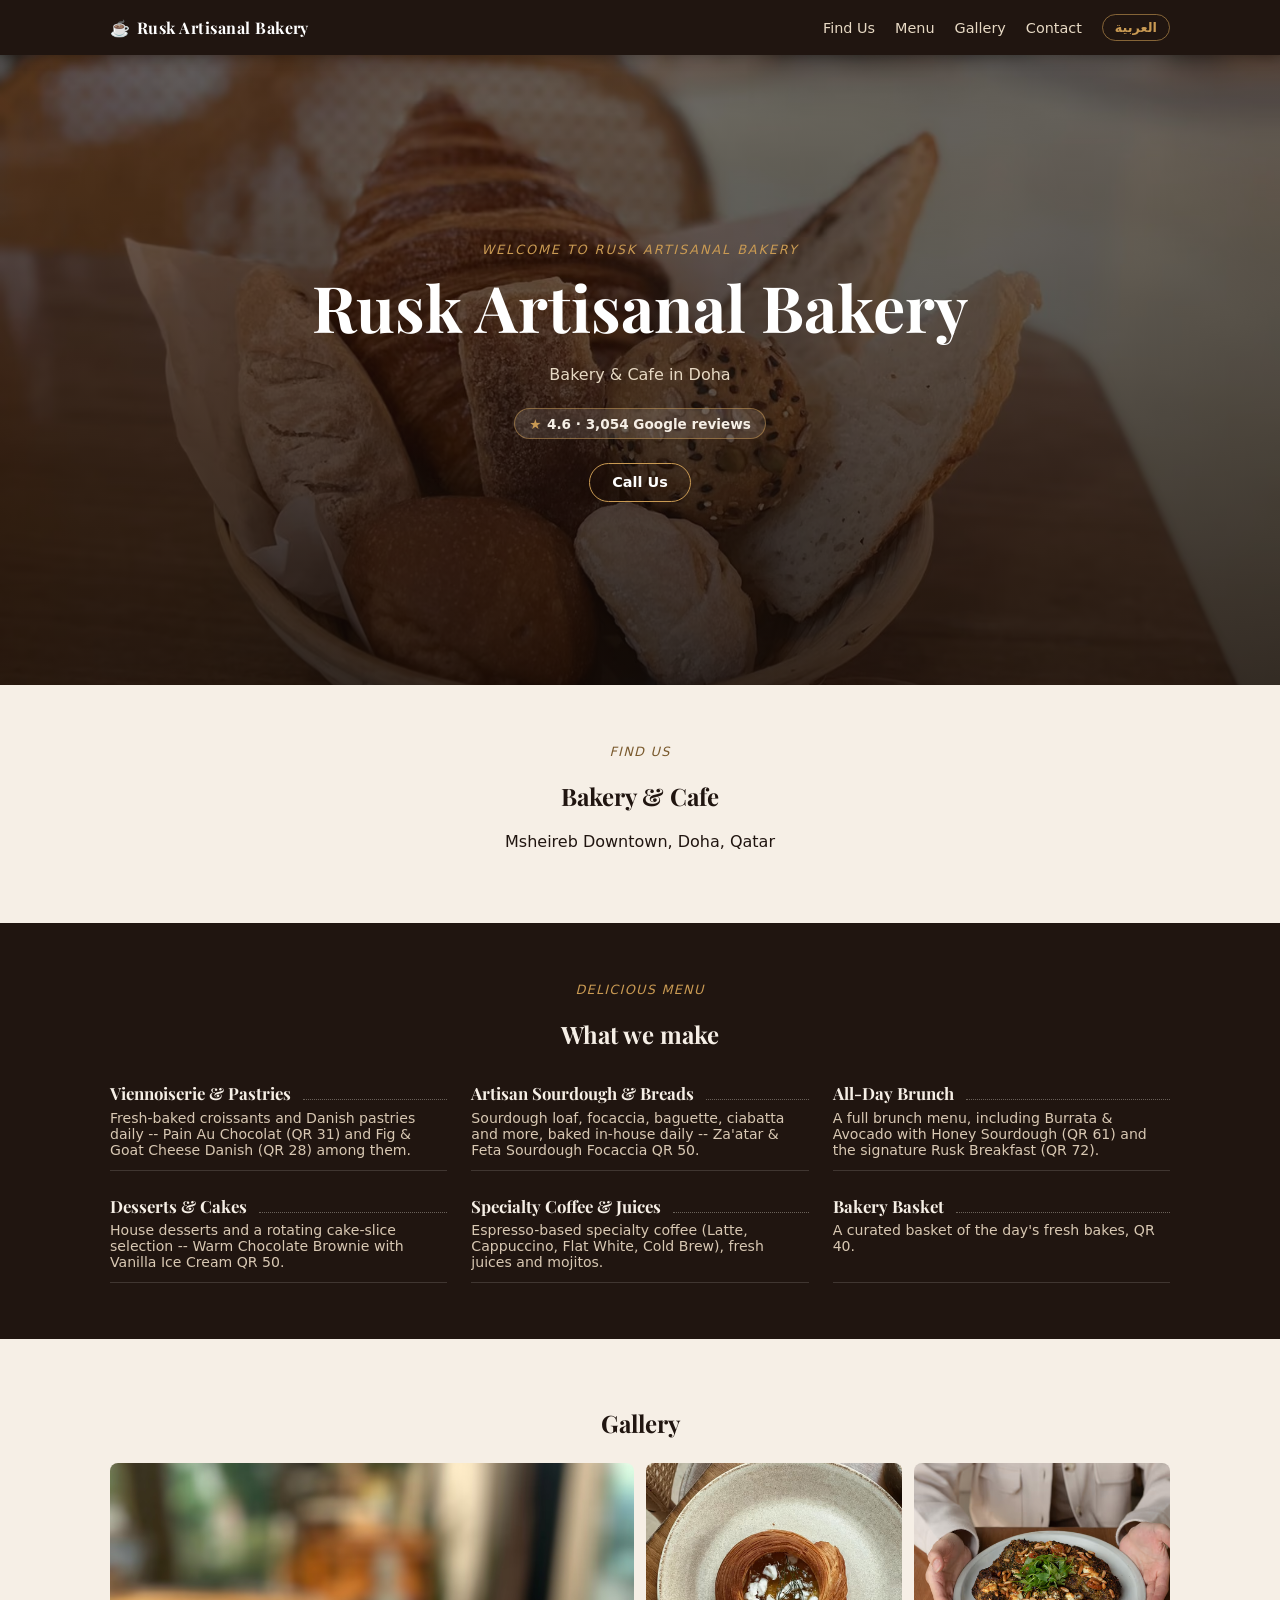
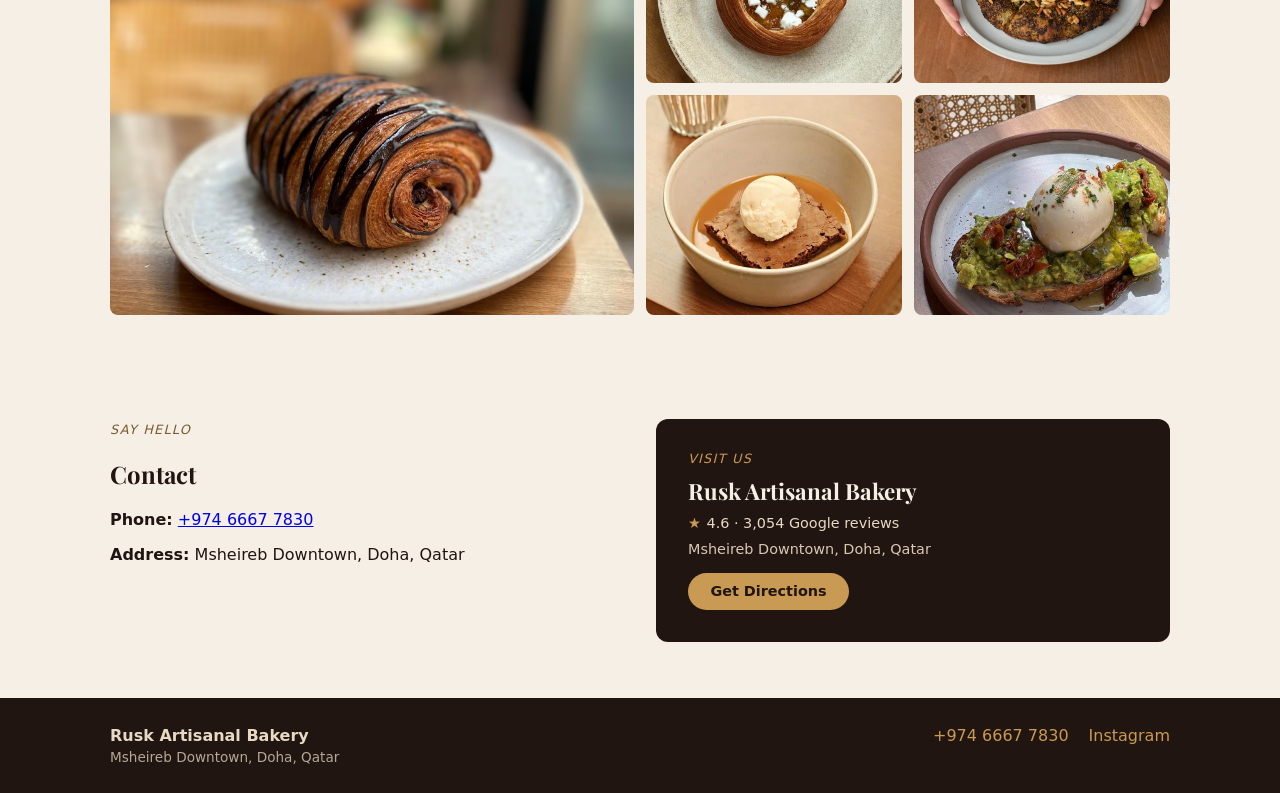
<file: 43cd5414e6e49b5c/index.html>
<!DOCTYPE html><html lang="en" dir="ltr" data-template="food-cafe" style="--accent: #8B5E34;" data-astro-cid-z4jru4n3><head><meta charset="utf-8"><meta name="viewport" content="width=device-width, initial-scale=1"><link rel="preload" as="image" href="photos/rusk-artisanal-bakery/hero-bakery-basket.avif" type="image/avif" fetchpriority="high"><title>Rusk Artisanal Bakery — Bakery &amp; Cafe</title><meta name="description" content="Rusk Artisanal Bakery — Bakery &amp; Cafe — Doha"><meta name="robots" content="index, follow"><link rel="icon" href="favicon.png"><!-- Open Graph tags --><meta property="og:title" content="Rusk Artisanal Bakery — Bakery &amp; Cafe"><meta property="og:description" content="Rusk Artisanal Bakery — Bakery &amp; Cafe — Doha"><meta property="og:type" content="website"><meta property="og:image" content="og-image.jpg"><script type="application/ld+json">{"@context":"https://schema.org","@type":["LocalBusiness","FoodEstablishment"],"name":"Rusk Artisanal Bakery","servesCuisine":"Bakery & Cafe","address":{"@type":"PostalAddress","streetAddress":"Msheireb Downtown, Doha, Qatar","addressLocality":"Doha","addressCountry":"QA"},"telephone":"+974 6667 7830","hasMap":"https://www.google.com/maps/search/Rusk+Artisanal+Bakery+Doha+Qatar","aggregateRating":{"@type":"AggregateRating","ratingValue":4.6,"reviewCount":3054},"image":["/photos/rusk-artisanal-bakery/hero-bakery-basket.jpg","/photos/rusk-artisanal-bakery/pain-au-chocolat.jpg","/photos/rusk-artisanal-bakery/fig-goat-cheese-danish.jpg","/photos/rusk-artisanal-bakery/zaatar-feta-focaccia.jpg","/photos/rusk-artisanal-bakery/chocolate-brownie.jpg","/photos/rusk-artisanal-bakery/burrata-avocado-honey-sourdough.jpg"],"sameAs":["https://instagram.com/rusk.qa"]}</script><style>@font-face{font-family:Noto Kufi Arabic;src:url(fonts/NotoKufiArabic-Regular.woff2)format("woff2");font-weight:400 700;font-display:swap}html[dir=rtl] body{direction:rtl;font-family:Noto Kufi Arabic,Cairo,sans-serif}[data-astro-cid-z4jru4n3]{box-sizing:border-box}body{color:#1a1a1a;background:#fff;margin:0;font-family:system-ui,-apple-system,Segoe UI,Roboto,sans-serif}img[data-astro-cid-z4jru4n3]{max-width:100%;display:block}a[data-astro-cid-z4jru4n3]{color:inherit}.preview-banner[data-astro-cid-z4jru4n3]{z-index:9999;color:#fff;text-align:center;white-space:nowrap;text-overflow:ellipsis;letter-spacing:.02em;background:#111;height:28px;font-size:.72rem;line-height:28px;position:fixed;top:0;left:0;right:0;overflow:hidden}body.has-preview-banner{padding-top:28px}.container[data-astro-cid-z4jru4n3]{max-width:1100px;margin:0 auto;padding:0 1.25rem}.service-premium[data-astro-cid-2eliibnh]{--navy:#212529;color:#212529}.navbar[data-astro-cid-2eliibnh]{background:var(--navy);color:#fff;z-index:10;padding:.9rem 0;position:sticky;top:0}.navbar-row[data-astro-cid-2eliibnh]{justify-content:space-between;align-items:center;display:flex}.brand[data-astro-cid-2eliibnh]{text-transform:uppercase;letter-spacing:.05em;font-weight:700}.navlinks[data-astro-cid-2eliibnh] a[data-astro-cid-2eliibnh]{color:#d8d8d8;text-transform:uppercase;letter-spacing:.04em;margin-left:1.5rem;font-size:.8rem;text-decoration:none}.masthead[data-astro-cid-2eliibnh]{background:linear-gradient(160deg, var(--accent), #1b1f24);color:#fff;text-align:center;padding:6rem 0}.masthead-subheading[data-astro-cid-2eliibnh]{opacity:.9;margin-bottom:.5rem;font-size:1.1rem}.masthead-heading[data-astro-cid-2eliibnh]{text-transform:uppercase;margin-bottom:1.5rem;font-size:clamp(2rem,5vw,3.25rem);font-weight:700}.btn[data-astro-cid-2eliibnh]{color:var(--navy);text-transform:uppercase;background:#fff;border-radius:.25rem;padding:.75rem 1.75rem;font-size:.85rem;font-weight:700;text-decoration:none;display:inline-block}.page-section[data-astro-cid-2eliibnh]{padding:4rem 0}.bg-light[data-astro-cid-2eliibnh]{background:#f8f9fa}.section-heading[data-astro-cid-2eliibnh]{text-align:center;text-transform:uppercase;margin-bottom:2.5rem;font-weight:700}.grid[data-astro-cid-2eliibnh]{text-align:center;grid-template-columns:repeat(auto-fit,minmax(220px,1fr));gap:2rem;display:grid}.icon-circle[data-astro-cid-2eliibnh]{background:var(--accent);color:#fff;border-radius:50%;justify-content:center;align-items:center;width:3.5rem;height:3.5rem;margin-bottom:1rem;font-weight:700;display:inline-flex}.service[data-astro-cid-2eliibnh] h4[data-astro-cid-2eliibnh]{margin:.5rem 0}.service[data-astro-cid-2eliibnh] p[data-astro-cid-2eliibnh]{color:#6c757d;font-size:.92rem}.portfolio-grid[data-astro-cid-2eliibnh]{grid-template-columns:repeat(auto-fit,minmax(220px,1fr));gap:1rem;display:grid}.portfolio-grid[data-astro-cid-2eliibnh] img[data-astro-cid-2eliibnh]{object-fit:cover;border-radius:.4rem;width:100%;height:220px}.contact-inner[data-astro-cid-2eliibnh]{text-align:center}.map[data-astro-cid-2eliibnh]{border-radius:.4rem;margin-top:1rem}.footer[data-astro-cid-2eliibnh]{background:var(--navy);color:#d8d8d8;text-align:center;padding:1.5rem 0;font-size:.85rem}html[dir=rtl] .navlinks[data-astro-cid-2eliibnh] a[data-astro-cid-2eliibnh]{margin-left:0;margin-right:1.5rem}.clean-minimal[data-astro-cid-uczmm4td]{--ink:#0f172a;--muted:#64748b;color:var(--ink)}.nav[data-astro-cid-uczmm4td]{padding:1.5rem 0}.nav-row[data-astro-cid-uczmm4td]{justify-content:space-between;align-items:center;display:flex}.brand[data-astro-cid-uczmm4td]{font-size:1.15rem;font-weight:700}.nav[data-astro-cid-uczmm4td] a[data-astro-cid-uczmm4td]{color:var(--muted);margin-left:1.5rem;font-size:.95rem;text-decoration:none}.hero[data-astro-cid-uczmm4td]{padding:3rem 0 4rem}.hero-inner[data-astro-cid-uczmm4td]{text-align:center;max-width:720px;margin:0 auto}.badge[data-astro-cid-uczmm4td]{border:1px solid rgba(var(--accent-rgb,30, 41, 59), .25);background:color-mix(in srgb, var(--accent) 12%, white);color:var(--accent);text-transform:uppercase;letter-spacing:.06em;border-radius:999px;margin-bottom:1rem;padding:.3rem .9rem;font-size:.75rem;font-weight:600;display:inline-block}.hero[data-astro-cid-uczmm4td] h1[data-astro-cid-uczmm4td]{letter-spacing:-.02em;margin:0 0 .75rem;font-size:clamp(2.25rem,5vw,3.5rem);font-weight:800;line-height:1.05}.subtitle[data-astro-cid-uczmm4td]{color:var(--muted);margin-bottom:1.75rem;font-size:1.15rem}.actions[data-astro-cid-uczmm4td]{flex-wrap:wrap;justify-content:center;gap:.75rem;margin-bottom:2.5rem;display:flex}.btn[data-astro-cid-uczmm4td]{border-radius:.5rem;padding:.7rem 1.5rem;font-size:.95rem;font-weight:600;text-decoration:none;display:inline-block}.btn-primary[data-astro-cid-uczmm4td]{background:var(--accent);color:#fff}.btn-outline[data-astro-cid-uczmm4td]{color:var(--ink);border:1px solid #d7dae0}.hero-image[data-astro-cid-uczmm4td]{object-fit:cover;border-radius:1rem;width:100%;max-height:30rem;margin:0 auto}.services[data-astro-cid-uczmm4td],.gallery[data-astro-cid-uczmm4td],.contact[data-astro-cid-uczmm4td]{border-top:1px solid #eef0f3;padding:3.5rem 0}.services[data-astro-cid-uczmm4td] h2[data-astro-cid-uczmm4td],.contact[data-astro-cid-uczmm4td] h2[data-astro-cid-uczmm4td]{text-align:center;margin-bottom:2rem;font-size:1.75rem}.grid[data-astro-cid-uczmm4td]{grid-template-columns:repeat(auto-fit,minmax(220px,1fr));gap:1.5rem;display:grid}.card[data-astro-cid-uczmm4td]{border:1px solid #eef0f3;border-radius:.75rem;padding:1.5rem}.card[data-astro-cid-uczmm4td] h3[data-astro-cid-uczmm4td]{margin:0 0 .5rem;font-size:1.1rem}.card[data-astro-cid-uczmm4td] p[data-astro-cid-uczmm4td]{color:var(--muted);margin:0;font-size:.92rem}.gallery-grid[data-astro-cid-uczmm4td]{grid-template-columns:repeat(auto-fit,minmax(200px,1fr));gap:.75rem;display:grid}.gallery-grid[data-astro-cid-uczmm4td] img[data-astro-cid-uczmm4td]{object-fit:cover;border-radius:.6rem;width:100%;height:220px}.contact[data-astro-cid-uczmm4td]{text-align:center}.map[data-astro-cid-uczmm4td]{border-radius:.6rem;margin-top:1rem}.footer[data-astro-cid-uczmm4td]{text-align:center;color:var(--muted);padding:2rem 0;font-size:.85rem}html[dir=rtl] .nav[data-astro-cid-uczmm4td] a[data-astro-cid-uczmm4td]{margin-left:0;margin-right:1.5rem}@font-face{font-family:Playfair Display;src:url(fonts/PlayfairDisplay-700.woff2)format("woff2");font-weight:700;font-display:swap}.container[data-astro-cid-e42psgzj]{box-sizing:border-box;max-width:1100px;margin:0 auto;padding:0 1.25rem}.food-cafe[data-astro-cid-e42psgzj]{--cafe-dark:#201510;--cafe-cream:#f6efe6;--cafe-gold:#c99a53;--cafe-gold-deep:#7a5a2e;--cafe-display-font:"Playfair Display", "Noto Kufi Arabic", Georgia, "Times New Roman", serif;background:var(--cafe-cream);color:var(--cafe-dark)}.food-cafe[data-astro-cid-e42psgzj] h1[data-astro-cid-e42psgzj],.food-cafe[data-astro-cid-e42psgzj] h2[data-astro-cid-e42psgzj],.food-cafe[data-astro-cid-e42psgzj] h3[data-astro-cid-e42psgzj],.food-cafe[data-astro-cid-e42psgzj] .brand[data-astro-cid-e42psgzj]{font-family:var(--cafe-display-font)}.navbar[data-astro-cid-e42psgzj]{background:var(--cafe-dark);color:#fff;z-index:20;padding:.9rem 0;position:sticky;top:0;box-shadow:0 2px 12px #00000040}body.has-preview-banner .navbar[data-astro-cid-e42psgzj]{top:28px}.navbar-row[data-astro-cid-e42psgzj]{justify-content:space-between;align-items:center;display:flex;position:relative}.brand[data-astro-cid-e42psgzj]{color:#fff;letter-spacing:.03em;font-weight:700;text-decoration:none}.brand-mark[data-astro-cid-e42psgzj]{margin-right:.4rem}.navlinks[data-astro-cid-e42psgzj]{align-items:center;display:flex}.navlinks[data-astro-cid-e42psgzj] a[data-astro-cid-e42psgzj]{color:#e7d9c4;margin-left:1.25rem;font-size:.9rem;text-decoration:none}.lang-toggle[data-astro-cid-e42psgzj]{color:var(--cafe-gold);cursor:pointer;background:0 0;border:1px solid #c99a5399;border-radius:999px;margin-left:1.25rem;padding:.3rem .75rem;font-family:inherit;font-size:.8rem;font-weight:600}.lang-toggle[data-astro-cid-e42psgzj]:hover,.lang-toggle[data-astro-cid-e42psgzj]:focus-visible{background:#c99a5326}.nav-toggle[data-astro-cid-e42psgzj]{cursor:pointer;background:0 0;border:none;flex-direction:column;justify-content:center;gap:5px;width:32px;height:32px;padding:0;display:none}.nav-toggle-bar[data-astro-cid-e42psgzj]{background:#fff;width:100%;height:2px;transition:transform .2s,opacity .2s;display:block}.nav-toggle[data-astro-cid-e42psgzj][aria-expanded=true] .nav-toggle-bar[data-astro-cid-e42psgzj]:first-child{transform:translateY(7px)rotate(45deg)}.nav-toggle[data-astro-cid-e42psgzj][aria-expanded=true] .nav-toggle-bar[data-astro-cid-e42psgzj]:nth-child(2){opacity:0}.nav-toggle[data-astro-cid-e42psgzj][aria-expanded=true] .nav-toggle-bar[data-astro-cid-e42psgzj]:nth-child(3){transform:translateY(-7px)rotate(-45deg)}.i18n-ar[data-astro-cid-e42psgzj]{display:none}html[dir=rtl] .i18n-ar[data-astro-cid-e42psgzj]{display:inline}html[dir=rtl] .i18n-en[data-astro-cid-e42psgzj]{display:none}.hero-section[data-astro-cid-e42psgzj]{background-color:var(--cafe-dark);color:#fff;text-align:center;background-position:50%;background-size:cover;justify-content:center;align-items:center;min-height:70vh;display:flex;position:relative;overflow:hidden}.hero-img[data-astro-cid-e42psgzj]{object-fit:cover;object-position:center;z-index:0;width:100%;height:100%;position:absolute;inset:0}.hero-overlay[data-astro-cid-e42psgzj]{z-index:1;background:linear-gradient(#140d088c,#0f0906d1);position:absolute;inset:0}.hero-content[data-astro-cid-e42psgzj]{z-index:2;position:relative}.small-text[data-astro-cid-e42psgzj]{text-transform:uppercase;letter-spacing:.15em;color:var(--cafe-gold);font-size:.8rem}.hero-content[data-astro-cid-e42psgzj] h1[data-astro-cid-e42psgzj]{text-wrap:balance;margin:.4rem 0;font-size:clamp(2rem,6vw,4rem)}.lead[data-astro-cid-e42psgzj]{color:#e7d9c4;margin-bottom:1.5rem}.rating-badge[data-astro-cid-e42psgzj]{color:#f6efe6;background:#f6efe61f;border:1px solid #c99a5380;border-radius:999px;align-items:center;margin-bottom:1.5rem;padding:.4rem .9rem;font-size:.85rem;font-weight:600;text-decoration:none;display:inline-flex}.rating-stars[data-astro-cid-e42psgzj]{color:var(--cafe-gold);margin-inline-end:.35rem}.hero-actions[data-astro-cid-e42psgzj]{justify-content:center;gap:.75rem;display:flex}.btn[data-astro-cid-e42psgzj]{border-radius:999px;padding:.65rem 1.4rem;font-size:.9rem;font-weight:600;text-decoration:none;display:inline-block}.btn-outline[data-astro-cid-e42psgzj]{border:1px solid var(--cafe-gold);color:#fff}.btn-solid[data-astro-cid-e42psgzj]{background:var(--cafe-gold);color:#201510}.about-section[data-astro-cid-e42psgzj],.menu-section[data-astro-cid-e42psgzj],.contact-section[data-astro-cid-e42psgzj]{padding:3.5rem 0}.about-inner[data-astro-cid-e42psgzj]{text-align:center;max-width:640px;margin:0 auto}.about-inner[data-astro-cid-e42psgzj] em[data-astro-cid-e42psgzj],.menu-heading[data-astro-cid-e42psgzj] em[data-astro-cid-e42psgzj],.contact-info[data-astro-cid-e42psgzj] em[data-astro-cid-e42psgzj],.visit-card[data-astro-cid-e42psgzj] em[data-astro-cid-e42psgzj]{text-transform:uppercase;letter-spacing:.1em;font-size:.8rem}.about-inner[data-astro-cid-e42psgzj] em[data-astro-cid-e42psgzj],.contact-info[data-astro-cid-e42psgzj] em[data-astro-cid-e42psgzj]{color:var(--cafe-gold-deep)}.menu-heading[data-astro-cid-e42psgzj] em[data-astro-cid-e42psgzj],.visit-card[data-astro-cid-e42psgzj] em[data-astro-cid-e42psgzj]{color:var(--cafe-gold)}.menu-section[data-astro-cid-e42psgzj]{background:var(--cafe-dark);color:#f6efe6}.menu-heading[data-astro-cid-e42psgzj]{text-align:center;margin-bottom:2rem}.menu-grid[data-astro-cid-e42psgzj]{grid-template-columns:repeat(auto-fit,minmax(260px,1fr));gap:1.5rem;display:grid}.menu-block[data-astro-cid-e42psgzj]{border-bottom:1px solid #f6efe626;padding-bottom:.75rem}.menu-block-row[data-astro-cid-e42psgzj]{align-items:baseline;gap:.75rem;display:flex}.menu-block[data-astro-cid-e42psgzj] h3[data-astro-cid-e42psgzj]{margin:0;font-size:1.05rem}.underline[data-astro-cid-e42psgzj]{border-bottom:1px dotted #f6efe659;flex:1;height:.6em}.menu-desc[data-astro-cid-e42psgzj]{color:#d8c8b3;overflow-wrap:anywhere;margin:.35rem 0 0;font-size:.88rem}.gallery-section[data-astro-cid-e42psgzj]{padding:3rem 0}.gallery-heading[data-astro-cid-e42psgzj]{text-align:center;margin-bottom:1.5rem}.gallery-grid[data-astro-cid-e42psgzj]{grid-template-columns:repeat(auto-fit,minmax(200px,1fr));gap:.75rem;display:grid}.gallery-grid[data-astro-cid-e42psgzj] picture[data-astro-cid-e42psgzj]{display:block}.gallery-grid[data-astro-cid-e42psgzj] img[data-astro-cid-e42psgzj]{object-fit:cover;border-radius:.5rem;width:100%;height:220px}.gallery-grid[data-astro-cid-e42psgzj].mosaic{grid-template-rows:repeat(2,220px);grid-template-columns:repeat(4,1fr);grid-template-areas:"a a b c""a a d e"}.gallery-grid[data-astro-cid-e42psgzj].mosaic picture[data-astro-cid-e42psgzj]:first-child{grid-area:a;height:100%}.gallery-grid[data-astro-cid-e42psgzj].mosaic picture[data-astro-cid-e42psgzj]:first-child img[data-astro-cid-e42psgzj]{height:100%}.gallery-grid[data-astro-cid-e42psgzj].mosaic picture[data-astro-cid-e42psgzj]:nth-child(2){grid-area:b}.gallery-grid[data-astro-cid-e42psgzj].mosaic picture[data-astro-cid-e42psgzj]:nth-child(3){grid-area:c}.gallery-grid[data-astro-cid-e42psgzj].mosaic picture[data-astro-cid-e42psgzj]:nth-child(4){grid-area:d}.gallery-grid[data-astro-cid-e42psgzj].mosaic picture[data-astro-cid-e42psgzj]:nth-child(5){grid-area:e}.contact-grid[data-astro-cid-e42psgzj]{grid-template-columns:1fr 1fr;align-items:stretch;gap:2rem;display:grid}.visit-card[data-astro-cid-e42psgzj]{background:var(--cafe-dark);color:#f6efe6;border-radius:.75rem;flex-direction:column;justify-content:center;gap:.6rem;padding:2rem;display:flex}.visit-card[data-astro-cid-e42psgzj] h3[data-astro-cid-e42psgzj]{margin:0;font-size:1.4rem}.visit-rating[data-astro-cid-e42psgzj]{color:#e7d9c4;margin:0;font-size:.9rem}.visit-address[data-astro-cid-e42psgzj]{color:#d8c8b3;margin:0 0 .4rem;font-size:.9rem}.visit-card[data-astro-cid-e42psgzj] .btn[data-astro-cid-e42psgzj]{align-self:flex-start}.site-footer[data-astro-cid-e42psgzj]{background:var(--cafe-dark);color:#e7d9c4;padding:1.75rem 0}.footer-row[data-astro-cid-e42psgzj]{flex-wrap:wrap;justify-content:space-between;align-items:flex-start;gap:1rem;display:flex}.footer-brand[data-astro-cid-e42psgzj]{flex-direction:column;gap:.25rem;display:flex}.footer-address[data-astro-cid-e42psgzj]{color:#e7d9c4;opacity:.75;font-size:.85rem}.footer-links[data-astro-cid-e42psgzj]{gap:1.25rem;display:flex}.footer-row[data-astro-cid-e42psgzj] a[data-astro-cid-e42psgzj]{color:var(--cafe-gold);text-decoration:none}@media (width<=720px){.contact-grid[data-astro-cid-e42psgzj]{grid-template-columns:1fr}.gallery-grid[data-astro-cid-e42psgzj].mosaic{grid-template-rows:repeat(3,180px);grid-template-columns:1fr 1fr;grid-template-areas:"a a""b c""d e"}.nav-toggle[data-astro-cid-e42psgzj]{display:flex}.navlinks[data-astro-cid-e42psgzj]{background:var(--cafe-dark);flex-direction:column;align-items:stretch;padding:.5rem 1.25rem 1rem;display:none;position:absolute;top:100%;left:0;right:0;box-shadow:0 14px 24px #0000004d}.navlinks[data-astro-cid-e42psgzj].open{display:flex}.navlinks[data-astro-cid-e42psgzj] a[data-astro-cid-e42psgzj],.navlinks[data-astro-cid-e42psgzj] .lang-toggle[data-astro-cid-e42psgzj]{text-align:left;border-bottom:1px solid #ffffff1a;margin:0;padding:.75rem 0}.navlinks[data-astro-cid-e42psgzj] .lang-toggle[data-astro-cid-e42psgzj]{text-align:left;border-top:none;border-left:none;border-right:none;border-radius:0;width:100%}}html[dir=rtl] .navlinks[data-astro-cid-e42psgzj] a[data-astro-cid-e42psgzj],html[dir=rtl] .lang-toggle[data-astro-cid-e42psgzj]{margin-left:0;margin-right:1.25rem}@media (width<=720px){html[dir=rtl] .navlinks[data-astro-cid-e42psgzj] a[data-astro-cid-e42psgzj],html[dir=rtl] .lang-toggle[data-astro-cid-e42psgzj]{text-align:right;margin-right:0}}.retail-boutique[data-astro-cid-xol3x3re]{--ink:#171717;color:var(--ink)}.topbar[data-astro-cid-xol3x3re]{background:var(--ink);color:#fff;padding:.4rem 0;font-size:.78rem}.topbar-row[data-astro-cid-xol3x3re]{justify-content:space-between;display:flex}.header[data-astro-cid-xol3x3re]{border-bottom:1px solid #eee;padding:1rem 0}.header-row[data-astro-cid-xol3x3re]{justify-content:space-between;align-items:center;display:flex}.brand[data-astro-cid-xol3x3re]{letter-spacing:-.01em;font-size:1.2rem;font-weight:800}.collections[data-astro-cid-xol3x3re] a[data-astro-cid-xol3x3re]{color:var(--ink);margin-left:1.25rem;font-size:.88rem;text-decoration:none}.banner[data-astro-cid-xol3x3re]{color:#fff;background-color:#eee;background-position:50%;background-size:cover;align-items:center;min-height:50vh;display:flex;position:relative}.banner-overlay[data-astro-cid-xol3x3re]{background:#0a0a0ab8;position:absolute;inset:0}.banner-content[data-astro-cid-xol3x3re]{z-index:1;position:relative}.banner[data-astro-cid-xol3x3re] h1[data-astro-cid-xol3x3re]{margin:0 0 .4rem;font-size:clamp(2rem,5vw,3rem)}.btn[data-astro-cid-xol3x3re]{color:var(--ink);background:#fff;border-radius:999px;margin-top:1rem;padding:.65rem 1.5rem;font-size:.85rem;font-weight:700;text-decoration:none;display:inline-block}.collections-section[data-astro-cid-xol3x3re],.contact-section[data-astro-cid-xol3x3re]{padding:3.5rem 0}.collections-section[data-astro-cid-xol3x3re] h2[data-astro-cid-xol3x3re],.contact-section[data-astro-cid-xol3x3re] h2[data-astro-cid-xol3x3re]{text-align:center;margin-bottom:2rem}.product-grid[data-astro-cid-xol3x3re]{grid-template-columns:repeat(auto-fit,minmax(220px,1fr));gap:1.5rem;display:grid}.product-card[data-astro-cid-xol3x3re] img[data-astro-cid-xol3x3re]{object-fit:cover;border-radius:.4rem;width:100%;height:200px;margin-bottom:.75rem}.product-card[data-astro-cid-xol3x3re] h3[data-astro-cid-xol3x3re]{margin:0 0 .25rem;font-size:1.02rem}.product-card[data-astro-cid-xol3x3re] p[data-astro-cid-xol3x3re]{color:#6b6b6b;margin:0;font-size:.88rem}.contact-section[data-astro-cid-xol3x3re]{text-align:center;background:#fafafa}.map[data-astro-cid-xol3x3re]{border-radius:.4rem;margin-top:1rem}.footer[data-astro-cid-xol3x3re]{text-align:center;color:#6b6b6b;padding:1.5rem 0;font-size:.85rem}html[dir=rtl] .collections[data-astro-cid-xol3x3re] a[data-astro-cid-xol3x3re]{margin-left:0;margin-right:1.25rem}
</style></head><body class data-astro-cid-z4jru4n3><main class="food-cafe" data-astro-cid-e42psgzj><nav class="navbar" data-astro-cid-e42psgzj><div class="container navbar-row" data-astro-cid-e42psgzj><a class="brand" href="#top" data-astro-cid-e42psgzj><span class="brand-mark" data-astro-cid-e42psgzj>&#9749;</span><span class="i18n-en" data-astro-cid-e42psgzj>Rusk Artisanal Bakery</span><span class="i18n-ar" style="display:none" lang="ar" dir="rtl" data-astro-cid-e42psgzj>مخبز رسك</span></a><!-- Mobile hamburger menu (pure CSS/vanilla JS, no framework) -- fixes the "no mobile
           navigation at all" defect: previously .navlinks was simply `display: none` below
           720px with no way to open it (REAL_CLIENT_TEST/ADVERSARIAL_REVIEW.md attack #5). Only
           visible at the mobile breakpoint (see .nav-toggle CSS); toggles #navMenu open/closed
           and is fully keyboard-accessible (a real <button>, aria-expanded kept in sync). --><button type="button" class="nav-toggle" id="navToggle" aria-expanded="false" aria-controls="navMenu" aria-label="Toggle navigation menu / فتح القائمة" data-astro-cid-e42psgzj><span class="nav-toggle-bar" data-astro-cid-e42psgzj></span><span class="nav-toggle-bar" data-astro-cid-e42psgzj></span><span class="nav-toggle-bar" data-astro-cid-e42psgzj></span></button><div class="navlinks" id="navMenu" data-astro-cid-e42psgzj><!-- 2026-09-12 detail QA pass: label changed from "About"/"من نحن" to "Find Us"/"موقعنا"
             to match the #about section's own eyebrow just below (renamed from "Our Story" during
             the adversarial review's content-honesty fix -- see that section's comment) -- the nav
             link and its destination's own heading had gone out of sync, a small but real
             navigation-copy inconsistency nobody had re-checked since that rename. --><a href="#about" data-astro-cid-e42psgzj><span class="i18n-en" data-astro-cid-e42psgzj>Find Us</span><span class="i18n-ar" style="display:none" lang="ar" dir="rtl" data-astro-cid-e42psgzj>موقعنا</span></a><a href="#menu" data-astro-cid-e42psgzj><span class="i18n-en" data-astro-cid-e42psgzj>Menu</span><span class="i18n-ar" style="display:none" lang="ar" dir="rtl" data-astro-cid-e42psgzj>قائمة الطعام</span></a><a href="#gallery" data-astro-cid-e42psgzj><span class="i18n-en" data-astro-cid-e42psgzj>Gallery</span><span class="i18n-ar" style="display:none" lang="ar" dir="rtl" data-astro-cid-e42psgzj>معرض الصور</span></a><a href="#contact" data-astro-cid-e42psgzj><span class="i18n-en" data-astro-cid-e42psgzj>Contact</span><span class="i18n-ar" style="display:none" lang="ar" dir="rtl" data-astro-cid-e42psgzj>تواصل</span></a><!-- Language toggle: shows the language you can SWITCH TO (standard convention), e.g.
             "العربية" while the page is in English. Pure client-side; flips <html lang>/<dir>,
             which the .i18n-en/.i18n-ar CSS rules key off of -- see the <style> block and the
             <script> at the bottom of this component. --><button type="button" class="lang-toggle" id="langToggle" aria-label="Switch language / تبديل اللغة" data-astro-cid-e42psgzj><span class="i18n-en" lang="ar" dir="rtl" data-astro-cid-e42psgzj>العربية</span><span class="i18n-ar" style="display:none" lang="en" dir="ltr" data-astro-cid-e42psgzj>English</span></button></div></div></nav><section id="top" class="hero-section" data-astro-cid-e42psgzj><picture data-astro-cid-e42psgzj><source type="image/avif" srcset="photos/rusk-artisanal-bakery/hero-bakery-basket.avif" data-astro-cid-e42psgzj><source type="image/webp" srcset="photos/rusk-artisanal-bakery/hero-bakery-basket.webp" data-astro-cid-e42psgzj><img class="hero-img" src="photos/rusk-artisanal-bakery/hero-bakery-basket.jpg" width="1536" height="2048" alt="" fetchpriority="high" loading="eager" decoding="async" data-astro-cid-e42psgzj></picture><div class="hero-overlay" data-astro-cid-e42psgzj></div><div class="container hero-content" data-astro-cid-e42psgzj><em class="small-text" data-astro-cid-e42psgzj><span class="i18n-en" data-astro-cid-e42psgzj>welcome to Rusk Artisanal Bakery</span><span class="i18n-ar" style="display:none" lang="ar" dir="rtl" data-astro-cid-e42psgzj>أهلاً بكم في مخبز رسك</span></em><h1 data-astro-cid-e42psgzj><span class="i18n-en" data-astro-cid-e42psgzj>Rusk Artisanal Bakery</span><span class="i18n-ar" style="display:none" lang="ar" dir="rtl" data-astro-cid-e42psgzj>مخبز رسك</span></h1><p class="lead" data-astro-cid-e42psgzj><span class="i18n-en" data-astro-cid-e42psgzj>Bakery &amp; Cafe in Doha</span><span class="i18n-ar" style="display:none" lang="ar" dir="rtl" data-astro-cid-e42psgzj>مخبز ومقهى في الدوحة</span></p><a class="rating-badge" href="https://www.google.com/maps/search/Rusk+Artisanal+Bakery+Doha+Qatar" target="_blank" rel="noopener" data-astro-cid-e42psgzj><span class="rating-stars" aria-hidden="true" data-astro-cid-e42psgzj>&#9733;</span><span class="i18n-en" data-astro-cid-e42psgzj>4.6 &middot; 3,054 Google reviews</span><span class="i18n-ar" style="display:none" lang="ar" dir="rtl" data-astro-cid-e42psgzj>4.6 &middot; 3,054 تقييم على خرائط جوجل</span></a><div class="hero-actions" data-astro-cid-e42psgzj><a class="btn btn-outline" href="tel:+97466677830" data-astro-cid-e42psgzj><span class="i18n-en" data-astro-cid-e42psgzj>Call Us</span><span class="i18n-ar" style="display:none" lang="ar" dir="rtl" data-astro-cid-e42psgzj>اتصل بنا</span></a></div></div></section><section id="about" class="about-section" data-astro-cid-e42psgzj><div class="container about-inner" data-astro-cid-e42psgzj><em data-astro-cid-e42psgzj><span class="i18n-en" data-astro-cid-e42psgzj>Find Us</span><span class="i18n-ar" style="display:none" lang="ar" dir="rtl" data-astro-cid-e42psgzj>موقعنا</span></em><h2 data-astro-cid-e42psgzj><span class="i18n-en" data-astro-cid-e42psgzj>Bakery &amp; Cafe</span><span class="i18n-ar" style="display:none" lang="ar" dir="rtl" data-astro-cid-e42psgzj>مخبز ومقهى</span></h2><p data-astro-cid-e42psgzj>Msheireb Downtown, Doha, Qatar</p></div></section><section id="menu" class="menu-section" data-astro-cid-e42psgzj><div class="container" data-astro-cid-e42psgzj><div class="menu-heading" data-astro-cid-e42psgzj><em data-astro-cid-e42psgzj><span class="i18n-en" data-astro-cid-e42psgzj>Delicious Menu</span><span class="i18n-ar" style="display:none" lang="ar" dir="rtl" data-astro-cid-e42psgzj>قائمة شهية</span></em><h2 data-astro-cid-e42psgzj><span class="i18n-en" data-astro-cid-e42psgzj>What we make</span><span class="i18n-ar" style="display:none" lang="ar" dir="rtl" data-astro-cid-e42psgzj>ما نصنعه</span></h2></div><div class="menu-grid" data-astro-cid-e42psgzj><div class="menu-block" data-astro-cid-e42psgzj><div class="menu-block-row" data-astro-cid-e42psgzj><h3 data-astro-cid-e42psgzj><span class="i18n-en" data-astro-cid-e42psgzj>Viennoiserie &amp; Pastries</span><span class="i18n-ar" style="display:none" lang="ar" dir="rtl" data-astro-cid-e42psgzj>المعجنات الفرنسية</span></h3><span class="underline" data-astro-cid-e42psgzj></span></div><p class="menu-desc" dir="ltr" data-astro-cid-e42psgzj>Fresh-baked croissants and Danish pastries daily -- Pain Au Chocolat (QR 31) and Fig &amp; Goat Cheese Danish (QR 28) among them.</p></div><div class="menu-block" data-astro-cid-e42psgzj><div class="menu-block-row" data-astro-cid-e42psgzj><h3 data-astro-cid-e42psgzj><span class="i18n-en" data-astro-cid-e42psgzj>Artisan Sourdough &amp; Breads</span><span class="i18n-ar" style="display:none" lang="ar" dir="rtl" data-astro-cid-e42psgzj>الخبز الحرفي</span></h3><span class="underline" data-astro-cid-e42psgzj></span></div><p class="menu-desc" dir="ltr" data-astro-cid-e42psgzj>Sourdough loaf, focaccia, baguette, ciabatta and more, baked in-house daily -- Za&#39;atar &amp; Feta Sourdough Focaccia QR 50.</p></div><div class="menu-block" data-astro-cid-e42psgzj><div class="menu-block-row" data-astro-cid-e42psgzj><h3 data-astro-cid-e42psgzj><span class="i18n-en" data-astro-cid-e42psgzj>All-Day Brunch</span><span class="i18n-ar" style="display:none" lang="ar" dir="rtl" data-astro-cid-e42psgzj>فطور طوال اليوم</span></h3><span class="underline" data-astro-cid-e42psgzj></span></div><p class="menu-desc" dir="ltr" data-astro-cid-e42psgzj>A full brunch menu, including Burrata &amp; Avocado with Honey Sourdough (QR 61) and the signature Rusk Breakfast (QR 72).</p></div><div class="menu-block" data-astro-cid-e42psgzj><div class="menu-block-row" data-astro-cid-e42psgzj><h3 data-astro-cid-e42psgzj><span class="i18n-en" data-astro-cid-e42psgzj>Desserts &amp; Cakes</span><span class="i18n-ar" style="display:none" lang="ar" dir="rtl" data-astro-cid-e42psgzj>الحلويات والكيك</span></h3><span class="underline" data-astro-cid-e42psgzj></span></div><p class="menu-desc" dir="ltr" data-astro-cid-e42psgzj>House desserts and a rotating cake-slice selection -- Warm Chocolate Brownie with Vanilla Ice Cream QR 50.</p></div><div class="menu-block" data-astro-cid-e42psgzj><div class="menu-block-row" data-astro-cid-e42psgzj><h3 data-astro-cid-e42psgzj><span class="i18n-en" data-astro-cid-e42psgzj>Specialty Coffee &amp; Juices</span><span class="i18n-ar" style="display:none" lang="ar" dir="rtl" data-astro-cid-e42psgzj>القهوة المختصة والعصائر</span></h3><span class="underline" data-astro-cid-e42psgzj></span></div><p class="menu-desc" dir="ltr" data-astro-cid-e42psgzj>Espresso-based specialty coffee (Latte, Cappuccino, Flat White, Cold Brew), fresh juices and mojitos.</p></div><div class="menu-block" data-astro-cid-e42psgzj><div class="menu-block-row" data-astro-cid-e42psgzj><h3 data-astro-cid-e42psgzj><span class="i18n-en" data-astro-cid-e42psgzj>Bakery Basket</span><span class="i18n-ar" style="display:none" lang="ar" dir="rtl" data-astro-cid-e42psgzj>سلة المخبوزات</span></h3><span class="underline" data-astro-cid-e42psgzj></span></div><p class="menu-desc" dir="ltr" data-astro-cid-e42psgzj>A curated basket of the day&#39;s fresh bakes, QR 40.</p></div></div></div></section><section id="gallery" class="gallery-section" data-astro-cid-e42psgzj><div class="container" data-astro-cid-e42psgzj><div class="gallery-heading" data-astro-cid-e42psgzj><h2 data-astro-cid-e42psgzj><span class="i18n-en" data-astro-cid-e42psgzj>Gallery</span><span class="i18n-ar" style="display:none" lang="ar" dir="rtl" data-astro-cid-e42psgzj>معرض الصور</span></h2></div><div class="gallery-grid mosaic" data-astro-cid-e42psgzj><picture data-astro-cid-e42psgzj><source type="image/avif" srcset="photos/rusk-artisanal-bakery/pain-au-chocolat-420w.avif 420w, photos/rusk-artisanal-bakery/pain-au-chocolat-840w.avif 840w" sizes="(max-width: 720px) 100vw, 50vw" data-astro-cid-e42psgzj><source type="image/webp" srcset="photos/rusk-artisanal-bakery/pain-au-chocolat-420w.webp 420w, photos/rusk-artisanal-bakery/pain-au-chocolat-840w.webp 840w" sizes="(max-width: 720px) 100vw, 50vw" data-astro-cid-e42psgzj><img src="photos/rusk-artisanal-bakery/pain-au-chocolat-840w.jpg" srcset="photos/rusk-artisanal-bakery/pain-au-chocolat-420w.jpg 420w, photos/rusk-artisanal-bakery/pain-au-chocolat-840w.jpg 840w" sizes="(max-width: 720px) 100vw, 50vw" alt="Pain Au Chocolat at Rusk Artisanal Bakery -- real photo from the bakery's own published menu" loading="lazy" data-astro-cid-e42psgzj></picture><picture data-astro-cid-e42psgzj><source type="image/avif" srcset="photos/rusk-artisanal-bakery/fig-goat-cheese-danish-420w.avif 420w, photos/rusk-artisanal-bakery/fig-goat-cheese-danish-840w.avif 840w" sizes="(max-width: 720px) 50vw, 25vw" data-astro-cid-e42psgzj><source type="image/webp" srcset="photos/rusk-artisanal-bakery/fig-goat-cheese-danish-420w.webp 420w, photos/rusk-artisanal-bakery/fig-goat-cheese-danish-840w.webp 840w" sizes="(max-width: 720px) 50vw, 25vw" data-astro-cid-e42psgzj><img src="photos/rusk-artisanal-bakery/fig-goat-cheese-danish-840w.jpg" srcset="photos/rusk-artisanal-bakery/fig-goat-cheese-danish-420w.jpg 420w, photos/rusk-artisanal-bakery/fig-goat-cheese-danish-840w.jpg 840w" sizes="(max-width: 720px) 50vw, 25vw" alt="Fig &amp; Goat Cheese Danish at Rusk Artisanal Bakery -- real photo from the bakery's own published menu" loading="lazy" data-astro-cid-e42psgzj></picture><picture data-astro-cid-e42psgzj><source type="image/avif" srcset="photos/rusk-artisanal-bakery/zaatar-feta-focaccia.avif" data-astro-cid-e42psgzj><source type="image/webp" srcset="photos/rusk-artisanal-bakery/zaatar-feta-focaccia.webp" data-astro-cid-e42psgzj><img src="photos/rusk-artisanal-bakery/zaatar-feta-focaccia.jpg" alt="Za'atar &amp; Feta Sourdough Focaccia at Rusk Artisanal Bakery -- real photo from the bakery's own published menu" loading="lazy" data-astro-cid-e42psgzj></picture><picture data-astro-cid-e42psgzj><source type="image/avif" srcset="photos/rusk-artisanal-bakery/chocolate-brownie.avif" data-astro-cid-e42psgzj><source type="image/webp" srcset="photos/rusk-artisanal-bakery/chocolate-brownie.webp" data-astro-cid-e42psgzj><img src="photos/rusk-artisanal-bakery/chocolate-brownie.jpg" alt="Warm Chocolate Brownie with Vanilla Ice Cream at Rusk Artisanal Bakery -- real photo from the bakery's own published menu" loading="lazy" data-astro-cid-e42psgzj></picture><picture data-astro-cid-e42psgzj><source type="image/avif" srcset="photos/rusk-artisanal-bakery/burrata-avocado-honey-sourdough.avif" data-astro-cid-e42psgzj><source type="image/webp" srcset="photos/rusk-artisanal-bakery/burrata-avocado-honey-sourdough.webp" data-astro-cid-e42psgzj><img src="photos/rusk-artisanal-bakery/burrata-avocado-honey-sourdough.jpg" alt="Burrata &amp; Avocado with Honey Sourdough at Rusk Artisanal Bakery -- real photo from the bakery's own published menu" loading="lazy" data-astro-cid-e42psgzj></picture></div></div></section><section id="contact" class="contact-section" data-astro-cid-e42psgzj><div class="container contact-grid" data-astro-cid-e42psgzj><div class="contact-info" data-astro-cid-e42psgzj><em data-astro-cid-e42psgzj><span class="i18n-en" data-astro-cid-e42psgzj>Say Hello</span><span class="i18n-ar" style="display:none" lang="ar" dir="rtl" data-astro-cid-e42psgzj>تواصل معنا</span></em><h2 data-astro-cid-e42psgzj><span class="i18n-en" data-astro-cid-e42psgzj>Contact</span><span class="i18n-ar" style="display:none" lang="ar" dir="rtl" data-astro-cid-e42psgzj>بيانات التواصل</span></h2><p data-astro-cid-e42psgzj><strong data-astro-cid-e42psgzj><span class="i18n-en" data-astro-cid-e42psgzj>Phone:</span><span class="i18n-ar" style="display:none" lang="ar" dir="rtl" data-astro-cid-e42psgzj>الهاتف:</span></strong> <a href="tel:+97466677830" dir="ltr" data-astro-cid-e42psgzj>+974 6667 7830</a></p><p data-astro-cid-e42psgzj><strong data-astro-cid-e42psgzj><span class="i18n-en" data-astro-cid-e42psgzj>Address:</span><span class="i18n-ar" style="display:none" lang="ar" dir="rtl" data-astro-cid-e42psgzj>العنوان:</span></strong> Msheireb Downtown, Doha, Qatar</p></div><div class="visit-card" data-astro-cid-e42psgzj><em data-astro-cid-e42psgzj><span class="i18n-en" data-astro-cid-e42psgzj>Visit Us</span><span class="i18n-ar" style="display:none" lang="ar" dir="rtl" data-astro-cid-e42psgzj>زورونا</span></em><h3 data-astro-cid-e42psgzj><span class="i18n-en" data-astro-cid-e42psgzj>Rusk Artisanal Bakery</span><span class="i18n-ar" style="display:none" lang="ar" dir="rtl" data-astro-cid-e42psgzj>مخبز رسك</span></h3><p class="visit-rating" data-astro-cid-e42psgzj><span class="rating-stars" aria-hidden="true" data-astro-cid-e42psgzj>&#9733;</span><span class="i18n-en" data-astro-cid-e42psgzj>4.6 &middot; 3,054 Google reviews</span><span class="i18n-ar" style="display:none" lang="ar" dir="rtl" data-astro-cid-e42psgzj>4.6 &middot; 3,054 تقييم على خرائط جوجل</span></p><p class="visit-address" data-astro-cid-e42psgzj>Msheireb Downtown, Doha, Qatar</p><a class="btn btn-solid" href="https://www.google.com/maps/search/Rusk+Artisanal+Bakery+Doha+Qatar" target="_blank" rel="noopener" data-astro-cid-e42psgzj><span class="i18n-en" data-astro-cid-e42psgzj>Get Directions</span><span class="i18n-ar" style="display:none" lang="ar" dir="rtl" data-astro-cid-e42psgzj>احصل على الاتجاهات</span></a></div></div></section><footer class="site-footer" data-astro-cid-e42psgzj><div class="container footer-row" data-astro-cid-e42psgzj><div class="footer-brand" data-astro-cid-e42psgzj><strong data-astro-cid-e42psgzj><span class="i18n-en" data-astro-cid-e42psgzj>Rusk Artisanal Bakery</span><span class="i18n-ar" style="display:none" lang="ar" dir="rtl" data-astro-cid-e42psgzj>مخبز رسك</span></strong><span class="footer-address" data-astro-cid-e42psgzj>Msheireb Downtown, Doha, Qatar</span></div><div class="footer-links" data-astro-cid-e42psgzj><a href="tel:+97466677830" dir="ltr" data-astro-cid-e42psgzj>+974 6667 7830</a><a href="https://instagram.com/rusk.qa" target="_blank" rel="noopener" data-astro-cid-e42psgzj>Instagram</a></div></div></footer></main><script type="module">var e=document.getElementById(`navToggle`),t=document.getElementById(`navMenu`);e&&t&&(e.addEventListener(`click`,()=>{let n=t.classList.toggle(`open`);e.setAttribute(`aria-expanded`,String(n))}),t.querySelectorAll(`a`).forEach(n=>{n.addEventListener(`click`,()=>{t.classList.remove(`open`),e.setAttribute(`aria-expanded`,`false`)})}));var n=document.getElementById(`langToggle`);if(n){let e=document.querySelectorAll(`.i18n-en`),t=document.querySelectorAll(`.i18n-ar`);n.addEventListener(`click`,()=>{let n=document.documentElement,r=n.getAttribute(`dir`)!==`rtl`;n.setAttribute(`dir`,r?`rtl`:`ltr`),n.setAttribute(`lang`,r?`ar`:`en`),e.forEach(e=>{e.style.display=r?`none`:``}),t.forEach(e=>{e.style.display=r?`inline`:`none`})})}</script></body></html>
</file>
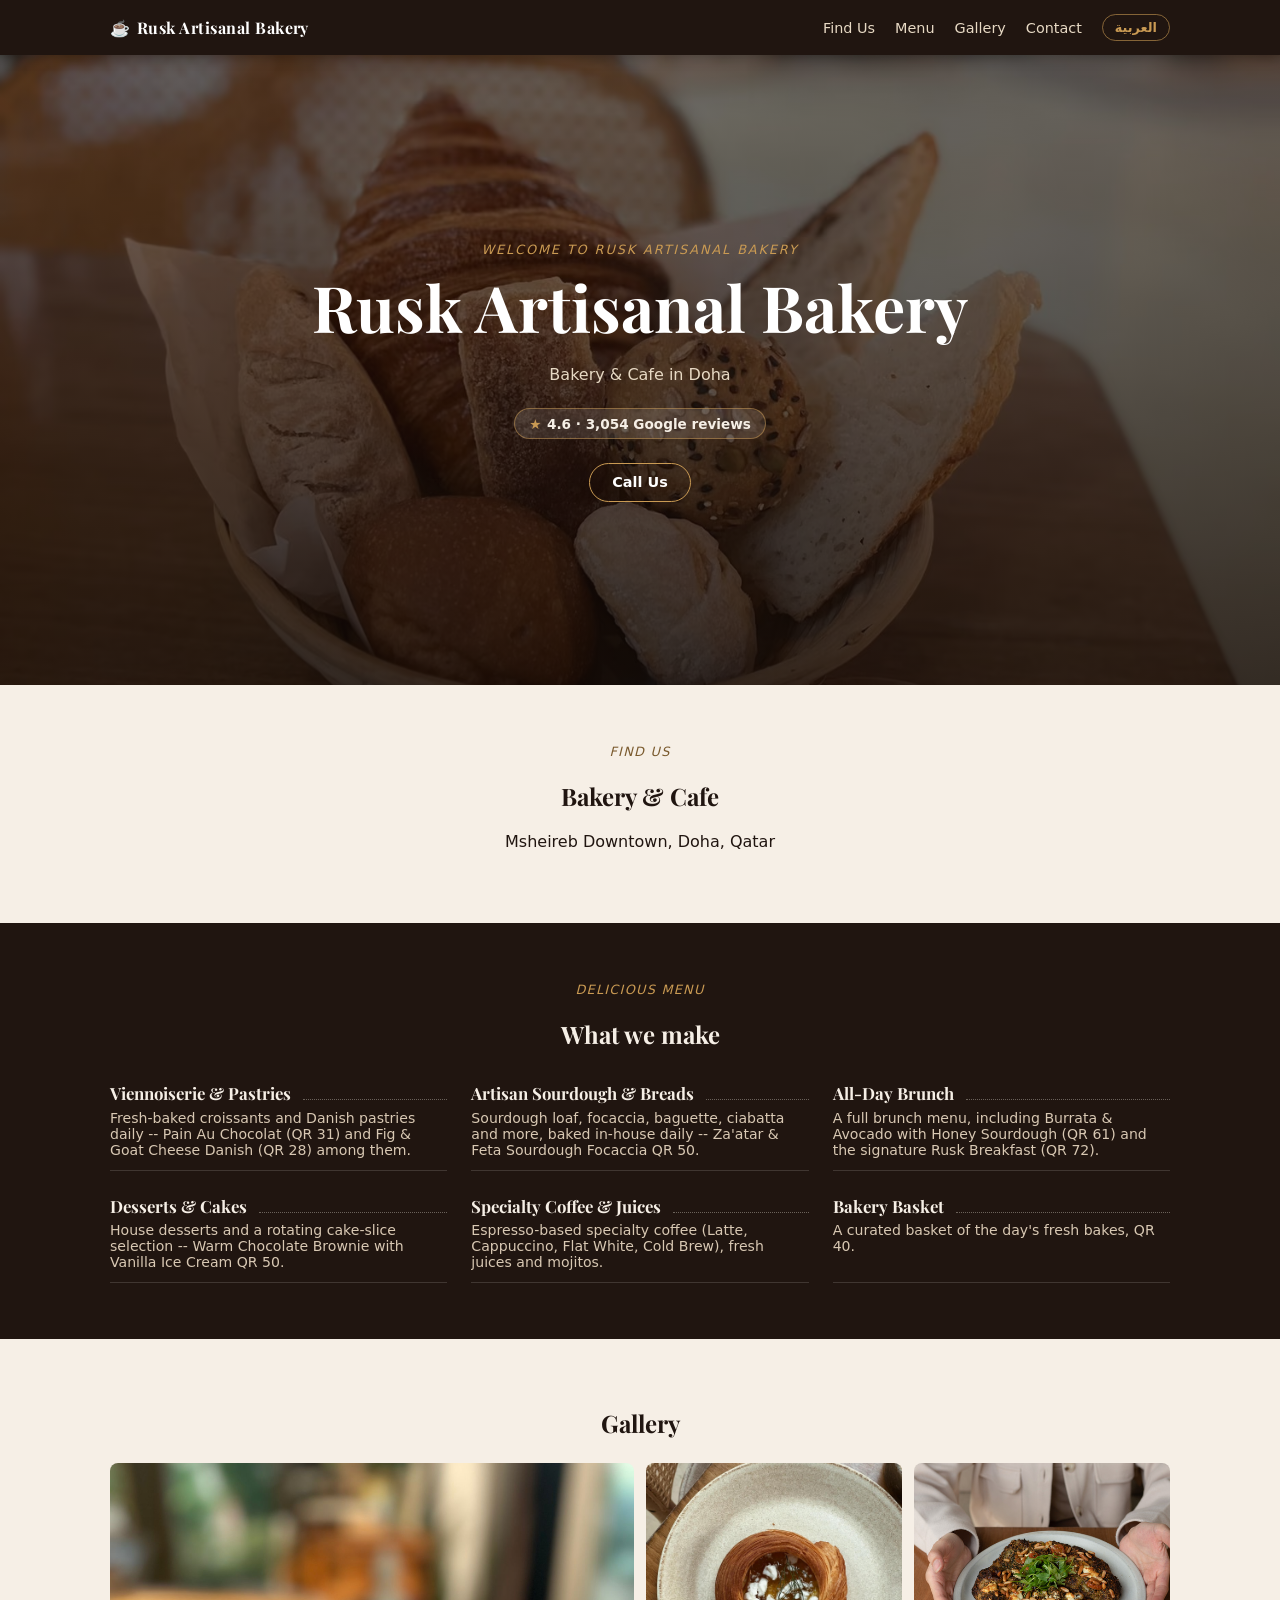
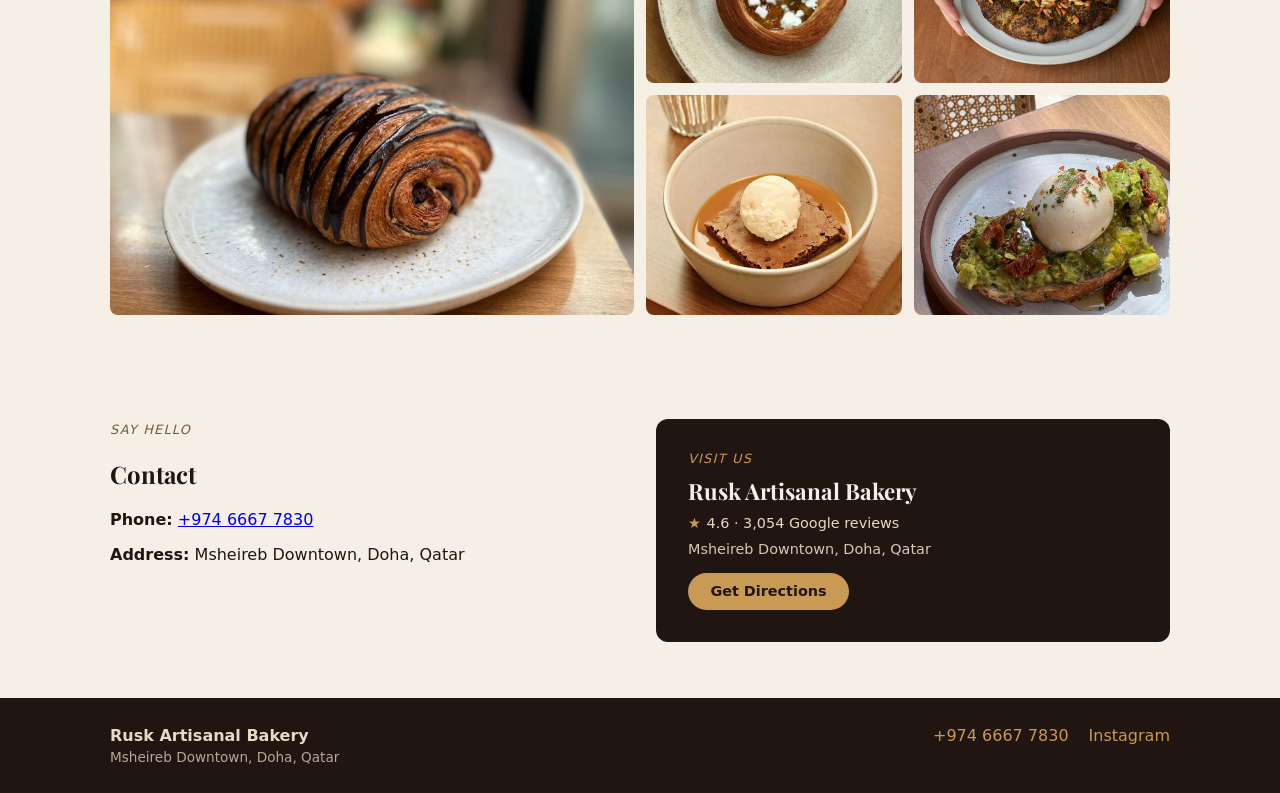
<file: 4c477bd75464a39a/index.html>
<!DOCTYPE html><html lang="en" dir="ltr" data-template="food-cafe" style="--accent: #8B5E34;" data-astro-cid-z4jru4n3><head><meta charset="utf-8"><meta name="viewport" content="width=device-width, initial-scale=1"><link rel="preload" as="image" href="photos/rusk-artisanal-bakery/hero-bakery-basket.avif" type="image/avif" fetchpriority="high"><title>Rusk Artisanal Bakery — Bakery &amp; Cafe</title><meta name="description" content="Rusk Artisanal Bakery — Bakery &amp; Cafe — Doha"><meta name="robots" content="index, follow"><link rel="icon" href="favicon.png"><!-- Open Graph tags --><meta property="og:title" content="Rusk Artisanal Bakery — Bakery &amp; Cafe"><meta property="og:description" content="Rusk Artisanal Bakery — Bakery &amp; Cafe — Doha"><meta property="og:type" content="website"><meta property="og:image" content="og-image.jpg"><script type="application/ld+json">{"@context":"https://schema.org","@type":["LocalBusiness","FoodEstablishment"],"name":"Rusk Artisanal Bakery","servesCuisine":"Bakery & Cafe","address":{"@type":"PostalAddress","streetAddress":"Msheireb Downtown, Doha, Qatar","addressLocality":"Doha","addressCountry":"QA"},"telephone":"+974 6667 7830","hasMap":"https://www.google.com/maps/search/Rusk+Artisanal+Bakery+Doha+Qatar","aggregateRating":{"@type":"AggregateRating","ratingValue":4.6,"reviewCount":3054},"image":["/smb-factory-previews/4c477bd75464a39a/photos/rusk-artisanal-bakery/hero-bakery-basket.jpg","/smb-factory-previews/4c477bd75464a39a/photos/rusk-artisanal-bakery/pain-au-chocolat.jpg","/smb-factory-previews/4c477bd75464a39a/photos/rusk-artisanal-bakery/fig-goat-cheese-danish.jpg","/smb-factory-previews/4c477bd75464a39a/photos/rusk-artisanal-bakery/zaatar-feta-focaccia.jpg","/smb-factory-previews/4c477bd75464a39a/photos/rusk-artisanal-bakery/chocolate-brownie.jpg","/smb-factory-previews/4c477bd75464a39a/photos/rusk-artisanal-bakery/burrata-avocado-honey-sourdough.jpg"],"sameAs":["https://instagram.com/rusk.qa"]}</script><link rel="stylesheet" href="_astro/index.DH_GCfl4.css"></head><body class data-astro-cid-z4jru4n3><main class="food-cafe" data-astro-cid-e42psgzj><nav class="navbar" data-astro-cid-e42psgzj><div class="container navbar-row" data-astro-cid-e42psgzj><a class="brand" href="#top" data-astro-cid-e42psgzj><span class="brand-mark" data-astro-cid-e42psgzj>&#9749;</span><span class="i18n-en" data-astro-cid-e42psgzj>Rusk Artisanal Bakery</span><span class="i18n-ar" style="display:none" lang="ar" dir="rtl" data-astro-cid-e42psgzj>مخبز رسك</span></a><!-- Mobile hamburger menu (pure CSS/vanilla JS, no framework) -- fixes the "no mobile
           navigation at all" defect: previously .navlinks was simply `display: none` below
           720px with no way to open it (REAL_CLIENT_TEST/ADVERSARIAL_REVIEW.md attack #5). Only
           visible at the mobile breakpoint (see .nav-toggle CSS); toggles #navMenu open/closed
           and is fully keyboard-accessible (a real <button>, aria-expanded kept in sync). --><button type="button" class="nav-toggle" id="navToggle" aria-expanded="false" aria-controls="navMenu" aria-label="Toggle navigation menu / فتح القائمة" data-astro-cid-e42psgzj><span class="nav-toggle-bar" data-astro-cid-e42psgzj></span><span class="nav-toggle-bar" data-astro-cid-e42psgzj></span><span class="nav-toggle-bar" data-astro-cid-e42psgzj></span></button><div class="navlinks" id="navMenu" data-astro-cid-e42psgzj><!-- 2026-09-12 detail QA pass: label changed from "About"/"من نحن" to "Find Us"/"موقعنا"
             to match the #about section's own eyebrow just below (renamed from "Our Story" during
             the adversarial review's content-honesty fix -- see that section's comment) -- the nav
             link and its destination's own heading had gone out of sync, a small but real
             navigation-copy inconsistency nobody had re-checked since that rename. --><a href="#about" data-astro-cid-e42psgzj><span class="i18n-en" data-astro-cid-e42psgzj>Find Us</span><span class="i18n-ar" style="display:none" lang="ar" dir="rtl" data-astro-cid-e42psgzj>موقعنا</span></a><a href="#menu" data-astro-cid-e42psgzj><span class="i18n-en" data-astro-cid-e42psgzj>Menu</span><span class="i18n-ar" style="display:none" lang="ar" dir="rtl" data-astro-cid-e42psgzj>قائمة الطعام</span></a><a href="#gallery" data-astro-cid-e42psgzj><span class="i18n-en" data-astro-cid-e42psgzj>Gallery</span><span class="i18n-ar" style="display:none" lang="ar" dir="rtl" data-astro-cid-e42psgzj>معرض الصور</span></a><a href="#contact" data-astro-cid-e42psgzj><span class="i18n-en" data-astro-cid-e42psgzj>Contact</span><span class="i18n-ar" style="display:none" lang="ar" dir="rtl" data-astro-cid-e42psgzj>تواصل</span></a><!-- Language toggle: shows the language you can SWITCH TO (standard convention), e.g.
             "العربية" while the page is in English. Pure client-side; flips <html lang>/<dir>,
             which the .i18n-en/.i18n-ar CSS rules key off of -- see the <style> block and the
             <script> at the bottom of this component. --><button type="button" class="lang-toggle" id="langToggle" aria-label="Switch language / تبديل اللغة" data-astro-cid-e42psgzj><span class="i18n-en" lang="ar" dir="rtl" data-astro-cid-e42psgzj>العربية</span><span class="i18n-ar" style="display:none" lang="en" dir="ltr" data-astro-cid-e42psgzj>English</span></button></div></div></nav><section id="top" class="hero-section" data-astro-cid-e42psgzj><picture data-astro-cid-e42psgzj><source type="image/avif" srcset="photos/rusk-artisanal-bakery/hero-bakery-basket.avif" data-astro-cid-e42psgzj><source type="image/webp" srcset="photos/rusk-artisanal-bakery/hero-bakery-basket.webp" data-astro-cid-e42psgzj><img class="hero-img" src="photos/rusk-artisanal-bakery/hero-bakery-basket.jpg" width="1536" height="2048" alt="" fetchpriority="high" loading="eager" decoding="async" data-astro-cid-e42psgzj></picture><div class="hero-overlay" data-astro-cid-e42psgzj></div><div class="container hero-content" data-astro-cid-e42psgzj><em class="small-text" data-astro-cid-e42psgzj><span class="i18n-en" data-astro-cid-e42psgzj>welcome to Rusk Artisanal Bakery</span><span class="i18n-ar" style="display:none" lang="ar" dir="rtl" data-astro-cid-e42psgzj>أهلاً بكم في مخبز رسك</span></em><h1 data-astro-cid-e42psgzj><span class="i18n-en" data-astro-cid-e42psgzj>Rusk Artisanal Bakery</span><span class="i18n-ar" style="display:none" lang="ar" dir="rtl" data-astro-cid-e42psgzj>مخبز رسك</span></h1><p class="lead" data-astro-cid-e42psgzj><span class="i18n-en" data-astro-cid-e42psgzj>Bakery &amp; Cafe in Doha</span><span class="i18n-ar" style="display:none" lang="ar" dir="rtl" data-astro-cid-e42psgzj>مخبز ومقهى في الدوحة</span></p><a class="rating-badge" href="https://www.google.com/maps/search/Rusk+Artisanal+Bakery+Doha+Qatar" target="_blank" rel="noopener" data-astro-cid-e42psgzj><span class="rating-stars" aria-hidden="true" data-astro-cid-e42psgzj>&#9733;</span><span class="i18n-en" data-astro-cid-e42psgzj>4.6 &middot; 3,054 Google reviews</span><span class="i18n-ar" style="display:none" lang="ar" dir="rtl" data-astro-cid-e42psgzj>4.6 &middot; 3,054 تقييم على خرائط جوجل</span></a><div class="hero-actions" data-astro-cid-e42psgzj><a class="btn btn-outline" href="tel:+97466677830" data-astro-cid-e42psgzj><span class="i18n-en" data-astro-cid-e42psgzj>Call Us</span><span class="i18n-ar" style="display:none" lang="ar" dir="rtl" data-astro-cid-e42psgzj>اتصل بنا</span></a></div></div></section><section id="about" class="about-section" data-astro-cid-e42psgzj><div class="container about-inner" data-astro-cid-e42psgzj><em data-astro-cid-e42psgzj><span class="i18n-en" data-astro-cid-e42psgzj>Find Us</span><span class="i18n-ar" style="display:none" lang="ar" dir="rtl" data-astro-cid-e42psgzj>موقعنا</span></em><h2 data-astro-cid-e42psgzj><span class="i18n-en" data-astro-cid-e42psgzj>Bakery &amp; Cafe</span><span class="i18n-ar" style="display:none" lang="ar" dir="rtl" data-astro-cid-e42psgzj>مخبز ومقهى</span></h2><p data-astro-cid-e42psgzj>Msheireb Downtown, Doha, Qatar</p></div></section><section id="menu" class="menu-section" data-astro-cid-e42psgzj><div class="container" data-astro-cid-e42psgzj><div class="menu-heading" data-astro-cid-e42psgzj><em data-astro-cid-e42psgzj><span class="i18n-en" data-astro-cid-e42psgzj>Delicious Menu</span><span class="i18n-ar" style="display:none" lang="ar" dir="rtl" data-astro-cid-e42psgzj>قائمة شهية</span></em><h2 data-astro-cid-e42psgzj><span class="i18n-en" data-astro-cid-e42psgzj>What we make</span><span class="i18n-ar" style="display:none" lang="ar" dir="rtl" data-astro-cid-e42psgzj>ما نصنعه</span></h2></div><div class="menu-grid" data-astro-cid-e42psgzj><div class="menu-block" data-astro-cid-e42psgzj><div class="menu-block-row" data-astro-cid-e42psgzj><h3 data-astro-cid-e42psgzj><span class="i18n-en" data-astro-cid-e42psgzj>Viennoiserie &amp; Pastries</span><span class="i18n-ar" style="display:none" lang="ar" dir="rtl" data-astro-cid-e42psgzj>المعجنات الفرنسية</span></h3><span class="underline" data-astro-cid-e42psgzj></span></div><p class="menu-desc" dir="ltr" data-astro-cid-e42psgzj>Fresh-baked croissants and Danish pastries daily -- Pain Au Chocolat (QR 31) and Fig &amp; Goat Cheese Danish (QR 28) among them.</p></div><div class="menu-block" data-astro-cid-e42psgzj><div class="menu-block-row" data-astro-cid-e42psgzj><h3 data-astro-cid-e42psgzj><span class="i18n-en" data-astro-cid-e42psgzj>Artisan Sourdough &amp; Breads</span><span class="i18n-ar" style="display:none" lang="ar" dir="rtl" data-astro-cid-e42psgzj>الخبز الحرفي</span></h3><span class="underline" data-astro-cid-e42psgzj></span></div><p class="menu-desc" dir="ltr" data-astro-cid-e42psgzj>Sourdough loaf, focaccia, baguette, ciabatta and more, baked in-house daily -- Za&#39;atar &amp; Feta Sourdough Focaccia QR 50.</p></div><div class="menu-block" data-astro-cid-e42psgzj><div class="menu-block-row" data-astro-cid-e42psgzj><h3 data-astro-cid-e42psgzj><span class="i18n-en" data-astro-cid-e42psgzj>All-Day Brunch</span><span class="i18n-ar" style="display:none" lang="ar" dir="rtl" data-astro-cid-e42psgzj>فطور طوال اليوم</span></h3><span class="underline" data-astro-cid-e42psgzj></span></div><p class="menu-desc" dir="ltr" data-astro-cid-e42psgzj>A full brunch menu, including Burrata &amp; Avocado with Honey Sourdough (QR 61) and the signature Rusk Breakfast (QR 72).</p></div><div class="menu-block" data-astro-cid-e42psgzj><div class="menu-block-row" data-astro-cid-e42psgzj><h3 data-astro-cid-e42psgzj><span class="i18n-en" data-astro-cid-e42psgzj>Desserts &amp; Cakes</span><span class="i18n-ar" style="display:none" lang="ar" dir="rtl" data-astro-cid-e42psgzj>الحلويات والكيك</span></h3><span class="underline" data-astro-cid-e42psgzj></span></div><p class="menu-desc" dir="ltr" data-astro-cid-e42psgzj>House desserts and a rotating cake-slice selection -- Warm Chocolate Brownie with Vanilla Ice Cream QR 50.</p></div><div class="menu-block" data-astro-cid-e42psgzj><div class="menu-block-row" data-astro-cid-e42psgzj><h3 data-astro-cid-e42psgzj><span class="i18n-en" data-astro-cid-e42psgzj>Specialty Coffee &amp; Juices</span><span class="i18n-ar" style="display:none" lang="ar" dir="rtl" data-astro-cid-e42psgzj>القهوة المختصة والعصائر</span></h3><span class="underline" data-astro-cid-e42psgzj></span></div><p class="menu-desc" dir="ltr" data-astro-cid-e42psgzj>Espresso-based specialty coffee (Latte, Cappuccino, Flat White, Cold Brew), fresh juices and mojitos.</p></div><div class="menu-block" data-astro-cid-e42psgzj><div class="menu-block-row" data-astro-cid-e42psgzj><h3 data-astro-cid-e42psgzj><span class="i18n-en" data-astro-cid-e42psgzj>Bakery Basket</span><span class="i18n-ar" style="display:none" lang="ar" dir="rtl" data-astro-cid-e42psgzj>سلة المخبوزات</span></h3><span class="underline" data-astro-cid-e42psgzj></span></div><p class="menu-desc" dir="ltr" data-astro-cid-e42psgzj>A curated basket of the day&#39;s fresh bakes, QR 40.</p></div></div></div></section><section id="gallery" class="gallery-section" data-astro-cid-e42psgzj><div class="container" data-astro-cid-e42psgzj><div class="gallery-heading" data-astro-cid-e42psgzj><h2 data-astro-cid-e42psgzj><span class="i18n-en" data-astro-cid-e42psgzj>Gallery</span><span class="i18n-ar" style="display:none" lang="ar" dir="rtl" data-astro-cid-e42psgzj>معرض الصور</span></h2></div><div class="gallery-grid mosaic" data-astro-cid-e42psgzj><img src="photos/rusk-artisanal-bakery/pain-au-chocolat.jpg" alt="Pain Au Chocolat at Rusk Artisanal Bakery -- real photo from the bakery's own published menu" data-astro-cid-e42psgzj><img src="photos/rusk-artisanal-bakery/fig-goat-cheese-danish.jpg" alt="Fig &amp; Goat Cheese Danish at Rusk Artisanal Bakery -- real photo from the bakery's own published menu" data-astro-cid-e42psgzj><img src="photos/rusk-artisanal-bakery/zaatar-feta-focaccia.jpg" alt="Za'atar &amp; Feta Sourdough Focaccia at Rusk Artisanal Bakery -- real photo from the bakery's own published menu" data-astro-cid-e42psgzj><img src="photos/rusk-artisanal-bakery/chocolate-brownie.jpg" alt="Warm Chocolate Brownie with Vanilla Ice Cream at Rusk Artisanal Bakery -- real photo from the bakery's own published menu" data-astro-cid-e42psgzj><img src="photos/rusk-artisanal-bakery/burrata-avocado-honey-sourdough.jpg" alt="Burrata &amp; Avocado with Honey Sourdough at Rusk Artisanal Bakery -- real photo from the bakery's own published menu" data-astro-cid-e42psgzj></div></div></section><section id="contact" class="contact-section" data-astro-cid-e42psgzj><div class="container contact-grid" data-astro-cid-e42psgzj><div class="contact-info" data-astro-cid-e42psgzj><em data-astro-cid-e42psgzj><span class="i18n-en" data-astro-cid-e42psgzj>Say Hello</span><span class="i18n-ar" style="display:none" lang="ar" dir="rtl" data-astro-cid-e42psgzj>تواصل معنا</span></em><h2 data-astro-cid-e42psgzj><span class="i18n-en" data-astro-cid-e42psgzj>Contact</span><span class="i18n-ar" style="display:none" lang="ar" dir="rtl" data-astro-cid-e42psgzj>بيانات التواصل</span></h2><p data-astro-cid-e42psgzj><strong data-astro-cid-e42psgzj><span class="i18n-en" data-astro-cid-e42psgzj>Phone:</span><span class="i18n-ar" style="display:none" lang="ar" dir="rtl" data-astro-cid-e42psgzj>الهاتف:</span></strong> <a href="tel:+97466677830" dir="ltr" data-astro-cid-e42psgzj>+974 6667 7830</a></p><p data-astro-cid-e42psgzj><strong data-astro-cid-e42psgzj><span class="i18n-en" data-astro-cid-e42psgzj>Address:</span><span class="i18n-ar" style="display:none" lang="ar" dir="rtl" data-astro-cid-e42psgzj>العنوان:</span></strong> Msheireb Downtown, Doha, Qatar</p></div><div class="visit-card" data-astro-cid-e42psgzj><em data-astro-cid-e42psgzj><span class="i18n-en" data-astro-cid-e42psgzj>Visit Us</span><span class="i18n-ar" style="display:none" lang="ar" dir="rtl" data-astro-cid-e42psgzj>زورونا</span></em><h3 data-astro-cid-e42psgzj><span class="i18n-en" data-astro-cid-e42psgzj>Rusk Artisanal Bakery</span><span class="i18n-ar" style="display:none" lang="ar" dir="rtl" data-astro-cid-e42psgzj>مخبز رسك</span></h3><p class="visit-rating" data-astro-cid-e42psgzj><span class="rating-stars" aria-hidden="true" data-astro-cid-e42psgzj>&#9733;</span><span class="i18n-en" data-astro-cid-e42psgzj>4.6 &middot; 3,054 Google reviews</span><span class="i18n-ar" style="display:none" lang="ar" dir="rtl" data-astro-cid-e42psgzj>4.6 &middot; 3,054 تقييم على خرائط جوجل</span></p><p class="visit-address" data-astro-cid-e42psgzj>Msheireb Downtown, Doha, Qatar</p><a class="btn btn-solid" href="https://www.google.com/maps/search/Rusk+Artisanal+Bakery+Doha+Qatar" target="_blank" rel="noopener" data-astro-cid-e42psgzj><span class="i18n-en" data-astro-cid-e42psgzj>Get Directions</span><span class="i18n-ar" style="display:none" lang="ar" dir="rtl" data-astro-cid-e42psgzj>احصل على الاتجاهات</span></a></div></div></section><footer class="site-footer" data-astro-cid-e42psgzj><div class="container footer-row" data-astro-cid-e42psgzj><div class="footer-brand" data-astro-cid-e42psgzj><strong data-astro-cid-e42psgzj><span class="i18n-en" data-astro-cid-e42psgzj>Rusk Artisanal Bakery</span><span class="i18n-ar" style="display:none" lang="ar" dir="rtl" data-astro-cid-e42psgzj>مخبز رسك</span></strong><span class="footer-address" data-astro-cid-e42psgzj>Msheireb Downtown, Doha, Qatar</span></div><div class="footer-links" data-astro-cid-e42psgzj><a href="tel:+97466677830" dir="ltr" data-astro-cid-e42psgzj>+974 6667 7830</a><a href="https://instagram.com/rusk.qa" target="_blank" rel="noopener" data-astro-cid-e42psgzj>Instagram</a></div></div></footer></main><script type="module">var e=document.getElementById(`navToggle`),t=document.getElementById(`navMenu`);e&&t&&(e.addEventListener(`click`,()=>{let n=t.classList.toggle(`open`);e.setAttribute(`aria-expanded`,String(n))}),t.querySelectorAll(`a`).forEach(n=>{n.addEventListener(`click`,()=>{t.classList.remove(`open`),e.setAttribute(`aria-expanded`,`false`)})}));var n=document.getElementById(`langToggle`);if(n){let e=document.querySelectorAll(`.i18n-en`),t=document.querySelectorAll(`.i18n-ar`);n.addEventListener(`click`,()=>{let n=document.documentElement,r=n.getAttribute(`dir`)!==`rtl`;n.setAttribute(`dir`,r?`rtl`:`ltr`),n.setAttribute(`lang`,r?`ar`:`en`),e.forEach(e=>{e.style.display=r?`none`:``}),t.forEach(e=>{e.style.display=r?`inline`:`none`})})}</script></body></html>
</file>
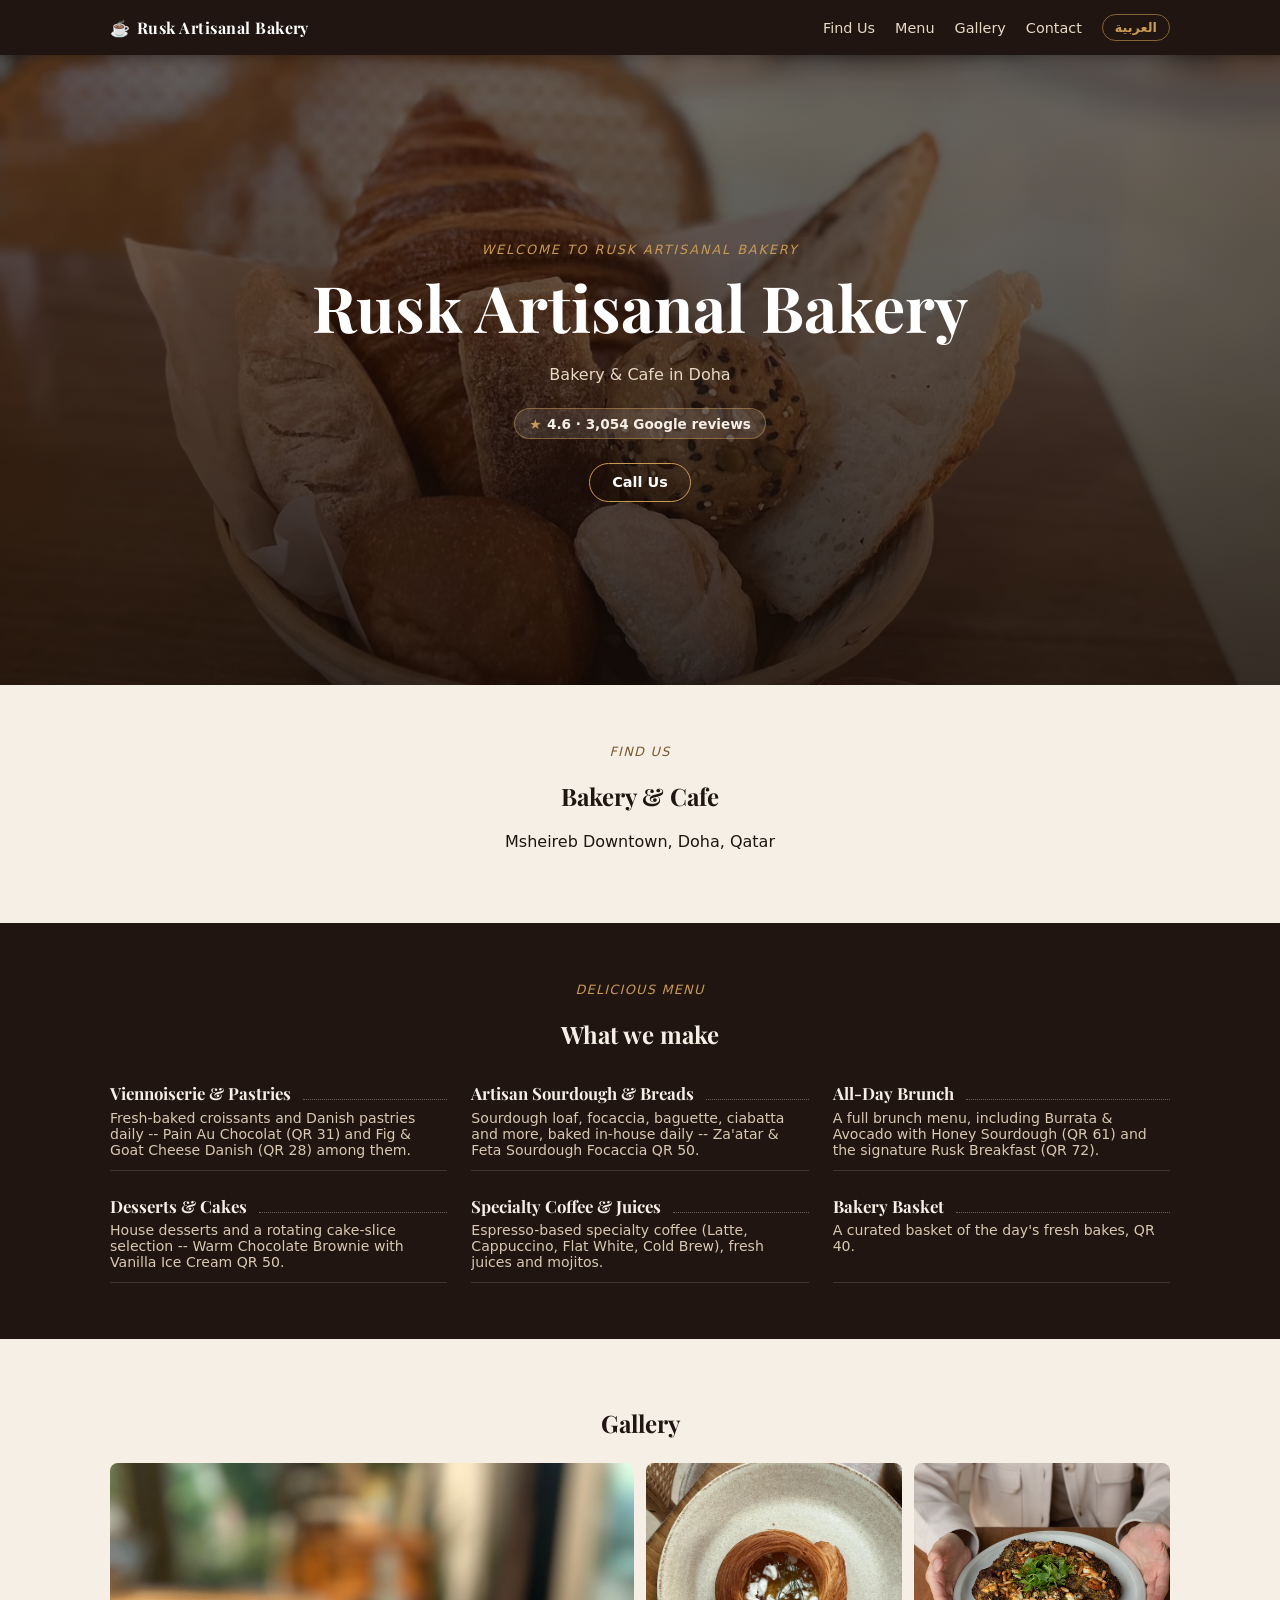
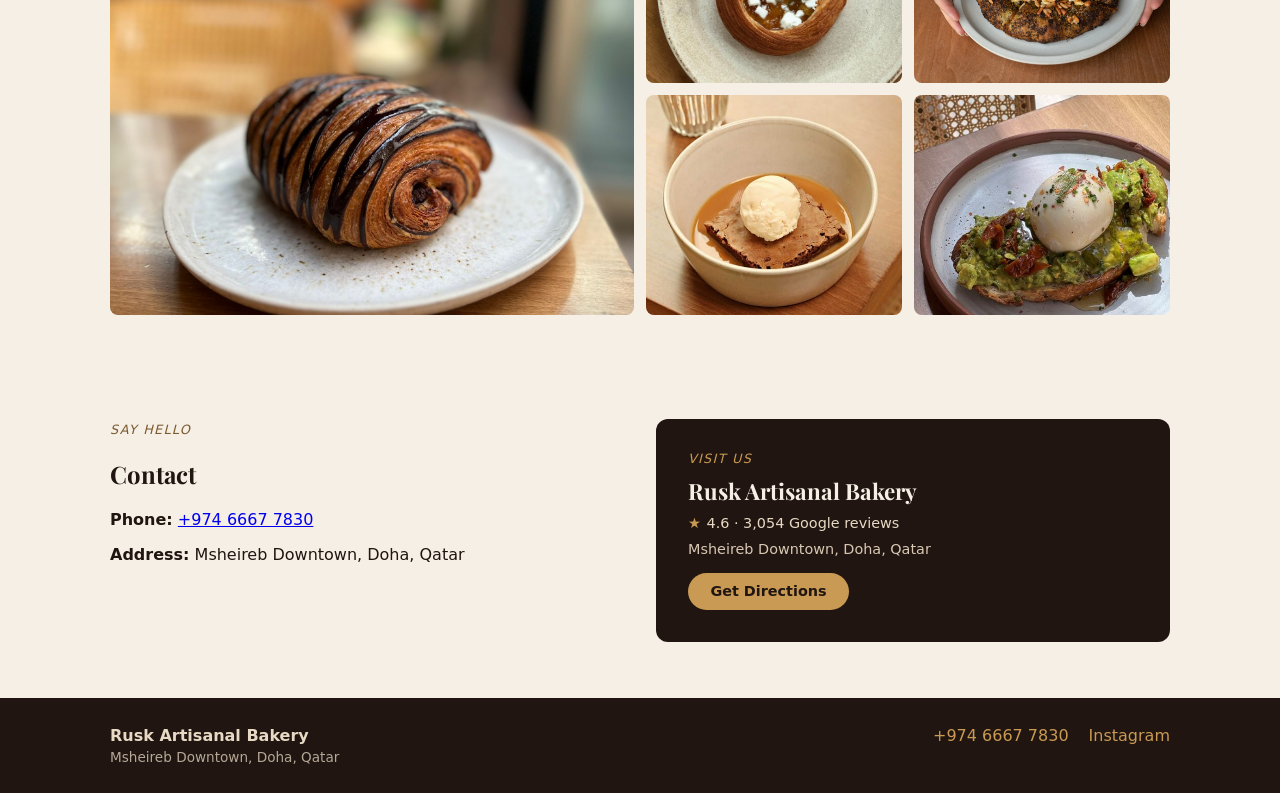
<file: ad17fda8a69ffc62/index.html>
<!DOCTYPE html><html lang="en" dir="ltr" data-template="food-cafe" style="--accent: #8B5E34;" data-astro-cid-z4jru4n3><head><meta charset="utf-8"><meta name="viewport" content="width=device-width, initial-scale=1"><link rel="preload" as="image" href="photos/rusk-artisanal-bakery/hero-bakery-basket.avif" type="image/avif" fetchpriority="high"><title>Rusk Artisanal Bakery — Bakery &amp; Cafe</title><meta name="description" content="Rusk Artisanal Bakery — Bakery &amp; Cafe — Doha"><meta name="robots" content="index, follow"><link rel="icon" href="favicon.png"><!-- Open Graph tags --><meta property="og:title" content="Rusk Artisanal Bakery — Bakery &amp; Cafe"><meta property="og:description" content="Rusk Artisanal Bakery — Bakery &amp; Cafe — Doha"><meta property="og:type" content="website"><meta property="og:image" content="og-image.jpg"><script type="application/ld+json">{"@context":"https://schema.org","@type":["LocalBusiness","FoodEstablishment"],"name":"Rusk Artisanal Bakery","servesCuisine":"Bakery & Cafe","address":{"@type":"PostalAddress","streetAddress":"Msheireb Downtown, Doha, Qatar","addressLocality":"Doha","addressCountry":"QA"},"telephone":"+974 6667 7830","hasMap":"https://www.google.com/maps/search/Rusk+Artisanal+Bakery+Doha+Qatar","aggregateRating":{"@type":"AggregateRating","ratingValue":4.6,"reviewCount":3054},"image":["/smb-factory-previews/ad17fda8a69ffc62/photos/rusk-artisanal-bakery/hero-bakery-basket.jpg","/smb-factory-previews/ad17fda8a69ffc62/photos/rusk-artisanal-bakery/pain-au-chocolat.jpg","/smb-factory-previews/ad17fda8a69ffc62/photos/rusk-artisanal-bakery/fig-goat-cheese-danish.jpg","/smb-factory-previews/ad17fda8a69ffc62/photos/rusk-artisanal-bakery/zaatar-feta-focaccia.jpg","/smb-factory-previews/ad17fda8a69ffc62/photos/rusk-artisanal-bakery/chocolate-brownie.jpg","/smb-factory-previews/ad17fda8a69ffc62/photos/rusk-artisanal-bakery/burrata-avocado-honey-sourdough.jpg"],"sameAs":["https://instagram.com/rusk.qa"]}</script><style>@font-face{font-family:Noto Kufi Arabic;src:url(fonts/NotoKufiArabic-Regular.woff2)format("woff2");font-weight:400 700;font-display:swap}html[dir=rtl] body{direction:rtl;font-family:Noto Kufi Arabic,Cairo,sans-serif}[data-astro-cid-z4jru4n3]{box-sizing:border-box}body{color:#1a1a1a;background:#fff;margin:0;font-family:system-ui,-apple-system,Segoe UI,Roboto,sans-serif}img[data-astro-cid-z4jru4n3]{max-width:100%;display:block}a[data-astro-cid-z4jru4n3]{color:inherit}.preview-banner[data-astro-cid-z4jru4n3]{z-index:9999;color:#fff;text-align:center;white-space:nowrap;text-overflow:ellipsis;letter-spacing:.02em;background:#111;height:28px;font-size:.72rem;line-height:28px;position:fixed;top:0;left:0;right:0;overflow:hidden}body.has-preview-banner{padding-top:28px}.container[data-astro-cid-z4jru4n3]{max-width:1100px;margin:0 auto;padding:0 1.25rem}.service-premium[data-astro-cid-2eliibnh]{--navy:#212529;color:#212529}.navbar[data-astro-cid-2eliibnh]{background:var(--navy);color:#fff;z-index:10;padding:.9rem 0;position:sticky;top:0}.navbar-row[data-astro-cid-2eliibnh]{justify-content:space-between;align-items:center;display:flex}.brand[data-astro-cid-2eliibnh]{text-transform:uppercase;letter-spacing:.05em;font-weight:700}.navlinks[data-astro-cid-2eliibnh] a[data-astro-cid-2eliibnh]{color:#d8d8d8;text-transform:uppercase;letter-spacing:.04em;margin-left:1.5rem;font-size:.8rem;text-decoration:none}.masthead[data-astro-cid-2eliibnh]{background:linear-gradient(160deg, var(--accent), #1b1f24);color:#fff;text-align:center;padding:6rem 0}.masthead-subheading[data-astro-cid-2eliibnh]{opacity:.9;margin-bottom:.5rem;font-size:1.1rem}.masthead-heading[data-astro-cid-2eliibnh]{text-transform:uppercase;margin-bottom:1.5rem;font-size:clamp(2rem,5vw,3.25rem);font-weight:700}.btn[data-astro-cid-2eliibnh]{color:var(--navy);text-transform:uppercase;background:#fff;border-radius:.25rem;padding:.75rem 1.75rem;font-size:.85rem;font-weight:700;text-decoration:none;display:inline-block}.page-section[data-astro-cid-2eliibnh]{padding:4rem 0}.bg-light[data-astro-cid-2eliibnh]{background:#f8f9fa}.section-heading[data-astro-cid-2eliibnh]{text-align:center;text-transform:uppercase;margin-bottom:2.5rem;font-weight:700}.grid[data-astro-cid-2eliibnh]{text-align:center;grid-template-columns:repeat(auto-fit,minmax(220px,1fr));gap:2rem;display:grid}.icon-circle[data-astro-cid-2eliibnh]{background:var(--accent);color:#fff;border-radius:50%;justify-content:center;align-items:center;width:3.5rem;height:3.5rem;margin-bottom:1rem;font-weight:700;display:inline-flex}.service[data-astro-cid-2eliibnh] h4[data-astro-cid-2eliibnh]{margin:.5rem 0}.service[data-astro-cid-2eliibnh] p[data-astro-cid-2eliibnh]{color:#6c757d;font-size:.92rem}.portfolio-grid[data-astro-cid-2eliibnh]{grid-template-columns:repeat(auto-fit,minmax(220px,1fr));gap:1rem;display:grid}.portfolio-grid[data-astro-cid-2eliibnh] img[data-astro-cid-2eliibnh]{object-fit:cover;border-radius:.4rem;width:100%;height:220px}.contact-inner[data-astro-cid-2eliibnh]{text-align:center}.map[data-astro-cid-2eliibnh]{border-radius:.4rem;margin-top:1rem}.footer[data-astro-cid-2eliibnh]{background:var(--navy);color:#d8d8d8;text-align:center;padding:1.5rem 0;font-size:.85rem}html[dir=rtl] .navlinks[data-astro-cid-2eliibnh] a[data-astro-cid-2eliibnh]{margin-left:0;margin-right:1.5rem}.clean-minimal[data-astro-cid-uczmm4td]{--ink:#0f172a;--muted:#64748b;color:var(--ink)}.nav[data-astro-cid-uczmm4td]{padding:1.5rem 0}.nav-row[data-astro-cid-uczmm4td]{justify-content:space-between;align-items:center;display:flex}.brand[data-astro-cid-uczmm4td]{font-size:1.15rem;font-weight:700}.nav[data-astro-cid-uczmm4td] a[data-astro-cid-uczmm4td]{color:var(--muted);margin-left:1.5rem;font-size:.95rem;text-decoration:none}.hero[data-astro-cid-uczmm4td]{padding:3rem 0 4rem}.hero-inner[data-astro-cid-uczmm4td]{text-align:center;max-width:720px;margin:0 auto}.badge[data-astro-cid-uczmm4td]{border:1px solid rgba(var(--accent-rgb,30, 41, 59), .25);background:color-mix(in srgb, var(--accent) 12%, white);color:var(--accent);text-transform:uppercase;letter-spacing:.06em;border-radius:999px;margin-bottom:1rem;padding:.3rem .9rem;font-size:.75rem;font-weight:600;display:inline-block}.hero[data-astro-cid-uczmm4td] h1[data-astro-cid-uczmm4td]{letter-spacing:-.02em;margin:0 0 .75rem;font-size:clamp(2.25rem,5vw,3.5rem);font-weight:800;line-height:1.05}.subtitle[data-astro-cid-uczmm4td]{color:var(--muted);margin-bottom:1.75rem;font-size:1.15rem}.actions[data-astro-cid-uczmm4td]{flex-wrap:wrap;justify-content:center;gap:.75rem;margin-bottom:2.5rem;display:flex}.btn[data-astro-cid-uczmm4td]{border-radius:.5rem;padding:.7rem 1.5rem;font-size:.95rem;font-weight:600;text-decoration:none;display:inline-block}.btn-primary[data-astro-cid-uczmm4td]{background:var(--accent);color:#fff}.btn-outline[data-astro-cid-uczmm4td]{color:var(--ink);border:1px solid #d7dae0}.hero-image[data-astro-cid-uczmm4td]{object-fit:cover;border-radius:1rem;width:100%;max-height:30rem;margin:0 auto}.services[data-astro-cid-uczmm4td],.gallery[data-astro-cid-uczmm4td],.contact[data-astro-cid-uczmm4td]{border-top:1px solid #eef0f3;padding:3.5rem 0}.services[data-astro-cid-uczmm4td] h2[data-astro-cid-uczmm4td],.contact[data-astro-cid-uczmm4td] h2[data-astro-cid-uczmm4td]{text-align:center;margin-bottom:2rem;font-size:1.75rem}.grid[data-astro-cid-uczmm4td]{grid-template-columns:repeat(auto-fit,minmax(220px,1fr));gap:1.5rem;display:grid}.card[data-astro-cid-uczmm4td]{border:1px solid #eef0f3;border-radius:.75rem;padding:1.5rem}.card[data-astro-cid-uczmm4td] h3[data-astro-cid-uczmm4td]{margin:0 0 .5rem;font-size:1.1rem}.card[data-astro-cid-uczmm4td] p[data-astro-cid-uczmm4td]{color:var(--muted);margin:0;font-size:.92rem}.gallery-grid[data-astro-cid-uczmm4td]{grid-template-columns:repeat(auto-fit,minmax(200px,1fr));gap:.75rem;display:grid}.gallery-grid[data-astro-cid-uczmm4td] img[data-astro-cid-uczmm4td]{object-fit:cover;border-radius:.6rem;width:100%;height:220px}.contact[data-astro-cid-uczmm4td]{text-align:center}.map[data-astro-cid-uczmm4td]{border-radius:.6rem;margin-top:1rem}.footer[data-astro-cid-uczmm4td]{text-align:center;color:var(--muted);padding:2rem 0;font-size:.85rem}html[dir=rtl] .nav[data-astro-cid-uczmm4td] a[data-astro-cid-uczmm4td]{margin-left:0;margin-right:1.5rem}@font-face{font-family:Playfair Display;src:url(fonts/PlayfairDisplay-700.woff2)format("woff2");font-weight:700;font-display:swap}.container[data-astro-cid-e42psgzj]{box-sizing:border-box;max-width:1100px;margin:0 auto;padding:0 1.25rem}.food-cafe[data-astro-cid-e42psgzj]{--cafe-dark:#201510;--cafe-cream:#f6efe6;--cafe-gold:#c99a53;--cafe-gold-deep:#7a5a2e;--cafe-display-font:"Playfair Display", "Noto Kufi Arabic", Georgia, "Times New Roman", serif;background:var(--cafe-cream);color:var(--cafe-dark)}.food-cafe[data-astro-cid-e42psgzj] h1[data-astro-cid-e42psgzj],.food-cafe[data-astro-cid-e42psgzj] h2[data-astro-cid-e42psgzj],.food-cafe[data-astro-cid-e42psgzj] h3[data-astro-cid-e42psgzj],.food-cafe[data-astro-cid-e42psgzj] .brand[data-astro-cid-e42psgzj]{font-family:var(--cafe-display-font)}.navbar[data-astro-cid-e42psgzj]{background:var(--cafe-dark);color:#fff;z-index:20;padding:.9rem 0;position:sticky;top:0;box-shadow:0 2px 12px #00000040}body.has-preview-banner .navbar[data-astro-cid-e42psgzj]{top:28px}.navbar-row[data-astro-cid-e42psgzj]{justify-content:space-between;align-items:center;display:flex;position:relative}.brand[data-astro-cid-e42psgzj]{color:#fff;letter-spacing:.03em;font-weight:700;text-decoration:none}.brand-mark[data-astro-cid-e42psgzj]{margin-right:.4rem}.navlinks[data-astro-cid-e42psgzj]{align-items:center;display:flex}.navlinks[data-astro-cid-e42psgzj] a[data-astro-cid-e42psgzj]{color:#e7d9c4;margin-left:1.25rem;font-size:.9rem;text-decoration:none}.lang-toggle[data-astro-cid-e42psgzj]{color:var(--cafe-gold);cursor:pointer;background:0 0;border:1px solid #c99a5399;border-radius:999px;margin-left:1.25rem;padding:.3rem .75rem;font-family:inherit;font-size:.8rem;font-weight:600}.lang-toggle[data-astro-cid-e42psgzj]:hover,.lang-toggle[data-astro-cid-e42psgzj]:focus-visible{background:#c99a5326}.nav-toggle[data-astro-cid-e42psgzj]{cursor:pointer;background:0 0;border:none;flex-direction:column;justify-content:center;gap:5px;width:32px;height:32px;padding:0;display:none}.nav-toggle-bar[data-astro-cid-e42psgzj]{background:#fff;width:100%;height:2px;transition:transform .2s,opacity .2s;display:block}.nav-toggle[data-astro-cid-e42psgzj][aria-expanded=true] .nav-toggle-bar[data-astro-cid-e42psgzj]:first-child{transform:translateY(7px)rotate(45deg)}.nav-toggle[data-astro-cid-e42psgzj][aria-expanded=true] .nav-toggle-bar[data-astro-cid-e42psgzj]:nth-child(2){opacity:0}.nav-toggle[data-astro-cid-e42psgzj][aria-expanded=true] .nav-toggle-bar[data-astro-cid-e42psgzj]:nth-child(3){transform:translateY(-7px)rotate(-45deg)}.i18n-ar[data-astro-cid-e42psgzj]{display:none}html[dir=rtl] .i18n-ar[data-astro-cid-e42psgzj]{display:inline}html[dir=rtl] .i18n-en[data-astro-cid-e42psgzj]{display:none}.hero-section[data-astro-cid-e42psgzj]{background-color:var(--cafe-dark);color:#fff;text-align:center;background-position:50%;background-size:cover;justify-content:center;align-items:center;min-height:70vh;display:flex;position:relative;overflow:hidden}.hero-img[data-astro-cid-e42psgzj]{object-fit:cover;object-position:center;z-index:0;width:100%;height:100%;position:absolute;inset:0}.hero-overlay[data-astro-cid-e42psgzj]{z-index:1;background:linear-gradient(#140d088c,#0f0906d1);position:absolute;inset:0}.hero-content[data-astro-cid-e42psgzj]{z-index:2;position:relative}.small-text[data-astro-cid-e42psgzj]{text-transform:uppercase;letter-spacing:.15em;color:var(--cafe-gold);font-size:.8rem}.hero-content[data-astro-cid-e42psgzj] h1[data-astro-cid-e42psgzj]{text-wrap:balance;margin:.4rem 0;font-size:clamp(2rem,6vw,4rem)}.lead[data-astro-cid-e42psgzj]{color:#e7d9c4;margin-bottom:1.5rem}.rating-badge[data-astro-cid-e42psgzj]{color:#f6efe6;background:#f6efe61f;border:1px solid #c99a5380;border-radius:999px;align-items:center;margin-bottom:1.5rem;padding:.4rem .9rem;font-size:.85rem;font-weight:600;text-decoration:none;display:inline-flex}.rating-stars[data-astro-cid-e42psgzj]{color:var(--cafe-gold);margin-inline-end:.35rem}.hero-actions[data-astro-cid-e42psgzj]{justify-content:center;gap:.75rem;display:flex}.btn[data-astro-cid-e42psgzj]{border-radius:999px;padding:.65rem 1.4rem;font-size:.9rem;font-weight:600;text-decoration:none;display:inline-block}.btn-outline[data-astro-cid-e42psgzj]{border:1px solid var(--cafe-gold);color:#fff}.btn-solid[data-astro-cid-e42psgzj]{background:var(--cafe-gold);color:#201510}.about-section[data-astro-cid-e42psgzj],.menu-section[data-astro-cid-e42psgzj],.contact-section[data-astro-cid-e42psgzj]{padding:3.5rem 0}.about-inner[data-astro-cid-e42psgzj]{text-align:center;max-width:640px;margin:0 auto}.about-inner[data-astro-cid-e42psgzj] em[data-astro-cid-e42psgzj],.menu-heading[data-astro-cid-e42psgzj] em[data-astro-cid-e42psgzj],.contact-info[data-astro-cid-e42psgzj] em[data-astro-cid-e42psgzj],.visit-card[data-astro-cid-e42psgzj] em[data-astro-cid-e42psgzj]{text-transform:uppercase;letter-spacing:.1em;font-size:.8rem}.about-inner[data-astro-cid-e42psgzj] em[data-astro-cid-e42psgzj],.contact-info[data-astro-cid-e42psgzj] em[data-astro-cid-e42psgzj]{color:var(--cafe-gold-deep)}.menu-heading[data-astro-cid-e42psgzj] em[data-astro-cid-e42psgzj],.visit-card[data-astro-cid-e42psgzj] em[data-astro-cid-e42psgzj]{color:var(--cafe-gold)}.menu-section[data-astro-cid-e42psgzj]{background:var(--cafe-dark);color:#f6efe6}.menu-heading[data-astro-cid-e42psgzj]{text-align:center;margin-bottom:2rem}.menu-grid[data-astro-cid-e42psgzj]{grid-template-columns:repeat(auto-fit,minmax(260px,1fr));gap:1.5rem;display:grid}.menu-block[data-astro-cid-e42psgzj]{border-bottom:1px solid #f6efe626;padding-bottom:.75rem}.menu-block-row[data-astro-cid-e42psgzj]{align-items:baseline;gap:.75rem;display:flex}.menu-block[data-astro-cid-e42psgzj] h3[data-astro-cid-e42psgzj]{margin:0;font-size:1.05rem}.underline[data-astro-cid-e42psgzj]{border-bottom:1px dotted #f6efe659;flex:1;height:.6em}.menu-desc[data-astro-cid-e42psgzj]{color:#d8c8b3;overflow-wrap:anywhere;margin:.35rem 0 0;font-size:.88rem}.gallery-section[data-astro-cid-e42psgzj]{padding:3rem 0}.gallery-heading[data-astro-cid-e42psgzj]{text-align:center;margin-bottom:1.5rem}.gallery-grid[data-astro-cid-e42psgzj]{grid-template-columns:repeat(auto-fit,minmax(200px,1fr));gap:.75rem;display:grid}.gallery-grid[data-astro-cid-e42psgzj] img[data-astro-cid-e42psgzj]{object-fit:cover;border-radius:.5rem;width:100%;height:220px}.gallery-grid[data-astro-cid-e42psgzj].mosaic{grid-template-rows:repeat(2,220px);grid-template-columns:repeat(4,1fr);grid-template-areas:"a a b c""a a d e"}.gallery-grid[data-astro-cid-e42psgzj].mosaic img[data-astro-cid-e42psgzj]:first-child{grid-area:a;height:100%}.gallery-grid[data-astro-cid-e42psgzj].mosaic img[data-astro-cid-e42psgzj]:nth-child(2){grid-area:b}.gallery-grid[data-astro-cid-e42psgzj].mosaic img[data-astro-cid-e42psgzj]:nth-child(3){grid-area:c}.gallery-grid[data-astro-cid-e42psgzj].mosaic img[data-astro-cid-e42psgzj]:nth-child(4){grid-area:d}.gallery-grid[data-astro-cid-e42psgzj].mosaic img[data-astro-cid-e42psgzj]:nth-child(5){grid-area:e}.contact-grid[data-astro-cid-e42psgzj]{grid-template-columns:1fr 1fr;align-items:stretch;gap:2rem;display:grid}.visit-card[data-astro-cid-e42psgzj]{background:var(--cafe-dark);color:#f6efe6;border-radius:.75rem;flex-direction:column;justify-content:center;gap:.6rem;padding:2rem;display:flex}.visit-card[data-astro-cid-e42psgzj] h3[data-astro-cid-e42psgzj]{margin:0;font-size:1.4rem}.visit-rating[data-astro-cid-e42psgzj]{color:#e7d9c4;margin:0;font-size:.9rem}.visit-address[data-astro-cid-e42psgzj]{color:#d8c8b3;margin:0 0 .4rem;font-size:.9rem}.visit-card[data-astro-cid-e42psgzj] .btn[data-astro-cid-e42psgzj]{align-self:flex-start}.site-footer[data-astro-cid-e42psgzj]{background:var(--cafe-dark);color:#e7d9c4;padding:1.75rem 0}.footer-row[data-astro-cid-e42psgzj]{flex-wrap:wrap;justify-content:space-between;align-items:flex-start;gap:1rem;display:flex}.footer-brand[data-astro-cid-e42psgzj]{flex-direction:column;gap:.25rem;display:flex}.footer-address[data-astro-cid-e42psgzj]{color:#e7d9c4;opacity:.75;font-size:.85rem}.footer-links[data-astro-cid-e42psgzj]{gap:1.25rem;display:flex}.footer-row[data-astro-cid-e42psgzj] a[data-astro-cid-e42psgzj]{color:var(--cafe-gold);text-decoration:none}@media (width<=720px){.contact-grid[data-astro-cid-e42psgzj]{grid-template-columns:1fr}.gallery-grid[data-astro-cid-e42psgzj].mosaic{grid-template-rows:repeat(3,180px);grid-template-columns:1fr 1fr;grid-template-areas:"a a""b c""d e"}.nav-toggle[data-astro-cid-e42psgzj]{display:flex}.navlinks[data-astro-cid-e42psgzj]{background:var(--cafe-dark);flex-direction:column;align-items:stretch;padding:.5rem 1.25rem 1rem;display:none;position:absolute;top:100%;left:0;right:0;box-shadow:0 14px 24px #0000004d}.navlinks[data-astro-cid-e42psgzj].open{display:flex}.navlinks[data-astro-cid-e42psgzj] a[data-astro-cid-e42psgzj],.navlinks[data-astro-cid-e42psgzj] .lang-toggle[data-astro-cid-e42psgzj]{text-align:left;border-bottom:1px solid #ffffff1a;margin:0;padding:.75rem 0}.navlinks[data-astro-cid-e42psgzj] .lang-toggle[data-astro-cid-e42psgzj]{text-align:left;border-top:none;border-left:none;border-right:none;border-radius:0;width:100%}}html[dir=rtl] .navlinks[data-astro-cid-e42psgzj] a[data-astro-cid-e42psgzj],html[dir=rtl] .lang-toggle[data-astro-cid-e42psgzj]{margin-left:0;margin-right:1.25rem}@media (width<=720px){html[dir=rtl] .navlinks[data-astro-cid-e42psgzj] a[data-astro-cid-e42psgzj],html[dir=rtl] .lang-toggle[data-astro-cid-e42psgzj]{text-align:right;margin-right:0}}.retail-boutique[data-astro-cid-xol3x3re]{--ink:#171717;color:var(--ink)}.topbar[data-astro-cid-xol3x3re]{background:var(--ink);color:#fff;padding:.4rem 0;font-size:.78rem}.topbar-row[data-astro-cid-xol3x3re]{justify-content:space-between;display:flex}.header[data-astro-cid-xol3x3re]{border-bottom:1px solid #eee;padding:1rem 0}.header-row[data-astro-cid-xol3x3re]{justify-content:space-between;align-items:center;display:flex}.brand[data-astro-cid-xol3x3re]{letter-spacing:-.01em;font-size:1.2rem;font-weight:800}.collections[data-astro-cid-xol3x3re] a[data-astro-cid-xol3x3re]{color:var(--ink);margin-left:1.25rem;font-size:.88rem;text-decoration:none}.banner[data-astro-cid-xol3x3re]{color:#fff;background-color:#eee;background-position:50%;background-size:cover;align-items:center;min-height:50vh;display:flex;position:relative}.banner-overlay[data-astro-cid-xol3x3re]{background:#0a0a0ab8;position:absolute;inset:0}.banner-content[data-astro-cid-xol3x3re]{z-index:1;position:relative}.banner[data-astro-cid-xol3x3re] h1[data-astro-cid-xol3x3re]{margin:0 0 .4rem;font-size:clamp(2rem,5vw,3rem)}.btn[data-astro-cid-xol3x3re]{color:var(--ink);background:#fff;border-radius:999px;margin-top:1rem;padding:.65rem 1.5rem;font-size:.85rem;font-weight:700;text-decoration:none;display:inline-block}.collections-section[data-astro-cid-xol3x3re],.contact-section[data-astro-cid-xol3x3re]{padding:3.5rem 0}.collections-section[data-astro-cid-xol3x3re] h2[data-astro-cid-xol3x3re],.contact-section[data-astro-cid-xol3x3re] h2[data-astro-cid-xol3x3re]{text-align:center;margin-bottom:2rem}.product-grid[data-astro-cid-xol3x3re]{grid-template-columns:repeat(auto-fit,minmax(220px,1fr));gap:1.5rem;display:grid}.product-card[data-astro-cid-xol3x3re] img[data-astro-cid-xol3x3re]{object-fit:cover;border-radius:.4rem;width:100%;height:200px;margin-bottom:.75rem}.product-card[data-astro-cid-xol3x3re] h3[data-astro-cid-xol3x3re]{margin:0 0 .25rem;font-size:1.02rem}.product-card[data-astro-cid-xol3x3re] p[data-astro-cid-xol3x3re]{color:#6b6b6b;margin:0;font-size:.88rem}.contact-section[data-astro-cid-xol3x3re]{text-align:center;background:#fafafa}.map[data-astro-cid-xol3x3re]{border-radius:.4rem;margin-top:1rem}.footer[data-astro-cid-xol3x3re]{text-align:center;color:#6b6b6b;padding:1.5rem 0;font-size:.85rem}html[dir=rtl] .collections[data-astro-cid-xol3x3re] a[data-astro-cid-xol3x3re]{margin-left:0;margin-right:1.25rem}
</style></head><body class data-astro-cid-z4jru4n3><main class="food-cafe" data-astro-cid-e42psgzj><nav class="navbar" data-astro-cid-e42psgzj><div class="container navbar-row" data-astro-cid-e42psgzj><a class="brand" href="#top" data-astro-cid-e42psgzj><span class="brand-mark" data-astro-cid-e42psgzj>&#9749;</span><span class="i18n-en" data-astro-cid-e42psgzj>Rusk Artisanal Bakery</span><span class="i18n-ar" style="display:none" lang="ar" dir="rtl" data-astro-cid-e42psgzj>مخبز رسك</span></a><!-- Mobile hamburger menu (pure CSS/vanilla JS, no framework) -- fixes the "no mobile
           navigation at all" defect: previously .navlinks was simply `display: none` below
           720px with no way to open it (REAL_CLIENT_TEST/ADVERSARIAL_REVIEW.md attack #5). Only
           visible at the mobile breakpoint (see .nav-toggle CSS); toggles #navMenu open/closed
           and is fully keyboard-accessible (a real <button>, aria-expanded kept in sync). --><button type="button" class="nav-toggle" id="navToggle" aria-expanded="false" aria-controls="navMenu" aria-label="Toggle navigation menu / فتح القائمة" data-astro-cid-e42psgzj><span class="nav-toggle-bar" data-astro-cid-e42psgzj></span><span class="nav-toggle-bar" data-astro-cid-e42psgzj></span><span class="nav-toggle-bar" data-astro-cid-e42psgzj></span></button><div class="navlinks" id="navMenu" data-astro-cid-e42psgzj><!-- 2026-09-12 detail QA pass: label changed from "About"/"من نحن" to "Find Us"/"موقعنا"
             to match the #about section's own eyebrow just below (renamed from "Our Story" during
             the adversarial review's content-honesty fix -- see that section's comment) -- the nav
             link and its destination's own heading had gone out of sync, a small but real
             navigation-copy inconsistency nobody had re-checked since that rename. --><a href="#about" data-astro-cid-e42psgzj><span class="i18n-en" data-astro-cid-e42psgzj>Find Us</span><span class="i18n-ar" style="display:none" lang="ar" dir="rtl" data-astro-cid-e42psgzj>موقعنا</span></a><a href="#menu" data-astro-cid-e42psgzj><span class="i18n-en" data-astro-cid-e42psgzj>Menu</span><span class="i18n-ar" style="display:none" lang="ar" dir="rtl" data-astro-cid-e42psgzj>قائمة الطعام</span></a><a href="#gallery" data-astro-cid-e42psgzj><span class="i18n-en" data-astro-cid-e42psgzj>Gallery</span><span class="i18n-ar" style="display:none" lang="ar" dir="rtl" data-astro-cid-e42psgzj>معرض الصور</span></a><a href="#contact" data-astro-cid-e42psgzj><span class="i18n-en" data-astro-cid-e42psgzj>Contact</span><span class="i18n-ar" style="display:none" lang="ar" dir="rtl" data-astro-cid-e42psgzj>تواصل</span></a><!-- Language toggle: shows the language you can SWITCH TO (standard convention), e.g.
             "العربية" while the page is in English. Pure client-side; flips <html lang>/<dir>,
             which the .i18n-en/.i18n-ar CSS rules key off of -- see the <style> block and the
             <script> at the bottom of this component. --><button type="button" class="lang-toggle" id="langToggle" aria-label="Switch language / تبديل اللغة" data-astro-cid-e42psgzj><span class="i18n-en" lang="ar" dir="rtl" data-astro-cid-e42psgzj>العربية</span><span class="i18n-ar" style="display:none" lang="en" dir="ltr" data-astro-cid-e42psgzj>English</span></button></div></div></nav><section id="top" class="hero-section" data-astro-cid-e42psgzj><picture data-astro-cid-e42psgzj><source type="image/avif" srcset="photos/rusk-artisanal-bakery/hero-bakery-basket.avif" data-astro-cid-e42psgzj><source type="image/webp" srcset="photos/rusk-artisanal-bakery/hero-bakery-basket.webp" data-astro-cid-e42psgzj><img class="hero-img" src="photos/rusk-artisanal-bakery/hero-bakery-basket.jpg" width="1536" height="2048" alt="" fetchpriority="high" loading="eager" decoding="async" data-astro-cid-e42psgzj></picture><div class="hero-overlay" data-astro-cid-e42psgzj></div><div class="container hero-content" data-astro-cid-e42psgzj><em class="small-text" data-astro-cid-e42psgzj><span class="i18n-en" data-astro-cid-e42psgzj>welcome to Rusk Artisanal Bakery</span><span class="i18n-ar" style="display:none" lang="ar" dir="rtl" data-astro-cid-e42psgzj>أهلاً بكم في مخبز رسك</span></em><h1 data-astro-cid-e42psgzj><span class="i18n-en" data-astro-cid-e42psgzj>Rusk Artisanal Bakery</span><span class="i18n-ar" style="display:none" lang="ar" dir="rtl" data-astro-cid-e42psgzj>مخبز رسك</span></h1><p class="lead" data-astro-cid-e42psgzj><span class="i18n-en" data-astro-cid-e42psgzj>Bakery &amp; Cafe in Doha</span><span class="i18n-ar" style="display:none" lang="ar" dir="rtl" data-astro-cid-e42psgzj>مخبز ومقهى في الدوحة</span></p><a class="rating-badge" href="https://www.google.com/maps/search/Rusk+Artisanal+Bakery+Doha+Qatar" target="_blank" rel="noopener" data-astro-cid-e42psgzj><span class="rating-stars" aria-hidden="true" data-astro-cid-e42psgzj>&#9733;</span><span class="i18n-en" data-astro-cid-e42psgzj>4.6 &middot; 3,054 Google reviews</span><span class="i18n-ar" style="display:none" lang="ar" dir="rtl" data-astro-cid-e42psgzj>4.6 &middot; 3,054 تقييم على خرائط جوجل</span></a><div class="hero-actions" data-astro-cid-e42psgzj><a class="btn btn-outline" href="tel:+97466677830" data-astro-cid-e42psgzj><span class="i18n-en" data-astro-cid-e42psgzj>Call Us</span><span class="i18n-ar" style="display:none" lang="ar" dir="rtl" data-astro-cid-e42psgzj>اتصل بنا</span></a></div></div></section><section id="about" class="about-section" data-astro-cid-e42psgzj><div class="container about-inner" data-astro-cid-e42psgzj><em data-astro-cid-e42psgzj><span class="i18n-en" data-astro-cid-e42psgzj>Find Us</span><span class="i18n-ar" style="display:none" lang="ar" dir="rtl" data-astro-cid-e42psgzj>موقعنا</span></em><h2 data-astro-cid-e42psgzj><span class="i18n-en" data-astro-cid-e42psgzj>Bakery &amp; Cafe</span><span class="i18n-ar" style="display:none" lang="ar" dir="rtl" data-astro-cid-e42psgzj>مخبز ومقهى</span></h2><p data-astro-cid-e42psgzj>Msheireb Downtown, Doha, Qatar</p></div></section><section id="menu" class="menu-section" data-astro-cid-e42psgzj><div class="container" data-astro-cid-e42psgzj><div class="menu-heading" data-astro-cid-e42psgzj><em data-astro-cid-e42psgzj><span class="i18n-en" data-astro-cid-e42psgzj>Delicious Menu</span><span class="i18n-ar" style="display:none" lang="ar" dir="rtl" data-astro-cid-e42psgzj>قائمة شهية</span></em><h2 data-astro-cid-e42psgzj><span class="i18n-en" data-astro-cid-e42psgzj>What we make</span><span class="i18n-ar" style="display:none" lang="ar" dir="rtl" data-astro-cid-e42psgzj>ما نصنعه</span></h2></div><div class="menu-grid" data-astro-cid-e42psgzj><div class="menu-block" data-astro-cid-e42psgzj><div class="menu-block-row" data-astro-cid-e42psgzj><h3 data-astro-cid-e42psgzj><span class="i18n-en" data-astro-cid-e42psgzj>Viennoiserie &amp; Pastries</span><span class="i18n-ar" style="display:none" lang="ar" dir="rtl" data-astro-cid-e42psgzj>المعجنات الفرنسية</span></h3><span class="underline" data-astro-cid-e42psgzj></span></div><p class="menu-desc" dir="ltr" data-astro-cid-e42psgzj>Fresh-baked croissants and Danish pastries daily -- Pain Au Chocolat (QR 31) and Fig &amp; Goat Cheese Danish (QR 28) among them.</p></div><div class="menu-block" data-astro-cid-e42psgzj><div class="menu-block-row" data-astro-cid-e42psgzj><h3 data-astro-cid-e42psgzj><span class="i18n-en" data-astro-cid-e42psgzj>Artisan Sourdough &amp; Breads</span><span class="i18n-ar" style="display:none" lang="ar" dir="rtl" data-astro-cid-e42psgzj>الخبز الحرفي</span></h3><span class="underline" data-astro-cid-e42psgzj></span></div><p class="menu-desc" dir="ltr" data-astro-cid-e42psgzj>Sourdough loaf, focaccia, baguette, ciabatta and more, baked in-house daily -- Za&#39;atar &amp; Feta Sourdough Focaccia QR 50.</p></div><div class="menu-block" data-astro-cid-e42psgzj><div class="menu-block-row" data-astro-cid-e42psgzj><h3 data-astro-cid-e42psgzj><span class="i18n-en" data-astro-cid-e42psgzj>All-Day Brunch</span><span class="i18n-ar" style="display:none" lang="ar" dir="rtl" data-astro-cid-e42psgzj>فطور طوال اليوم</span></h3><span class="underline" data-astro-cid-e42psgzj></span></div><p class="menu-desc" dir="ltr" data-astro-cid-e42psgzj>A full brunch menu, including Burrata &amp; Avocado with Honey Sourdough (QR 61) and the signature Rusk Breakfast (QR 72).</p></div><div class="menu-block" data-astro-cid-e42psgzj><div class="menu-block-row" data-astro-cid-e42psgzj><h3 data-astro-cid-e42psgzj><span class="i18n-en" data-astro-cid-e42psgzj>Desserts &amp; Cakes</span><span class="i18n-ar" style="display:none" lang="ar" dir="rtl" data-astro-cid-e42psgzj>الحلويات والكيك</span></h3><span class="underline" data-astro-cid-e42psgzj></span></div><p class="menu-desc" dir="ltr" data-astro-cid-e42psgzj>House desserts and a rotating cake-slice selection -- Warm Chocolate Brownie with Vanilla Ice Cream QR 50.</p></div><div class="menu-block" data-astro-cid-e42psgzj><div class="menu-block-row" data-astro-cid-e42psgzj><h3 data-astro-cid-e42psgzj><span class="i18n-en" data-astro-cid-e42psgzj>Specialty Coffee &amp; Juices</span><span class="i18n-ar" style="display:none" lang="ar" dir="rtl" data-astro-cid-e42psgzj>القهوة المختصة والعصائر</span></h3><span class="underline" data-astro-cid-e42psgzj></span></div><p class="menu-desc" dir="ltr" data-astro-cid-e42psgzj>Espresso-based specialty coffee (Latte, Cappuccino, Flat White, Cold Brew), fresh juices and mojitos.</p></div><div class="menu-block" data-astro-cid-e42psgzj><div class="menu-block-row" data-astro-cid-e42psgzj><h3 data-astro-cid-e42psgzj><span class="i18n-en" data-astro-cid-e42psgzj>Bakery Basket</span><span class="i18n-ar" style="display:none" lang="ar" dir="rtl" data-astro-cid-e42psgzj>سلة المخبوزات</span></h3><span class="underline" data-astro-cid-e42psgzj></span></div><p class="menu-desc" dir="ltr" data-astro-cid-e42psgzj>A curated basket of the day&#39;s fresh bakes, QR 40.</p></div></div></div></section><section id="gallery" class="gallery-section" data-astro-cid-e42psgzj><div class="container" data-astro-cid-e42psgzj><div class="gallery-heading" data-astro-cid-e42psgzj><h2 data-astro-cid-e42psgzj><span class="i18n-en" data-astro-cid-e42psgzj>Gallery</span><span class="i18n-ar" style="display:none" lang="ar" dir="rtl" data-astro-cid-e42psgzj>معرض الصور</span></h2></div><div class="gallery-grid mosaic" data-astro-cid-e42psgzj><img src="photos/rusk-artisanal-bakery/pain-au-chocolat.jpg" alt="Pain Au Chocolat at Rusk Artisanal Bakery -- real photo from the bakery's own published menu" data-astro-cid-e42psgzj><img src="photos/rusk-artisanal-bakery/fig-goat-cheese-danish.jpg" alt="Fig &amp; Goat Cheese Danish at Rusk Artisanal Bakery -- real photo from the bakery's own published menu" data-astro-cid-e42psgzj><img src="photos/rusk-artisanal-bakery/zaatar-feta-focaccia.jpg" alt="Za'atar &amp; Feta Sourdough Focaccia at Rusk Artisanal Bakery -- real photo from the bakery's own published menu" data-astro-cid-e42psgzj><img src="photos/rusk-artisanal-bakery/chocolate-brownie.jpg" alt="Warm Chocolate Brownie with Vanilla Ice Cream at Rusk Artisanal Bakery -- real photo from the bakery's own published menu" data-astro-cid-e42psgzj><img src="photos/rusk-artisanal-bakery/burrata-avocado-honey-sourdough.jpg" alt="Burrata &amp; Avocado with Honey Sourdough at Rusk Artisanal Bakery -- real photo from the bakery's own published menu" data-astro-cid-e42psgzj></div></div></section><section id="contact" class="contact-section" data-astro-cid-e42psgzj><div class="container contact-grid" data-astro-cid-e42psgzj><div class="contact-info" data-astro-cid-e42psgzj><em data-astro-cid-e42psgzj><span class="i18n-en" data-astro-cid-e42psgzj>Say Hello</span><span class="i18n-ar" style="display:none" lang="ar" dir="rtl" data-astro-cid-e42psgzj>تواصل معنا</span></em><h2 data-astro-cid-e42psgzj><span class="i18n-en" data-astro-cid-e42psgzj>Contact</span><span class="i18n-ar" style="display:none" lang="ar" dir="rtl" data-astro-cid-e42psgzj>بيانات التواصل</span></h2><p data-astro-cid-e42psgzj><strong data-astro-cid-e42psgzj><span class="i18n-en" data-astro-cid-e42psgzj>Phone:</span><span class="i18n-ar" style="display:none" lang="ar" dir="rtl" data-astro-cid-e42psgzj>الهاتف:</span></strong> <a href="tel:+97466677830" dir="ltr" data-astro-cid-e42psgzj>+974 6667 7830</a></p><p data-astro-cid-e42psgzj><strong data-astro-cid-e42psgzj><span class="i18n-en" data-astro-cid-e42psgzj>Address:</span><span class="i18n-ar" style="display:none" lang="ar" dir="rtl" data-astro-cid-e42psgzj>العنوان:</span></strong> Msheireb Downtown, Doha, Qatar</p></div><div class="visit-card" data-astro-cid-e42psgzj><em data-astro-cid-e42psgzj><span class="i18n-en" data-astro-cid-e42psgzj>Visit Us</span><span class="i18n-ar" style="display:none" lang="ar" dir="rtl" data-astro-cid-e42psgzj>زورونا</span></em><h3 data-astro-cid-e42psgzj><span class="i18n-en" data-astro-cid-e42psgzj>Rusk Artisanal Bakery</span><span class="i18n-ar" style="display:none" lang="ar" dir="rtl" data-astro-cid-e42psgzj>مخبز رسك</span></h3><p class="visit-rating" data-astro-cid-e42psgzj><span class="rating-stars" aria-hidden="true" data-astro-cid-e42psgzj>&#9733;</span><span class="i18n-en" data-astro-cid-e42psgzj>4.6 &middot; 3,054 Google reviews</span><span class="i18n-ar" style="display:none" lang="ar" dir="rtl" data-astro-cid-e42psgzj>4.6 &middot; 3,054 تقييم على خرائط جوجل</span></p><p class="visit-address" data-astro-cid-e42psgzj>Msheireb Downtown, Doha, Qatar</p><a class="btn btn-solid" href="https://www.google.com/maps/search/Rusk+Artisanal+Bakery+Doha+Qatar" target="_blank" rel="noopener" data-astro-cid-e42psgzj><span class="i18n-en" data-astro-cid-e42psgzj>Get Directions</span><span class="i18n-ar" style="display:none" lang="ar" dir="rtl" data-astro-cid-e42psgzj>احصل على الاتجاهات</span></a></div></div></section><footer class="site-footer" data-astro-cid-e42psgzj><div class="container footer-row" data-astro-cid-e42psgzj><div class="footer-brand" data-astro-cid-e42psgzj><strong data-astro-cid-e42psgzj><span class="i18n-en" data-astro-cid-e42psgzj>Rusk Artisanal Bakery</span><span class="i18n-ar" style="display:none" lang="ar" dir="rtl" data-astro-cid-e42psgzj>مخبز رسك</span></strong><span class="footer-address" data-astro-cid-e42psgzj>Msheireb Downtown, Doha, Qatar</span></div><div class="footer-links" data-astro-cid-e42psgzj><a href="tel:+97466677830" dir="ltr" data-astro-cid-e42psgzj>+974 6667 7830</a><a href="https://instagram.com/rusk.qa" target="_blank" rel="noopener" data-astro-cid-e42psgzj>Instagram</a></div></div></footer></main><script type="module">var e=document.getElementById(`navToggle`),t=document.getElementById(`navMenu`);e&&t&&(e.addEventListener(`click`,()=>{let n=t.classList.toggle(`open`);e.setAttribute(`aria-expanded`,String(n))}),t.querySelectorAll(`a`).forEach(n=>{n.addEventListener(`click`,()=>{t.classList.remove(`open`),e.setAttribute(`aria-expanded`,`false`)})}));var n=document.getElementById(`langToggle`);if(n){let e=document.querySelectorAll(`.i18n-en`),t=document.querySelectorAll(`.i18n-ar`);n.addEventListener(`click`,()=>{let n=document.documentElement,r=n.getAttribute(`dir`)!==`rtl`;n.setAttribute(`dir`,r?`rtl`:`ltr`),n.setAttribute(`lang`,r?`ar`:`en`),e.forEach(e=>{e.style.display=r?`none`:``}),t.forEach(e=>{e.style.display=r?`inline`:`none`})})}</script></body></html>
</file>
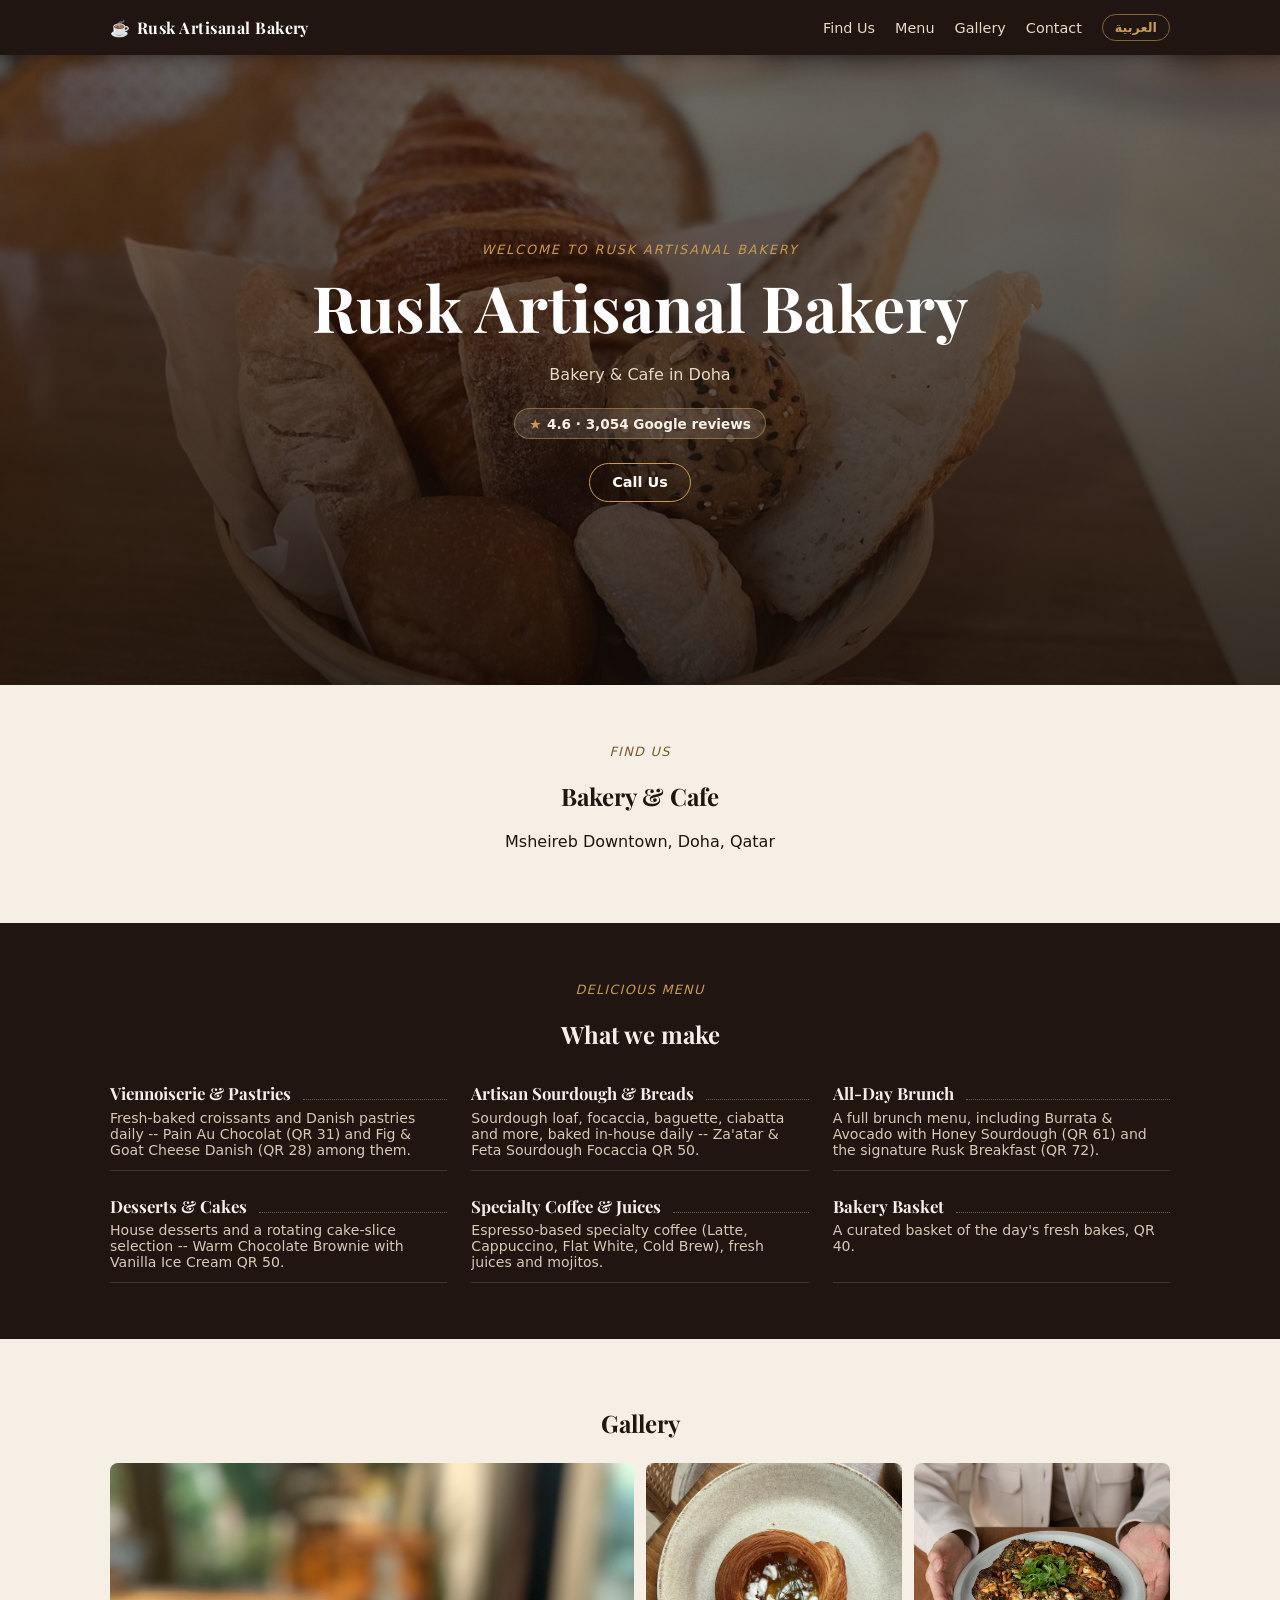
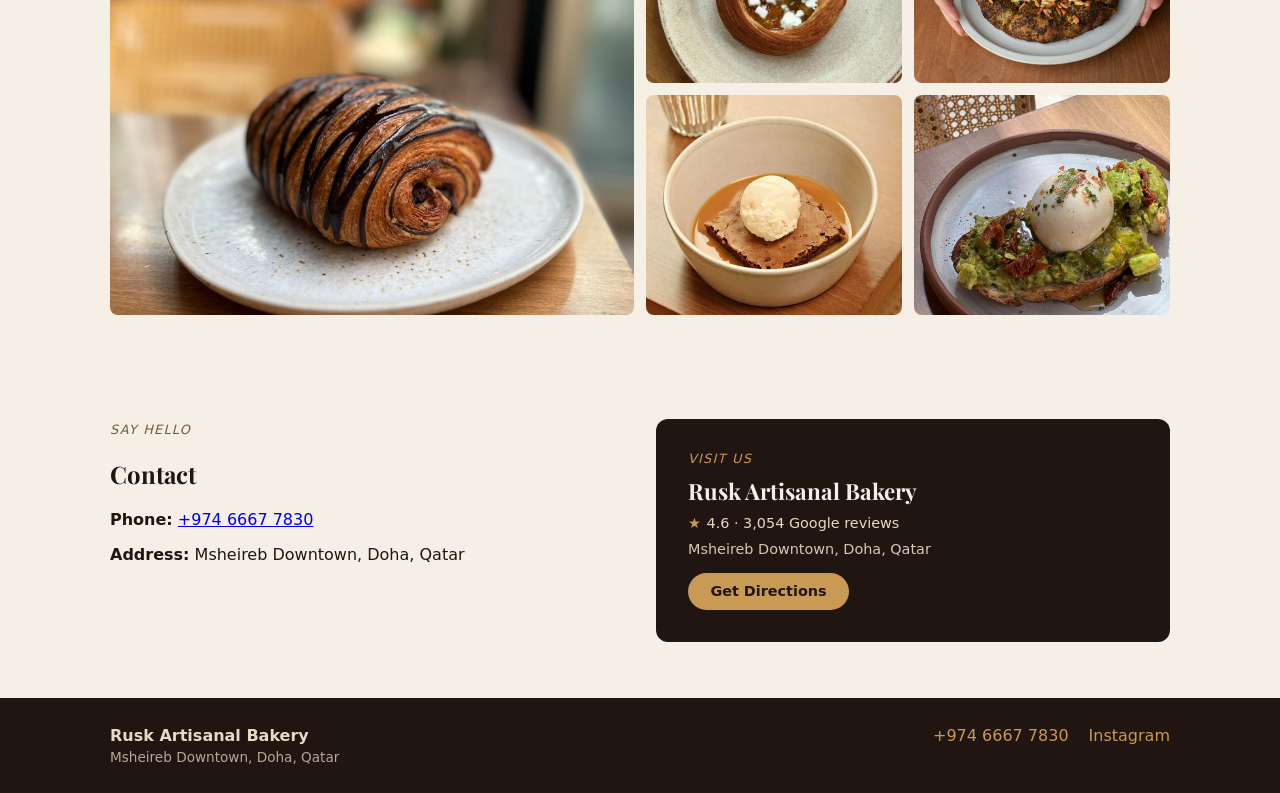
<file: d8dc0a72251f515d/index.html>
<!DOCTYPE html><html lang="en" dir="ltr" data-template="food-cafe" style="--accent: #8B5E34;" data-astro-cid-z4jru4n3><head><meta charset="utf-8"><meta name="viewport" content="width=device-width, initial-scale=1"><link rel="preload" as="image" href="photos/rusk-artisanal-bakery/hero-bakery-basket.jpg" fetchpriority="high"><title>Rusk Artisanal Bakery — Bakery &amp; Cafe</title><meta name="description" content="Rusk Artisanal Bakery — Bakery &amp; Cafe — Doha"><meta name="robots" content="index, follow"><link rel="icon" href="favicon.png"><!-- Open Graph tags --><meta property="og:title" content="Rusk Artisanal Bakery — Bakery &amp; Cafe"><meta property="og:description" content="Rusk Artisanal Bakery — Bakery &amp; Cafe — Doha"><meta property="og:type" content="website"><meta property="og:image" content="og-image.jpg"><script type="application/ld+json">{"@context":"https://schema.org","@type":["LocalBusiness","FoodEstablishment"],"name":"Rusk Artisanal Bakery","servesCuisine":"Bakery & Cafe","address":{"@type":"PostalAddress","streetAddress":"Msheireb Downtown, Doha, Qatar","addressLocality":"Doha","addressCountry":"QA"},"telephone":"+974 6667 7830","hasMap":"https://www.google.com/maps/search/Rusk+Artisanal+Bakery+Doha+Qatar","aggregateRating":{"@type":"AggregateRating","ratingValue":4.6,"reviewCount":3054},"image":["/smb-factory-previews/d8dc0a72251f515d/photos/rusk-artisanal-bakery/hero-bakery-basket.jpg","/smb-factory-previews/d8dc0a72251f515d/photos/rusk-artisanal-bakery/pain-au-chocolat.jpg","/smb-factory-previews/d8dc0a72251f515d/photos/rusk-artisanal-bakery/fig-goat-cheese-danish.jpg","/smb-factory-previews/d8dc0a72251f515d/photos/rusk-artisanal-bakery/zaatar-feta-focaccia.jpg","/smb-factory-previews/d8dc0a72251f515d/photos/rusk-artisanal-bakery/chocolate-brownie.jpg","/smb-factory-previews/d8dc0a72251f515d/photos/rusk-artisanal-bakery/burrata-avocado-honey-sourdough.jpg"],"sameAs":["https://instagram.com/rusk.qa"]}</script><link rel="stylesheet" href="_astro/index.DH_GCfl4.css"></head><body class data-astro-cid-z4jru4n3><main class="food-cafe" data-astro-cid-e42psgzj><nav class="navbar" data-astro-cid-e42psgzj><div class="container navbar-row" data-astro-cid-e42psgzj><a class="brand" href="#top" data-astro-cid-e42psgzj><span class="brand-mark" data-astro-cid-e42psgzj>&#9749;</span><span class="i18n-en" data-astro-cid-e42psgzj>Rusk Artisanal Bakery</span><span class="i18n-ar" style="display:none" lang="ar" dir="rtl" data-astro-cid-e42psgzj>مخبز رسك</span></a><!-- Mobile hamburger menu (pure CSS/vanilla JS, no framework) -- fixes the "no mobile
           navigation at all" defect: previously .navlinks was simply `display: none` below
           720px with no way to open it (REAL_CLIENT_TEST/ADVERSARIAL_REVIEW.md attack #5). Only
           visible at the mobile breakpoint (see .nav-toggle CSS); toggles #navMenu open/closed
           and is fully keyboard-accessible (a real <button>, aria-expanded kept in sync). --><button type="button" class="nav-toggle" id="navToggle" aria-expanded="false" aria-controls="navMenu" aria-label="Toggle navigation menu / فتح القائمة" data-astro-cid-e42psgzj><span class="nav-toggle-bar" data-astro-cid-e42psgzj></span><span class="nav-toggle-bar" data-astro-cid-e42psgzj></span><span class="nav-toggle-bar" data-astro-cid-e42psgzj></span></button><div class="navlinks" id="navMenu" data-astro-cid-e42psgzj><!-- 2026-09-12 detail QA pass: label changed from "About"/"من نحن" to "Find Us"/"موقعنا"
             to match the #about section's own eyebrow just below (renamed from "Our Story" during
             the adversarial review's content-honesty fix -- see that section's comment) -- the nav
             link and its destination's own heading had gone out of sync, a small but real
             navigation-copy inconsistency nobody had re-checked since that rename. --><a href="#about" data-astro-cid-e42psgzj><span class="i18n-en" data-astro-cid-e42psgzj>Find Us</span><span class="i18n-ar" style="display:none" lang="ar" dir="rtl" data-astro-cid-e42psgzj>موقعنا</span></a><a href="#menu" data-astro-cid-e42psgzj><span class="i18n-en" data-astro-cid-e42psgzj>Menu</span><span class="i18n-ar" style="display:none" lang="ar" dir="rtl" data-astro-cid-e42psgzj>قائمة الطعام</span></a><a href="#gallery" data-astro-cid-e42psgzj><span class="i18n-en" data-astro-cid-e42psgzj>Gallery</span><span class="i18n-ar" style="display:none" lang="ar" dir="rtl" data-astro-cid-e42psgzj>معرض الصور</span></a><a href="#contact" data-astro-cid-e42psgzj><span class="i18n-en" data-astro-cid-e42psgzj>Contact</span><span class="i18n-ar" style="display:none" lang="ar" dir="rtl" data-astro-cid-e42psgzj>تواصل</span></a><!-- Language toggle: shows the language you can SWITCH TO (standard convention), e.g.
             "العربية" while the page is in English. Pure client-side; flips <html lang>/<dir>,
             which the .i18n-en/.i18n-ar CSS rules key off of -- see the <style> block and the
             <script> at the bottom of this component. --><button type="button" class="lang-toggle" id="langToggle" aria-label="Switch language / تبديل اللغة" data-astro-cid-e42psgzj><span class="i18n-en" lang="ar" dir="rtl" data-astro-cid-e42psgzj>العربية</span><span class="i18n-ar" style="display:none" lang="en" dir="ltr" data-astro-cid-e42psgzj>English</span></button></div></div></nav><section id="top" class="hero-section" data-astro-cid-e42psgzj><img class="hero-img" src="photos/rusk-artisanal-bakery/hero-bakery-basket.jpg" alt="" fetchpriority="high" loading="eager" decoding="async" data-astro-cid-e42psgzj><div class="hero-overlay" data-astro-cid-e42psgzj></div><div class="container hero-content" data-astro-cid-e42psgzj><em class="small-text" data-astro-cid-e42psgzj><span class="i18n-en" data-astro-cid-e42psgzj>welcome to Rusk Artisanal Bakery</span><span class="i18n-ar" style="display:none" lang="ar" dir="rtl" data-astro-cid-e42psgzj>أهلاً بكم في مخبز رسك</span></em><h1 data-astro-cid-e42psgzj><span class="i18n-en" data-astro-cid-e42psgzj>Rusk Artisanal Bakery</span><span class="i18n-ar" style="display:none" lang="ar" dir="rtl" data-astro-cid-e42psgzj>مخبز رسك</span></h1><p class="lead" data-astro-cid-e42psgzj><span class="i18n-en" data-astro-cid-e42psgzj>Bakery &amp; Cafe in Doha</span><span class="i18n-ar" style="display:none" lang="ar" dir="rtl" data-astro-cid-e42psgzj>مخبز ومقهى في الدوحة</span></p><a class="rating-badge" href="https://www.google.com/maps/search/Rusk+Artisanal+Bakery+Doha+Qatar" target="_blank" rel="noopener" data-astro-cid-e42psgzj><span class="rating-stars" aria-hidden="true" data-astro-cid-e42psgzj>&#9733;</span><span class="i18n-en" data-astro-cid-e42psgzj>4.6 &middot; 3,054 Google reviews</span><span class="i18n-ar" style="display:none" lang="ar" dir="rtl" data-astro-cid-e42psgzj>4.6 &middot; 3,054 تقييم على خرائط جوجل</span></a><div class="hero-actions" data-astro-cid-e42psgzj><a class="btn btn-outline" href="tel:+97466677830" data-astro-cid-e42psgzj><span class="i18n-en" data-astro-cid-e42psgzj>Call Us</span><span class="i18n-ar" style="display:none" lang="ar" dir="rtl" data-astro-cid-e42psgzj>اتصل بنا</span></a></div></div></section><section id="about" class="about-section" data-astro-cid-e42psgzj><div class="container about-inner" data-astro-cid-e42psgzj><em data-astro-cid-e42psgzj><span class="i18n-en" data-astro-cid-e42psgzj>Find Us</span><span class="i18n-ar" style="display:none" lang="ar" dir="rtl" data-astro-cid-e42psgzj>موقعنا</span></em><h2 data-astro-cid-e42psgzj><span class="i18n-en" data-astro-cid-e42psgzj>Bakery &amp; Cafe</span><span class="i18n-ar" style="display:none" lang="ar" dir="rtl" data-astro-cid-e42psgzj>مخبز ومقهى</span></h2><p data-astro-cid-e42psgzj>Msheireb Downtown, Doha, Qatar</p></div></section><section id="menu" class="menu-section" data-astro-cid-e42psgzj><div class="container" data-astro-cid-e42psgzj><div class="menu-heading" data-astro-cid-e42psgzj><em data-astro-cid-e42psgzj><span class="i18n-en" data-astro-cid-e42psgzj>Delicious Menu</span><span class="i18n-ar" style="display:none" lang="ar" dir="rtl" data-astro-cid-e42psgzj>قائمة شهية</span></em><h2 data-astro-cid-e42psgzj><span class="i18n-en" data-astro-cid-e42psgzj>What we make</span><span class="i18n-ar" style="display:none" lang="ar" dir="rtl" data-astro-cid-e42psgzj>ما نصنعه</span></h2></div><div class="menu-grid" data-astro-cid-e42psgzj><div class="menu-block" data-astro-cid-e42psgzj><div class="menu-block-row" data-astro-cid-e42psgzj><h3 data-astro-cid-e42psgzj><span class="i18n-en" data-astro-cid-e42psgzj>Viennoiserie &amp; Pastries</span><span class="i18n-ar" style="display:none" lang="ar" dir="rtl" data-astro-cid-e42psgzj>المعجنات الفرنسية</span></h3><span class="underline" data-astro-cid-e42psgzj></span></div><p class="menu-desc" dir="ltr" data-astro-cid-e42psgzj>Fresh-baked croissants and Danish pastries daily -- Pain Au Chocolat (QR 31) and Fig &amp; Goat Cheese Danish (QR 28) among them.</p></div><div class="menu-block" data-astro-cid-e42psgzj><div class="menu-block-row" data-astro-cid-e42psgzj><h3 data-astro-cid-e42psgzj><span class="i18n-en" data-astro-cid-e42psgzj>Artisan Sourdough &amp; Breads</span><span class="i18n-ar" style="display:none" lang="ar" dir="rtl" data-astro-cid-e42psgzj>الخبز الحرفي</span></h3><span class="underline" data-astro-cid-e42psgzj></span></div><p class="menu-desc" dir="ltr" data-astro-cid-e42psgzj>Sourdough loaf, focaccia, baguette, ciabatta and more, baked in-house daily -- Za&#39;atar &amp; Feta Sourdough Focaccia QR 50.</p></div><div class="menu-block" data-astro-cid-e42psgzj><div class="menu-block-row" data-astro-cid-e42psgzj><h3 data-astro-cid-e42psgzj><span class="i18n-en" data-astro-cid-e42psgzj>All-Day Brunch</span><span class="i18n-ar" style="display:none" lang="ar" dir="rtl" data-astro-cid-e42psgzj>فطور طوال اليوم</span></h3><span class="underline" data-astro-cid-e42psgzj></span></div><p class="menu-desc" dir="ltr" data-astro-cid-e42psgzj>A full brunch menu, including Burrata &amp; Avocado with Honey Sourdough (QR 61) and the signature Rusk Breakfast (QR 72).</p></div><div class="menu-block" data-astro-cid-e42psgzj><div class="menu-block-row" data-astro-cid-e42psgzj><h3 data-astro-cid-e42psgzj><span class="i18n-en" data-astro-cid-e42psgzj>Desserts &amp; Cakes</span><span class="i18n-ar" style="display:none" lang="ar" dir="rtl" data-astro-cid-e42psgzj>الحلويات والكيك</span></h3><span class="underline" data-astro-cid-e42psgzj></span></div><p class="menu-desc" dir="ltr" data-astro-cid-e42psgzj>House desserts and a rotating cake-slice selection -- Warm Chocolate Brownie with Vanilla Ice Cream QR 50.</p></div><div class="menu-block" data-astro-cid-e42psgzj><div class="menu-block-row" data-astro-cid-e42psgzj><h3 data-astro-cid-e42psgzj><span class="i18n-en" data-astro-cid-e42psgzj>Specialty Coffee &amp; Juices</span><span class="i18n-ar" style="display:none" lang="ar" dir="rtl" data-astro-cid-e42psgzj>القهوة المختصة والعصائر</span></h3><span class="underline" data-astro-cid-e42psgzj></span></div><p class="menu-desc" dir="ltr" data-astro-cid-e42psgzj>Espresso-based specialty coffee (Latte, Cappuccino, Flat White, Cold Brew), fresh juices and mojitos.</p></div><div class="menu-block" data-astro-cid-e42psgzj><div class="menu-block-row" data-astro-cid-e42psgzj><h3 data-astro-cid-e42psgzj><span class="i18n-en" data-astro-cid-e42psgzj>Bakery Basket</span><span class="i18n-ar" style="display:none" lang="ar" dir="rtl" data-astro-cid-e42psgzj>سلة المخبوزات</span></h3><span class="underline" data-astro-cid-e42psgzj></span></div><p class="menu-desc" dir="ltr" data-astro-cid-e42psgzj>A curated basket of the day&#39;s fresh bakes, QR 40.</p></div></div></div></section><section id="gallery" class="gallery-section" data-astro-cid-e42psgzj><div class="container" data-astro-cid-e42psgzj><div class="gallery-heading" data-astro-cid-e42psgzj><h2 data-astro-cid-e42psgzj><span class="i18n-en" data-astro-cid-e42psgzj>Gallery</span><span class="i18n-ar" style="display:none" lang="ar" dir="rtl" data-astro-cid-e42psgzj>معرض الصور</span></h2></div><div class="gallery-grid mosaic" data-astro-cid-e42psgzj><img src="photos/rusk-artisanal-bakery/pain-au-chocolat.jpg" alt="Pain Au Chocolat at Rusk Artisanal Bakery -- real photo from the bakery's own published menu" data-astro-cid-e42psgzj><img src="photos/rusk-artisanal-bakery/fig-goat-cheese-danish.jpg" alt="Fig &amp; Goat Cheese Danish at Rusk Artisanal Bakery -- real photo from the bakery's own published menu" data-astro-cid-e42psgzj><img src="photos/rusk-artisanal-bakery/zaatar-feta-focaccia.jpg" alt="Za'atar &amp; Feta Sourdough Focaccia at Rusk Artisanal Bakery -- real photo from the bakery's own published menu" data-astro-cid-e42psgzj><img src="photos/rusk-artisanal-bakery/chocolate-brownie.jpg" alt="Warm Chocolate Brownie with Vanilla Ice Cream at Rusk Artisanal Bakery -- real photo from the bakery's own published menu" data-astro-cid-e42psgzj><img src="photos/rusk-artisanal-bakery/burrata-avocado-honey-sourdough.jpg" alt="Burrata &amp; Avocado with Honey Sourdough at Rusk Artisanal Bakery -- real photo from the bakery's own published menu" data-astro-cid-e42psgzj></div></div></section><section id="contact" class="contact-section" data-astro-cid-e42psgzj><div class="container contact-grid" data-astro-cid-e42psgzj><div class="contact-info" data-astro-cid-e42psgzj><em data-astro-cid-e42psgzj><span class="i18n-en" data-astro-cid-e42psgzj>Say Hello</span><span class="i18n-ar" style="display:none" lang="ar" dir="rtl" data-astro-cid-e42psgzj>تواصل معنا</span></em><h2 data-astro-cid-e42psgzj><span class="i18n-en" data-astro-cid-e42psgzj>Contact</span><span class="i18n-ar" style="display:none" lang="ar" dir="rtl" data-astro-cid-e42psgzj>بيانات التواصل</span></h2><p data-astro-cid-e42psgzj><strong data-astro-cid-e42psgzj><span class="i18n-en" data-astro-cid-e42psgzj>Phone:</span><span class="i18n-ar" style="display:none" lang="ar" dir="rtl" data-astro-cid-e42psgzj>الهاتف:</span></strong> <a href="tel:+97466677830" dir="ltr" data-astro-cid-e42psgzj>+974 6667 7830</a></p><p data-astro-cid-e42psgzj><strong data-astro-cid-e42psgzj><span class="i18n-en" data-astro-cid-e42psgzj>Address:</span><span class="i18n-ar" style="display:none" lang="ar" dir="rtl" data-astro-cid-e42psgzj>العنوان:</span></strong> Msheireb Downtown, Doha, Qatar</p></div><div class="visit-card" data-astro-cid-e42psgzj><em data-astro-cid-e42psgzj><span class="i18n-en" data-astro-cid-e42psgzj>Visit Us</span><span class="i18n-ar" style="display:none" lang="ar" dir="rtl" data-astro-cid-e42psgzj>زورونا</span></em><h3 data-astro-cid-e42psgzj><span class="i18n-en" data-astro-cid-e42psgzj>Rusk Artisanal Bakery</span><span class="i18n-ar" style="display:none" lang="ar" dir="rtl" data-astro-cid-e42psgzj>مخبز رسك</span></h3><p class="visit-rating" data-astro-cid-e42psgzj><span class="rating-stars" aria-hidden="true" data-astro-cid-e42psgzj>&#9733;</span><span class="i18n-en" data-astro-cid-e42psgzj>4.6 &middot; 3,054 Google reviews</span><span class="i18n-ar" style="display:none" lang="ar" dir="rtl" data-astro-cid-e42psgzj>4.6 &middot; 3,054 تقييم على خرائط جوجل</span></p><p class="visit-address" data-astro-cid-e42psgzj>Msheireb Downtown, Doha, Qatar</p><a class="btn btn-solid" href="https://www.google.com/maps/search/Rusk+Artisanal+Bakery+Doha+Qatar" target="_blank" rel="noopener" data-astro-cid-e42psgzj><span class="i18n-en" data-astro-cid-e42psgzj>Get Directions</span><span class="i18n-ar" style="display:none" lang="ar" dir="rtl" data-astro-cid-e42psgzj>احصل على الاتجاهات</span></a></div></div></section><footer class="site-footer" data-astro-cid-e42psgzj><div class="container footer-row" data-astro-cid-e42psgzj><div class="footer-brand" data-astro-cid-e42psgzj><strong data-astro-cid-e42psgzj><span class="i18n-en" data-astro-cid-e42psgzj>Rusk Artisanal Bakery</span><span class="i18n-ar" style="display:none" lang="ar" dir="rtl" data-astro-cid-e42psgzj>مخبز رسك</span></strong><span class="footer-address" data-astro-cid-e42psgzj>Msheireb Downtown, Doha, Qatar</span></div><div class="footer-links" data-astro-cid-e42psgzj><a href="tel:+97466677830" dir="ltr" data-astro-cid-e42psgzj>+974 6667 7830</a><a href="https://instagram.com/rusk.qa" target="_blank" rel="noopener" data-astro-cid-e42psgzj>Instagram</a></div></div></footer></main><script type="module">var e=document.getElementById(`navToggle`),t=document.getElementById(`navMenu`);e&&t&&(e.addEventListener(`click`,()=>{let n=t.classList.toggle(`open`);e.setAttribute(`aria-expanded`,String(n))}),t.querySelectorAll(`a`).forEach(n=>{n.addEventListener(`click`,()=>{t.classList.remove(`open`),e.setAttribute(`aria-expanded`,`false`)})}));var n=document.getElementById(`langToggle`);if(n){let e=document.querySelectorAll(`.i18n-en`),t=document.querySelectorAll(`.i18n-ar`);n.addEventListener(`click`,()=>{let n=document.documentElement,r=n.getAttribute(`dir`)!==`rtl`;n.setAttribute(`dir`,r?`rtl`:`ltr`),n.setAttribute(`lang`,r?`ar`:`en`),e.forEach(e=>{e.style.display=r?`none`:``}),t.forEach(e=>{e.style.display=r?`inline`:`none`})})}</script></body></html>
</file>
<file: 4c477bd75464a39a/_astro/index.DH_GCfl4.css>
@font-face{font-family:Noto Kufi Arabic;src:url(../fonts/NotoKufiArabic-Regular.ttf)format("truetype");font-weight:400 700;font-display:swap}html[dir=rtl] body{direction:rtl;font-family:Noto Kufi Arabic,Cairo,sans-serif}[data-astro-cid-z4jru4n3]{box-sizing:border-box}body{color:#1a1a1a;background:#fff;margin:0;font-family:system-ui,-apple-system,Segoe UI,Roboto,sans-serif}img[data-astro-cid-z4jru4n3]{max-width:100%;display:block}a[data-astro-cid-z4jru4n3]{color:inherit}.preview-banner[data-astro-cid-z4jru4n3]{z-index:9999;color:#fff;text-align:center;white-space:nowrap;text-overflow:ellipsis;letter-spacing:.02em;background:#111;height:28px;font-size:.72rem;line-height:28px;position:fixed;top:0;left:0;right:0;overflow:hidden}body.has-preview-banner{padding-top:28px}.container[data-astro-cid-z4jru4n3]{max-width:1100px;margin:0 auto;padding:0 1.25rem}.service-premium[data-astro-cid-2eliibnh]{--navy:#212529;color:#212529}.navbar[data-astro-cid-2eliibnh]{background:var(--navy);color:#fff;z-index:10;padding:.9rem 0;position:sticky;top:0}.navbar-row[data-astro-cid-2eliibnh]{justify-content:space-between;align-items:center;display:flex}.brand[data-astro-cid-2eliibnh]{text-transform:uppercase;letter-spacing:.05em;font-weight:700}.navlinks[data-astro-cid-2eliibnh] a[data-astro-cid-2eliibnh]{color:#d8d8d8;text-transform:uppercase;letter-spacing:.04em;margin-left:1.5rem;font-size:.8rem;text-decoration:none}.masthead[data-astro-cid-2eliibnh]{background:linear-gradient(160deg, var(--accent), #1b1f24);color:#fff;text-align:center;padding:6rem 0}.masthead-subheading[data-astro-cid-2eliibnh]{opacity:.9;margin-bottom:.5rem;font-size:1.1rem}.masthead-heading[data-astro-cid-2eliibnh]{text-transform:uppercase;margin-bottom:1.5rem;font-size:clamp(2rem,5vw,3.25rem);font-weight:700}.btn[data-astro-cid-2eliibnh]{color:var(--navy);text-transform:uppercase;background:#fff;border-radius:.25rem;padding:.75rem 1.75rem;font-size:.85rem;font-weight:700;text-decoration:none;display:inline-block}.page-section[data-astro-cid-2eliibnh]{padding:4rem 0}.bg-light[data-astro-cid-2eliibnh]{background:#f8f9fa}.section-heading[data-astro-cid-2eliibnh]{text-align:center;text-transform:uppercase;margin-bottom:2.5rem;font-weight:700}.grid[data-astro-cid-2eliibnh]{text-align:center;grid-template-columns:repeat(auto-fit,minmax(220px,1fr));gap:2rem;display:grid}.icon-circle[data-astro-cid-2eliibnh]{background:var(--accent);color:#fff;border-radius:50%;justify-content:center;align-items:center;width:3.5rem;height:3.5rem;margin-bottom:1rem;font-weight:700;display:inline-flex}.service[data-astro-cid-2eliibnh] h4[data-astro-cid-2eliibnh]{margin:.5rem 0}.service[data-astro-cid-2eliibnh] p[data-astro-cid-2eliibnh]{color:#6c757d;font-size:.92rem}.portfolio-grid[data-astro-cid-2eliibnh]{grid-template-columns:repeat(auto-fit,minmax(220px,1fr));gap:1rem;display:grid}.portfolio-grid[data-astro-cid-2eliibnh] img[data-astro-cid-2eliibnh]{object-fit:cover;border-radius:.4rem;width:100%;height:220px}.contact-inner[data-astro-cid-2eliibnh]{text-align:center}.map[data-astro-cid-2eliibnh]{border-radius:.4rem;margin-top:1rem}.footer[data-astro-cid-2eliibnh]{background:var(--navy);color:#d8d8d8;text-align:center;padding:1.5rem 0;font-size:.85rem}html[dir=rtl] .navlinks[data-astro-cid-2eliibnh] a[data-astro-cid-2eliibnh]{margin-left:0;margin-right:1.5rem}.clean-minimal[data-astro-cid-uczmm4td]{--ink:#0f172a;--muted:#64748b;color:var(--ink)}.nav[data-astro-cid-uczmm4td]{padding:1.5rem 0}.nav-row[data-astro-cid-uczmm4td]{justify-content:space-between;align-items:center;display:flex}.brand[data-astro-cid-uczmm4td]{font-size:1.15rem;font-weight:700}.nav[data-astro-cid-uczmm4td] a[data-astro-cid-uczmm4td]{color:var(--muted);margin-left:1.5rem;font-size:.95rem;text-decoration:none}.hero[data-astro-cid-uczmm4td]{padding:3rem 0 4rem}.hero-inner[data-astro-cid-uczmm4td]{text-align:center;max-width:720px;margin:0 auto}.badge[data-astro-cid-uczmm4td]{border:1px solid rgba(var(--accent-rgb,30, 41, 59), .25);background:color-mix(in srgb, var(--accent) 12%, white);color:var(--accent);text-transform:uppercase;letter-spacing:.06em;border-radius:999px;margin-bottom:1rem;padding:.3rem .9rem;font-size:.75rem;font-weight:600;display:inline-block}.hero[data-astro-cid-uczmm4td] h1[data-astro-cid-uczmm4td]{letter-spacing:-.02em;margin:0 0 .75rem;font-size:clamp(2.25rem,5vw,3.5rem);font-weight:800;line-height:1.05}.subtitle[data-astro-cid-uczmm4td]{color:var(--muted);margin-bottom:1.75rem;font-size:1.15rem}.actions[data-astro-cid-uczmm4td]{flex-wrap:wrap;justify-content:center;gap:.75rem;margin-bottom:2.5rem;display:flex}.btn[data-astro-cid-uczmm4td]{border-radius:.5rem;padding:.7rem 1.5rem;font-size:.95rem;font-weight:600;text-decoration:none;display:inline-block}.btn-primary[data-astro-cid-uczmm4td]{background:var(--accent);color:#fff}.btn-outline[data-astro-cid-uczmm4td]{color:var(--ink);border:1px solid #d7dae0}.hero-image[data-astro-cid-uczmm4td]{object-fit:cover;border-radius:1rem;width:100%;max-height:30rem;margin:0 auto}.services[data-astro-cid-uczmm4td],.gallery[data-astro-cid-uczmm4td],.contact[data-astro-cid-uczmm4td]{border-top:1px solid #eef0f3;padding:3.5rem 0}.services[data-astro-cid-uczmm4td] h2[data-astro-cid-uczmm4td],.contact[data-astro-cid-uczmm4td] h2[data-astro-cid-uczmm4td]{text-align:center;margin-bottom:2rem;font-size:1.75rem}.grid[data-astro-cid-uczmm4td]{grid-template-columns:repeat(auto-fit,minmax(220px,1fr));gap:1.5rem;display:grid}.card[data-astro-cid-uczmm4td]{border:1px solid #eef0f3;border-radius:.75rem;padding:1.5rem}.card[data-astro-cid-uczmm4td] h3[data-astro-cid-uczmm4td]{margin:0 0 .5rem;font-size:1.1rem}.card[data-astro-cid-uczmm4td] p[data-astro-cid-uczmm4td]{color:var(--muted);margin:0;font-size:.92rem}.gallery-grid[data-astro-cid-uczmm4td]{grid-template-columns:repeat(auto-fit,minmax(200px,1fr));gap:.75rem;display:grid}.gallery-grid[data-astro-cid-uczmm4td] img[data-astro-cid-uczmm4td]{object-fit:cover;border-radius:.6rem;width:100%;height:220px}.contact[data-astro-cid-uczmm4td]{text-align:center}.map[data-astro-cid-uczmm4td]{border-radius:.6rem;margin-top:1rem}.footer[data-astro-cid-uczmm4td]{text-align:center;color:var(--muted);padding:2rem 0;font-size:.85rem}html[dir=rtl] .nav[data-astro-cid-uczmm4td] a[data-astro-cid-uczmm4td]{margin-left:0;margin-right:1.5rem}@font-face{font-family:Playfair Display;src:url(../fonts/PlayfairDisplay-Variable.ttf)format("truetype");font-weight:400 900;font-display:swap}.container[data-astro-cid-e42psgzj]{box-sizing:border-box;max-width:1100px;margin:0 auto;padding:0 1.25rem}.food-cafe[data-astro-cid-e42psgzj]{--cafe-dark:#201510;--cafe-cream:#f6efe6;--cafe-gold:#c99a53;--cafe-gold-deep:#7a5a2e;--cafe-display-font:"Playfair Display", "Noto Kufi Arabic", Georgia, "Times New Roman", serif;background:var(--cafe-cream);color:var(--cafe-dark)}.food-cafe[data-astro-cid-e42psgzj] h1[data-astro-cid-e42psgzj],.food-cafe[data-astro-cid-e42psgzj] h2[data-astro-cid-e42psgzj],.food-cafe[data-astro-cid-e42psgzj] h3[data-astro-cid-e42psgzj],.food-cafe[data-astro-cid-e42psgzj] .brand[data-astro-cid-e42psgzj]{font-family:var(--cafe-display-font)}.navbar[data-astro-cid-e42psgzj]{background:var(--cafe-dark);color:#fff;z-index:20;padding:.9rem 0;position:sticky;top:0;box-shadow:0 2px 12px #00000040}body.has-preview-banner .navbar[data-astro-cid-e42psgzj]{top:28px}.navbar-row[data-astro-cid-e42psgzj]{justify-content:space-between;align-items:center;display:flex;position:relative}.brand[data-astro-cid-e42psgzj]{color:#fff;letter-spacing:.03em;font-weight:700;text-decoration:none}.brand-mark[data-astro-cid-e42psgzj]{margin-right:.4rem}.navlinks[data-astro-cid-e42psgzj]{align-items:center;display:flex}.navlinks[data-astro-cid-e42psgzj] a[data-astro-cid-e42psgzj]{color:#e7d9c4;margin-left:1.25rem;font-size:.9rem;text-decoration:none}.lang-toggle[data-astro-cid-e42psgzj]{color:var(--cafe-gold);cursor:pointer;background:0 0;border:1px solid #c99a5399;border-radius:999px;margin-left:1.25rem;padding:.3rem .75rem;font-family:inherit;font-size:.8rem;font-weight:600}.lang-toggle[data-astro-cid-e42psgzj]:hover,.lang-toggle[data-astro-cid-e42psgzj]:focus-visible{background:#c99a5326}.nav-toggle[data-astro-cid-e42psgzj]{cursor:pointer;background:0 0;border:none;flex-direction:column;justify-content:center;gap:5px;width:32px;height:32px;padding:0;display:none}.nav-toggle-bar[data-astro-cid-e42psgzj]{background:#fff;width:100%;height:2px;transition:transform .2s,opacity .2s;display:block}.nav-toggle[data-astro-cid-e42psgzj][aria-expanded=true] .nav-toggle-bar[data-astro-cid-e42psgzj]:first-child{transform:translateY(7px)rotate(45deg)}.nav-toggle[data-astro-cid-e42psgzj][aria-expanded=true] .nav-toggle-bar[data-astro-cid-e42psgzj]:nth-child(2){opacity:0}.nav-toggle[data-astro-cid-e42psgzj][aria-expanded=true] .nav-toggle-bar[data-astro-cid-e42psgzj]:nth-child(3){transform:translateY(-7px)rotate(-45deg)}.i18n-ar[data-astro-cid-e42psgzj]{display:none}html[dir=rtl] .i18n-ar[data-astro-cid-e42psgzj]{display:inline}html[dir=rtl] .i18n-en[data-astro-cid-e42psgzj]{display:none}.hero-section[data-astro-cid-e42psgzj]{background-color:var(--cafe-dark);color:#fff;text-align:center;background-position:50%;background-size:cover;justify-content:center;align-items:center;min-height:70vh;display:flex;position:relative;overflow:hidden}.hero-img[data-astro-cid-e42psgzj]{object-fit:cover;object-position:center;z-index:0;width:100%;height:100%;position:absolute;inset:0}.hero-overlay[data-astro-cid-e42psgzj]{z-index:1;background:linear-gradient(#140d088c,#0f0906d1);position:absolute;inset:0}.hero-content[data-astro-cid-e42psgzj]{z-index:2;position:relative}.small-text[data-astro-cid-e42psgzj]{text-transform:uppercase;letter-spacing:.15em;color:var(--cafe-gold);font-size:.8rem}.hero-content[data-astro-cid-e42psgzj] h1[data-astro-cid-e42psgzj]{text-wrap:balance;margin:.4rem 0;font-size:clamp(2rem,6vw,4rem)}.lead[data-astro-cid-e42psgzj]{color:#e7d9c4;margin-bottom:1.5rem}.rating-badge[data-astro-cid-e42psgzj]{color:#f6efe6;background:#f6efe61f;border:1px solid #c99a5380;border-radius:999px;align-items:center;margin-bottom:1.5rem;padding:.4rem .9rem;font-size:.85rem;font-weight:600;text-decoration:none;display:inline-flex}.rating-stars[data-astro-cid-e42psgzj]{color:var(--cafe-gold);margin-inline-end:.35rem}.hero-actions[data-astro-cid-e42psgzj]{justify-content:center;gap:.75rem;display:flex}.btn[data-astro-cid-e42psgzj]{border-radius:999px;padding:.65rem 1.4rem;font-size:.9rem;font-weight:600;text-decoration:none;display:inline-block}.btn-outline[data-astro-cid-e42psgzj]{border:1px solid var(--cafe-gold);color:#fff}.btn-solid[data-astro-cid-e42psgzj]{background:var(--cafe-gold);color:#201510}.about-section[data-astro-cid-e42psgzj],.menu-section[data-astro-cid-e42psgzj],.contact-section[data-astro-cid-e42psgzj]{padding:3.5rem 0}.about-inner[data-astro-cid-e42psgzj]{text-align:center;max-width:640px;margin:0 auto}.about-inner[data-astro-cid-e42psgzj] em[data-astro-cid-e42psgzj],.menu-heading[data-astro-cid-e42psgzj] em[data-astro-cid-e42psgzj],.contact-info[data-astro-cid-e42psgzj] em[data-astro-cid-e42psgzj],.visit-card[data-astro-cid-e42psgzj] em[data-astro-cid-e42psgzj]{text-transform:uppercase;letter-spacing:.1em;font-size:.8rem}.about-inner[data-astro-cid-e42psgzj] em[data-astro-cid-e42psgzj],.contact-info[data-astro-cid-e42psgzj] em[data-astro-cid-e42psgzj]{color:var(--cafe-gold-deep)}.menu-heading[data-astro-cid-e42psgzj] em[data-astro-cid-e42psgzj],.visit-card[data-astro-cid-e42psgzj] em[data-astro-cid-e42psgzj]{color:var(--cafe-gold)}.menu-section[data-astro-cid-e42psgzj]{background:var(--cafe-dark);color:#f6efe6}.menu-heading[data-astro-cid-e42psgzj]{text-align:center;margin-bottom:2rem}.menu-grid[data-astro-cid-e42psgzj]{grid-template-columns:repeat(auto-fit,minmax(260px,1fr));gap:1.5rem;display:grid}.menu-block[data-astro-cid-e42psgzj]{border-bottom:1px solid #f6efe626;padding-bottom:.75rem}.menu-block-row[data-astro-cid-e42psgzj]{align-items:baseline;gap:.75rem;display:flex}.menu-block[data-astro-cid-e42psgzj] h3[data-astro-cid-e42psgzj]{margin:0;font-size:1.05rem}.underline[data-astro-cid-e42psgzj]{border-bottom:1px dotted #f6efe659;flex:1;height:.6em}.menu-desc[data-astro-cid-e42psgzj]{color:#d8c8b3;overflow-wrap:anywhere;margin:.35rem 0 0;font-size:.88rem}.gallery-section[data-astro-cid-e42psgzj]{padding:3rem 0}.gallery-heading[data-astro-cid-e42psgzj]{text-align:center;margin-bottom:1.5rem}.gallery-grid[data-astro-cid-e42psgzj]{grid-template-columns:repeat(auto-fit,minmax(200px,1fr));gap:.75rem;display:grid}.gallery-grid[data-astro-cid-e42psgzj] img[data-astro-cid-e42psgzj]{object-fit:cover;border-radius:.5rem;width:100%;height:220px}.gallery-grid[data-astro-cid-e42psgzj].mosaic{grid-template-rows:repeat(2,220px);grid-template-columns:repeat(4,1fr);grid-template-areas:"a a b c""a a d e"}.gallery-grid[data-astro-cid-e42psgzj].mosaic img[data-astro-cid-e42psgzj]:first-child{grid-area:a;height:100%}.gallery-grid[data-astro-cid-e42psgzj].mosaic img[data-astro-cid-e42psgzj]:nth-child(2){grid-area:b}.gallery-grid[data-astro-cid-e42psgzj].mosaic img[data-astro-cid-e42psgzj]:nth-child(3){grid-area:c}.gallery-grid[data-astro-cid-e42psgzj].mosaic img[data-astro-cid-e42psgzj]:nth-child(4){grid-area:d}.gallery-grid[data-astro-cid-e42psgzj].mosaic img[data-astro-cid-e42psgzj]:nth-child(5){grid-area:e}.contact-grid[data-astro-cid-e42psgzj]{grid-template-columns:1fr 1fr;align-items:stretch;gap:2rem;display:grid}.visit-card[data-astro-cid-e42psgzj]{background:var(--cafe-dark);color:#f6efe6;border-radius:.75rem;flex-direction:column;justify-content:center;gap:.6rem;padding:2rem;display:flex}.visit-card[data-astro-cid-e42psgzj] h3[data-astro-cid-e42psgzj]{margin:0;font-size:1.4rem}.visit-rating[data-astro-cid-e42psgzj]{color:#e7d9c4;margin:0;font-size:.9rem}.visit-address[data-astro-cid-e42psgzj]{color:#d8c8b3;margin:0 0 .4rem;font-size:.9rem}.visit-card[data-astro-cid-e42psgzj] .btn[data-astro-cid-e42psgzj]{align-self:flex-start}.site-footer[data-astro-cid-e42psgzj]{background:var(--cafe-dark);color:#e7d9c4;padding:1.75rem 0}.footer-row[data-astro-cid-e42psgzj]{flex-wrap:wrap;justify-content:space-between;align-items:flex-start;gap:1rem;display:flex}.footer-brand[data-astro-cid-e42psgzj]{flex-direction:column;gap:.25rem;display:flex}.footer-address[data-astro-cid-e42psgzj]{color:#e7d9c4;opacity:.75;font-size:.85rem}.footer-links[data-astro-cid-e42psgzj]{gap:1.25rem;display:flex}.footer-row[data-astro-cid-e42psgzj] a[data-astro-cid-e42psgzj]{color:var(--cafe-gold);text-decoration:none}@media (width<=720px){.contact-grid[data-astro-cid-e42psgzj]{grid-template-columns:1fr}.gallery-grid[data-astro-cid-e42psgzj].mosaic{grid-template-rows:repeat(3,180px);grid-template-columns:1fr 1fr;grid-template-areas:"a a""b c""d e"}.nav-toggle[data-astro-cid-e42psgzj]{display:flex}.navlinks[data-astro-cid-e42psgzj]{background:var(--cafe-dark);flex-direction:column;align-items:stretch;padding:.5rem 1.25rem 1rem;display:none;position:absolute;top:100%;left:0;right:0;box-shadow:0 14px 24px #0000004d}.navlinks[data-astro-cid-e42psgzj].open{display:flex}.navlinks[data-astro-cid-e42psgzj] a[data-astro-cid-e42psgzj],.navlinks[data-astro-cid-e42psgzj] .lang-toggle[data-astro-cid-e42psgzj]{text-align:left;border-bottom:1px solid #ffffff1a;margin:0;padding:.75rem 0}.navlinks[data-astro-cid-e42psgzj] .lang-toggle[data-astro-cid-e42psgzj]{text-align:left;border-top:none;border-left:none;border-right:none;border-radius:0;width:100%}}html[dir=rtl] .navlinks[data-astro-cid-e42psgzj] a[data-astro-cid-e42psgzj],html[dir=rtl] .lang-toggle[data-astro-cid-e42psgzj]{margin-left:0;margin-right:1.25rem}@media (width<=720px){html[dir=rtl] .navlinks[data-astro-cid-e42psgzj] a[data-astro-cid-e42psgzj],html[dir=rtl] .lang-toggle[data-astro-cid-e42psgzj]{text-align:right;margin-right:0}}.retail-boutique[data-astro-cid-xol3x3re]{--ink:#171717;color:var(--ink)}.topbar[data-astro-cid-xol3x3re]{background:var(--ink);color:#fff;padding:.4rem 0;font-size:.78rem}.topbar-row[data-astro-cid-xol3x3re]{justify-content:space-between;display:flex}.header[data-astro-cid-xol3x3re]{border-bottom:1px solid #eee;padding:1rem 0}.header-row[data-astro-cid-xol3x3re]{justify-content:space-between;align-items:center;display:flex}.brand[data-astro-cid-xol3x3re]{letter-spacing:-.01em;font-size:1.2rem;font-weight:800}.collections[data-astro-cid-xol3x3re] a[data-astro-cid-xol3x3re]{color:var(--ink);margin-left:1.25rem;font-size:.88rem;text-decoration:none}.banner[data-astro-cid-xol3x3re]{color:#fff;background-color:#eee;background-position:50%;background-size:cover;align-items:center;min-height:50vh;display:flex;position:relative}.banner-overlay[data-astro-cid-xol3x3re]{background:#0a0a0ab8;position:absolute;inset:0}.banner-content[data-astro-cid-xol3x3re]{z-index:1;position:relative}.banner[data-astro-cid-xol3x3re] h1[data-astro-cid-xol3x3re]{margin:0 0 .4rem;font-size:clamp(2rem,5vw,3rem)}.btn[data-astro-cid-xol3x3re]{color:var(--ink);background:#fff;border-radius:999px;margin-top:1rem;padding:.65rem 1.5rem;font-size:.85rem;font-weight:700;text-decoration:none;display:inline-block}.collections-section[data-astro-cid-xol3x3re],.contact-section[data-astro-cid-xol3x3re]{padding:3.5rem 0}.collections-section[data-astro-cid-xol3x3re] h2[data-astro-cid-xol3x3re],.contact-section[data-astro-cid-xol3x3re] h2[data-astro-cid-xol3x3re]{text-align:center;margin-bottom:2rem}.product-grid[data-astro-cid-xol3x3re]{grid-template-columns:repeat(auto-fit,minmax(220px,1fr));gap:1.5rem;display:grid}.product-card[data-astro-cid-xol3x3re] img[data-astro-cid-xol3x3re]{object-fit:cover;border-radius:.4rem;width:100%;height:200px;margin-bottom:.75rem}.product-card[data-astro-cid-xol3x3re] h3[data-astro-cid-xol3x3re]{margin:0 0 .25rem;font-size:1.02rem}.product-card[data-astro-cid-xol3x3re] p[data-astro-cid-xol3x3re]{color:#6b6b6b;margin:0;font-size:.88rem}.contact-section[data-astro-cid-xol3x3re]{text-align:center;background:#fafafa}.map[data-astro-cid-xol3x3re]{border-radius:.4rem;margin-top:1rem}.footer[data-astro-cid-xol3x3re]{text-align:center;color:#6b6b6b;padding:1.5rem 0;font-size:.85rem}html[dir=rtl] .collections[data-astro-cid-xol3x3re] a[data-astro-cid-xol3x3re]{margin-left:0;margin-right:1.25rem}
</file>
<file: d8dc0a72251f515d/_astro/index.DH_GCfl4.css>
@font-face{font-family:Noto Kufi Arabic;src:url(../fonts/NotoKufiArabic-Regular.ttf)format("truetype");font-weight:400 700;font-display:swap}html[dir=rtl] body{direction:rtl;font-family:Noto Kufi Arabic,Cairo,sans-serif}[data-astro-cid-z4jru4n3]{box-sizing:border-box}body{color:#1a1a1a;background:#fff;margin:0;font-family:system-ui,-apple-system,Segoe UI,Roboto,sans-serif}img[data-astro-cid-z4jru4n3]{max-width:100%;display:block}a[data-astro-cid-z4jru4n3]{color:inherit}.preview-banner[data-astro-cid-z4jru4n3]{z-index:9999;color:#fff;text-align:center;white-space:nowrap;text-overflow:ellipsis;letter-spacing:.02em;background:#111;height:28px;font-size:.72rem;line-height:28px;position:fixed;top:0;left:0;right:0;overflow:hidden}body.has-preview-banner{padding-top:28px}.container[data-astro-cid-z4jru4n3]{max-width:1100px;margin:0 auto;padding:0 1.25rem}.service-premium[data-astro-cid-2eliibnh]{--navy:#212529;color:#212529}.navbar[data-astro-cid-2eliibnh]{background:var(--navy);color:#fff;z-index:10;padding:.9rem 0;position:sticky;top:0}.navbar-row[data-astro-cid-2eliibnh]{justify-content:space-between;align-items:center;display:flex}.brand[data-astro-cid-2eliibnh]{text-transform:uppercase;letter-spacing:.05em;font-weight:700}.navlinks[data-astro-cid-2eliibnh] a[data-astro-cid-2eliibnh]{color:#d8d8d8;text-transform:uppercase;letter-spacing:.04em;margin-left:1.5rem;font-size:.8rem;text-decoration:none}.masthead[data-astro-cid-2eliibnh]{background:linear-gradient(160deg, var(--accent), #1b1f24);color:#fff;text-align:center;padding:6rem 0}.masthead-subheading[data-astro-cid-2eliibnh]{opacity:.9;margin-bottom:.5rem;font-size:1.1rem}.masthead-heading[data-astro-cid-2eliibnh]{text-transform:uppercase;margin-bottom:1.5rem;font-size:clamp(2rem,5vw,3.25rem);font-weight:700}.btn[data-astro-cid-2eliibnh]{color:var(--navy);text-transform:uppercase;background:#fff;border-radius:.25rem;padding:.75rem 1.75rem;font-size:.85rem;font-weight:700;text-decoration:none;display:inline-block}.page-section[data-astro-cid-2eliibnh]{padding:4rem 0}.bg-light[data-astro-cid-2eliibnh]{background:#f8f9fa}.section-heading[data-astro-cid-2eliibnh]{text-align:center;text-transform:uppercase;margin-bottom:2.5rem;font-weight:700}.grid[data-astro-cid-2eliibnh]{text-align:center;grid-template-columns:repeat(auto-fit,minmax(220px,1fr));gap:2rem;display:grid}.icon-circle[data-astro-cid-2eliibnh]{background:var(--accent);color:#fff;border-radius:50%;justify-content:center;align-items:center;width:3.5rem;height:3.5rem;margin-bottom:1rem;font-weight:700;display:inline-flex}.service[data-astro-cid-2eliibnh] h4[data-astro-cid-2eliibnh]{margin:.5rem 0}.service[data-astro-cid-2eliibnh] p[data-astro-cid-2eliibnh]{color:#6c757d;font-size:.92rem}.portfolio-grid[data-astro-cid-2eliibnh]{grid-template-columns:repeat(auto-fit,minmax(220px,1fr));gap:1rem;display:grid}.portfolio-grid[data-astro-cid-2eliibnh] img[data-astro-cid-2eliibnh]{object-fit:cover;border-radius:.4rem;width:100%;height:220px}.contact-inner[data-astro-cid-2eliibnh]{text-align:center}.map[data-astro-cid-2eliibnh]{border-radius:.4rem;margin-top:1rem}.footer[data-astro-cid-2eliibnh]{background:var(--navy);color:#d8d8d8;text-align:center;padding:1.5rem 0;font-size:.85rem}html[dir=rtl] .navlinks[data-astro-cid-2eliibnh] a[data-astro-cid-2eliibnh]{margin-left:0;margin-right:1.5rem}.clean-minimal[data-astro-cid-uczmm4td]{--ink:#0f172a;--muted:#64748b;color:var(--ink)}.nav[data-astro-cid-uczmm4td]{padding:1.5rem 0}.nav-row[data-astro-cid-uczmm4td]{justify-content:space-between;align-items:center;display:flex}.brand[data-astro-cid-uczmm4td]{font-size:1.15rem;font-weight:700}.nav[data-astro-cid-uczmm4td] a[data-astro-cid-uczmm4td]{color:var(--muted);margin-left:1.5rem;font-size:.95rem;text-decoration:none}.hero[data-astro-cid-uczmm4td]{padding:3rem 0 4rem}.hero-inner[data-astro-cid-uczmm4td]{text-align:center;max-width:720px;margin:0 auto}.badge[data-astro-cid-uczmm4td]{border:1px solid rgba(var(--accent-rgb,30, 41, 59), .25);background:color-mix(in srgb, var(--accent) 12%, white);color:var(--accent);text-transform:uppercase;letter-spacing:.06em;border-radius:999px;margin-bottom:1rem;padding:.3rem .9rem;font-size:.75rem;font-weight:600;display:inline-block}.hero[data-astro-cid-uczmm4td] h1[data-astro-cid-uczmm4td]{letter-spacing:-.02em;margin:0 0 .75rem;font-size:clamp(2.25rem,5vw,3.5rem);font-weight:800;line-height:1.05}.subtitle[data-astro-cid-uczmm4td]{color:var(--muted);margin-bottom:1.75rem;font-size:1.15rem}.actions[data-astro-cid-uczmm4td]{flex-wrap:wrap;justify-content:center;gap:.75rem;margin-bottom:2.5rem;display:flex}.btn[data-astro-cid-uczmm4td]{border-radius:.5rem;padding:.7rem 1.5rem;font-size:.95rem;font-weight:600;text-decoration:none;display:inline-block}.btn-primary[data-astro-cid-uczmm4td]{background:var(--accent);color:#fff}.btn-outline[data-astro-cid-uczmm4td]{color:var(--ink);border:1px solid #d7dae0}.hero-image[data-astro-cid-uczmm4td]{object-fit:cover;border-radius:1rem;width:100%;max-height:30rem;margin:0 auto}.services[data-astro-cid-uczmm4td],.gallery[data-astro-cid-uczmm4td],.contact[data-astro-cid-uczmm4td]{border-top:1px solid #eef0f3;padding:3.5rem 0}.services[data-astro-cid-uczmm4td] h2[data-astro-cid-uczmm4td],.contact[data-astro-cid-uczmm4td] h2[data-astro-cid-uczmm4td]{text-align:center;margin-bottom:2rem;font-size:1.75rem}.grid[data-astro-cid-uczmm4td]{grid-template-columns:repeat(auto-fit,minmax(220px,1fr));gap:1.5rem;display:grid}.card[data-astro-cid-uczmm4td]{border:1px solid #eef0f3;border-radius:.75rem;padding:1.5rem}.card[data-astro-cid-uczmm4td] h3[data-astro-cid-uczmm4td]{margin:0 0 .5rem;font-size:1.1rem}.card[data-astro-cid-uczmm4td] p[data-astro-cid-uczmm4td]{color:var(--muted);margin:0;font-size:.92rem}.gallery-grid[data-astro-cid-uczmm4td]{grid-template-columns:repeat(auto-fit,minmax(200px,1fr));gap:.75rem;display:grid}.gallery-grid[data-astro-cid-uczmm4td] img[data-astro-cid-uczmm4td]{object-fit:cover;border-radius:.6rem;width:100%;height:220px}.contact[data-astro-cid-uczmm4td]{text-align:center}.map[data-astro-cid-uczmm4td]{border-radius:.6rem;margin-top:1rem}.footer[data-astro-cid-uczmm4td]{text-align:center;color:var(--muted);padding:2rem 0;font-size:.85rem}html[dir=rtl] .nav[data-astro-cid-uczmm4td] a[data-astro-cid-uczmm4td]{margin-left:0;margin-right:1.5rem}@font-face{font-family:Playfair Display;src:url(../fonts/PlayfairDisplay-Variable.ttf)format("truetype");font-weight:400 900;font-display:swap}.container[data-astro-cid-e42psgzj]{box-sizing:border-box;max-width:1100px;margin:0 auto;padding:0 1.25rem}.food-cafe[data-astro-cid-e42psgzj]{--cafe-dark:#201510;--cafe-cream:#f6efe6;--cafe-gold:#c99a53;--cafe-gold-deep:#7a5a2e;--cafe-display-font:"Playfair Display", "Noto Kufi Arabic", Georgia, "Times New Roman", serif;background:var(--cafe-cream);color:var(--cafe-dark)}.food-cafe[data-astro-cid-e42psgzj] h1[data-astro-cid-e42psgzj],.food-cafe[data-astro-cid-e42psgzj] h2[data-astro-cid-e42psgzj],.food-cafe[data-astro-cid-e42psgzj] h3[data-astro-cid-e42psgzj],.food-cafe[data-astro-cid-e42psgzj] .brand[data-astro-cid-e42psgzj]{font-family:var(--cafe-display-font)}.navbar[data-astro-cid-e42psgzj]{background:var(--cafe-dark);color:#fff;z-index:20;padding:.9rem 0;position:sticky;top:0;box-shadow:0 2px 12px #00000040}body.has-preview-banner .navbar[data-astro-cid-e42psgzj]{top:28px}.navbar-row[data-astro-cid-e42psgzj]{justify-content:space-between;align-items:center;display:flex;position:relative}.brand[data-astro-cid-e42psgzj]{color:#fff;letter-spacing:.03em;font-weight:700;text-decoration:none}.brand-mark[data-astro-cid-e42psgzj]{margin-right:.4rem}.navlinks[data-astro-cid-e42psgzj]{align-items:center;display:flex}.navlinks[data-astro-cid-e42psgzj] a[data-astro-cid-e42psgzj]{color:#e7d9c4;margin-left:1.25rem;font-size:.9rem;text-decoration:none}.lang-toggle[data-astro-cid-e42psgzj]{color:var(--cafe-gold);cursor:pointer;background:0 0;border:1px solid #c99a5399;border-radius:999px;margin-left:1.25rem;padding:.3rem .75rem;font-family:inherit;font-size:.8rem;font-weight:600}.lang-toggle[data-astro-cid-e42psgzj]:hover,.lang-toggle[data-astro-cid-e42psgzj]:focus-visible{background:#c99a5326}.nav-toggle[data-astro-cid-e42psgzj]{cursor:pointer;background:0 0;border:none;flex-direction:column;justify-content:center;gap:5px;width:32px;height:32px;padding:0;display:none}.nav-toggle-bar[data-astro-cid-e42psgzj]{background:#fff;width:100%;height:2px;transition:transform .2s,opacity .2s;display:block}.nav-toggle[data-astro-cid-e42psgzj][aria-expanded=true] .nav-toggle-bar[data-astro-cid-e42psgzj]:first-child{transform:translateY(7px)rotate(45deg)}.nav-toggle[data-astro-cid-e42psgzj][aria-expanded=true] .nav-toggle-bar[data-astro-cid-e42psgzj]:nth-child(2){opacity:0}.nav-toggle[data-astro-cid-e42psgzj][aria-expanded=true] .nav-toggle-bar[data-astro-cid-e42psgzj]:nth-child(3){transform:translateY(-7px)rotate(-45deg)}.i18n-ar[data-astro-cid-e42psgzj]{display:none}html[dir=rtl] .i18n-ar[data-astro-cid-e42psgzj]{display:inline}html[dir=rtl] .i18n-en[data-astro-cid-e42psgzj]{display:none}.hero-section[data-astro-cid-e42psgzj]{background-color:var(--cafe-dark);color:#fff;text-align:center;background-position:50%;background-size:cover;justify-content:center;align-items:center;min-height:70vh;display:flex;position:relative;overflow:hidden}.hero-img[data-astro-cid-e42psgzj]{object-fit:cover;object-position:center;z-index:0;width:100%;height:100%;position:absolute;inset:0}.hero-overlay[data-astro-cid-e42psgzj]{z-index:1;background:linear-gradient(#140d088c,#0f0906d1);position:absolute;inset:0}.hero-content[data-astro-cid-e42psgzj]{z-index:2;position:relative}.small-text[data-astro-cid-e42psgzj]{text-transform:uppercase;letter-spacing:.15em;color:var(--cafe-gold);font-size:.8rem}.hero-content[data-astro-cid-e42psgzj] h1[data-astro-cid-e42psgzj]{text-wrap:balance;margin:.4rem 0;font-size:clamp(2rem,6vw,4rem)}.lead[data-astro-cid-e42psgzj]{color:#e7d9c4;margin-bottom:1.5rem}.rating-badge[data-astro-cid-e42psgzj]{color:#f6efe6;background:#f6efe61f;border:1px solid #c99a5380;border-radius:999px;align-items:center;margin-bottom:1.5rem;padding:.4rem .9rem;font-size:.85rem;font-weight:600;text-decoration:none;display:inline-flex}.rating-stars[data-astro-cid-e42psgzj]{color:var(--cafe-gold);margin-inline-end:.35rem}.hero-actions[data-astro-cid-e42psgzj]{justify-content:center;gap:.75rem;display:flex}.btn[data-astro-cid-e42psgzj]{border-radius:999px;padding:.65rem 1.4rem;font-size:.9rem;font-weight:600;text-decoration:none;display:inline-block}.btn-outline[data-astro-cid-e42psgzj]{border:1px solid var(--cafe-gold);color:#fff}.btn-solid[data-astro-cid-e42psgzj]{background:var(--cafe-gold);color:#201510}.about-section[data-astro-cid-e42psgzj],.menu-section[data-astro-cid-e42psgzj],.contact-section[data-astro-cid-e42psgzj]{padding:3.5rem 0}.about-inner[data-astro-cid-e42psgzj]{text-align:center;max-width:640px;margin:0 auto}.about-inner[data-astro-cid-e42psgzj] em[data-astro-cid-e42psgzj],.menu-heading[data-astro-cid-e42psgzj] em[data-astro-cid-e42psgzj],.contact-info[data-astro-cid-e42psgzj] em[data-astro-cid-e42psgzj],.visit-card[data-astro-cid-e42psgzj] em[data-astro-cid-e42psgzj]{text-transform:uppercase;letter-spacing:.1em;font-size:.8rem}.about-inner[data-astro-cid-e42psgzj] em[data-astro-cid-e42psgzj],.contact-info[data-astro-cid-e42psgzj] em[data-astro-cid-e42psgzj]{color:var(--cafe-gold-deep)}.menu-heading[data-astro-cid-e42psgzj] em[data-astro-cid-e42psgzj],.visit-card[data-astro-cid-e42psgzj] em[data-astro-cid-e42psgzj]{color:var(--cafe-gold)}.menu-section[data-astro-cid-e42psgzj]{background:var(--cafe-dark);color:#f6efe6}.menu-heading[data-astro-cid-e42psgzj]{text-align:center;margin-bottom:2rem}.menu-grid[data-astro-cid-e42psgzj]{grid-template-columns:repeat(auto-fit,minmax(260px,1fr));gap:1.5rem;display:grid}.menu-block[data-astro-cid-e42psgzj]{border-bottom:1px solid #f6efe626;padding-bottom:.75rem}.menu-block-row[data-astro-cid-e42psgzj]{align-items:baseline;gap:.75rem;display:flex}.menu-block[data-astro-cid-e42psgzj] h3[data-astro-cid-e42psgzj]{margin:0;font-size:1.05rem}.underline[data-astro-cid-e42psgzj]{border-bottom:1px dotted #f6efe659;flex:1;height:.6em}.menu-desc[data-astro-cid-e42psgzj]{color:#d8c8b3;overflow-wrap:anywhere;margin:.35rem 0 0;font-size:.88rem}.gallery-section[data-astro-cid-e42psgzj]{padding:3rem 0}.gallery-heading[data-astro-cid-e42psgzj]{text-align:center;margin-bottom:1.5rem}.gallery-grid[data-astro-cid-e42psgzj]{grid-template-columns:repeat(auto-fit,minmax(200px,1fr));gap:.75rem;display:grid}.gallery-grid[data-astro-cid-e42psgzj] img[data-astro-cid-e42psgzj]{object-fit:cover;border-radius:.5rem;width:100%;height:220px}.gallery-grid[data-astro-cid-e42psgzj].mosaic{grid-template-rows:repeat(2,220px);grid-template-columns:repeat(4,1fr);grid-template-areas:"a a b c""a a d e"}.gallery-grid[data-astro-cid-e42psgzj].mosaic img[data-astro-cid-e42psgzj]:first-child{grid-area:a;height:100%}.gallery-grid[data-astro-cid-e42psgzj].mosaic img[data-astro-cid-e42psgzj]:nth-child(2){grid-area:b}.gallery-grid[data-astro-cid-e42psgzj].mosaic img[data-astro-cid-e42psgzj]:nth-child(3){grid-area:c}.gallery-grid[data-astro-cid-e42psgzj].mosaic img[data-astro-cid-e42psgzj]:nth-child(4){grid-area:d}.gallery-grid[data-astro-cid-e42psgzj].mosaic img[data-astro-cid-e42psgzj]:nth-child(5){grid-area:e}.contact-grid[data-astro-cid-e42psgzj]{grid-template-columns:1fr 1fr;align-items:stretch;gap:2rem;display:grid}.visit-card[data-astro-cid-e42psgzj]{background:var(--cafe-dark);color:#f6efe6;border-radius:.75rem;flex-direction:column;justify-content:center;gap:.6rem;padding:2rem;display:flex}.visit-card[data-astro-cid-e42psgzj] h3[data-astro-cid-e42psgzj]{margin:0;font-size:1.4rem}.visit-rating[data-astro-cid-e42psgzj]{color:#e7d9c4;margin:0;font-size:.9rem}.visit-address[data-astro-cid-e42psgzj]{color:#d8c8b3;margin:0 0 .4rem;font-size:.9rem}.visit-card[data-astro-cid-e42psgzj] .btn[data-astro-cid-e42psgzj]{align-self:flex-start}.site-footer[data-astro-cid-e42psgzj]{background:var(--cafe-dark);color:#e7d9c4;padding:1.75rem 0}.footer-row[data-astro-cid-e42psgzj]{flex-wrap:wrap;justify-content:space-between;align-items:flex-start;gap:1rem;display:flex}.footer-brand[data-astro-cid-e42psgzj]{flex-direction:column;gap:.25rem;display:flex}.footer-address[data-astro-cid-e42psgzj]{color:#e7d9c4;opacity:.75;font-size:.85rem}.footer-links[data-astro-cid-e42psgzj]{gap:1.25rem;display:flex}.footer-row[data-astro-cid-e42psgzj] a[data-astro-cid-e42psgzj]{color:var(--cafe-gold);text-decoration:none}@media (width<=720px){.contact-grid[data-astro-cid-e42psgzj]{grid-template-columns:1fr}.gallery-grid[data-astro-cid-e42psgzj].mosaic{grid-template-rows:repeat(3,180px);grid-template-columns:1fr 1fr;grid-template-areas:"a a""b c""d e"}.nav-toggle[data-astro-cid-e42psgzj]{display:flex}.navlinks[data-astro-cid-e42psgzj]{background:var(--cafe-dark);flex-direction:column;align-items:stretch;padding:.5rem 1.25rem 1rem;display:none;position:absolute;top:100%;left:0;right:0;box-shadow:0 14px 24px #0000004d}.navlinks[data-astro-cid-e42psgzj].open{display:flex}.navlinks[data-astro-cid-e42psgzj] a[data-astro-cid-e42psgzj],.navlinks[data-astro-cid-e42psgzj] .lang-toggle[data-astro-cid-e42psgzj]{text-align:left;border-bottom:1px solid #ffffff1a;margin:0;padding:.75rem 0}.navlinks[data-astro-cid-e42psgzj] .lang-toggle[data-astro-cid-e42psgzj]{text-align:left;border-top:none;border-left:none;border-right:none;border-radius:0;width:100%}}html[dir=rtl] .navlinks[data-astro-cid-e42psgzj] a[data-astro-cid-e42psgzj],html[dir=rtl] .lang-toggle[data-astro-cid-e42psgzj]{margin-left:0;margin-right:1.25rem}@media (width<=720px){html[dir=rtl] .navlinks[data-astro-cid-e42psgzj] a[data-astro-cid-e42psgzj],html[dir=rtl] .lang-toggle[data-astro-cid-e42psgzj]{text-align:right;margin-right:0}}.retail-boutique[data-astro-cid-xol3x3re]{--ink:#171717;color:var(--ink)}.topbar[data-astro-cid-xol3x3re]{background:var(--ink);color:#fff;padding:.4rem 0;font-size:.78rem}.topbar-row[data-astro-cid-xol3x3re]{justify-content:space-between;display:flex}.header[data-astro-cid-xol3x3re]{border-bottom:1px solid #eee;padding:1rem 0}.header-row[data-astro-cid-xol3x3re]{justify-content:space-between;align-items:center;display:flex}.brand[data-astro-cid-xol3x3re]{letter-spacing:-.01em;font-size:1.2rem;font-weight:800}.collections[data-astro-cid-xol3x3re] a[data-astro-cid-xol3x3re]{color:var(--ink);margin-left:1.25rem;font-size:.88rem;text-decoration:none}.banner[data-astro-cid-xol3x3re]{color:#fff;background-color:#eee;background-position:50%;background-size:cover;align-items:center;min-height:50vh;display:flex;position:relative}.banner-overlay[data-astro-cid-xol3x3re]{background:#0a0a0ab8;position:absolute;inset:0}.banner-content[data-astro-cid-xol3x3re]{z-index:1;position:relative}.banner[data-astro-cid-xol3x3re] h1[data-astro-cid-xol3x3re]{margin:0 0 .4rem;font-size:clamp(2rem,5vw,3rem)}.btn[data-astro-cid-xol3x3re]{color:var(--ink);background:#fff;border-radius:999px;margin-top:1rem;padding:.65rem 1.5rem;font-size:.85rem;font-weight:700;text-decoration:none;display:inline-block}.collections-section[data-astro-cid-xol3x3re],.contact-section[data-astro-cid-xol3x3re]{padding:3.5rem 0}.collections-section[data-astro-cid-xol3x3re] h2[data-astro-cid-xol3x3re],.contact-section[data-astro-cid-xol3x3re] h2[data-astro-cid-xol3x3re]{text-align:center;margin-bottom:2rem}.product-grid[data-astro-cid-xol3x3re]{grid-template-columns:repeat(auto-fit,minmax(220px,1fr));gap:1.5rem;display:grid}.product-card[data-astro-cid-xol3x3re] img[data-astro-cid-xol3x3re]{object-fit:cover;border-radius:.4rem;width:100%;height:200px;margin-bottom:.75rem}.product-card[data-astro-cid-xol3x3re] h3[data-astro-cid-xol3x3re]{margin:0 0 .25rem;font-size:1.02rem}.product-card[data-astro-cid-xol3x3re] p[data-astro-cid-xol3x3re]{color:#6b6b6b;margin:0;font-size:.88rem}.contact-section[data-astro-cid-xol3x3re]{text-align:center;background:#fafafa}.map[data-astro-cid-xol3x3re]{border-radius:.4rem;margin-top:1rem}.footer[data-astro-cid-xol3x3re]{text-align:center;color:#6b6b6b;padding:1.5rem 0;font-size:.85rem}html[dir=rtl] .collections[data-astro-cid-xol3x3re] a[data-astro-cid-xol3x3re]{margin-left:0;margin-right:1.25rem}
</file>
